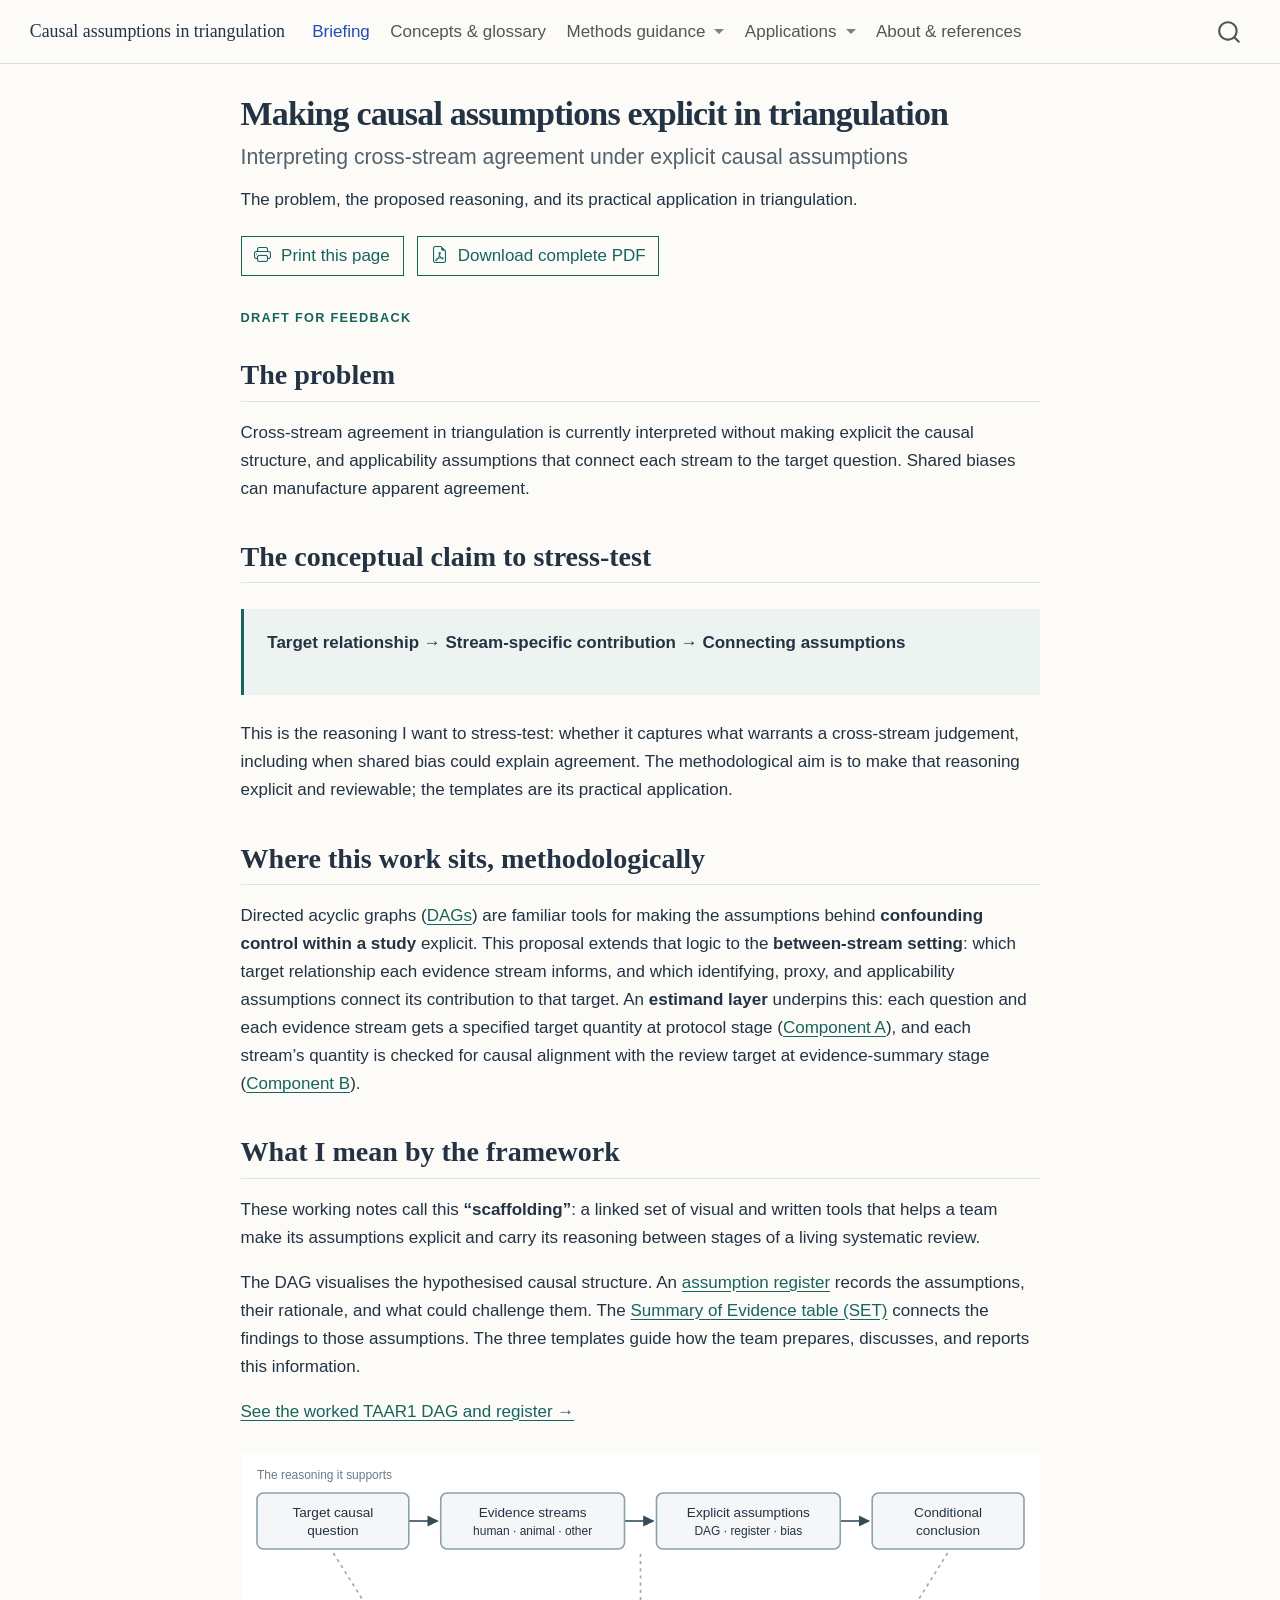
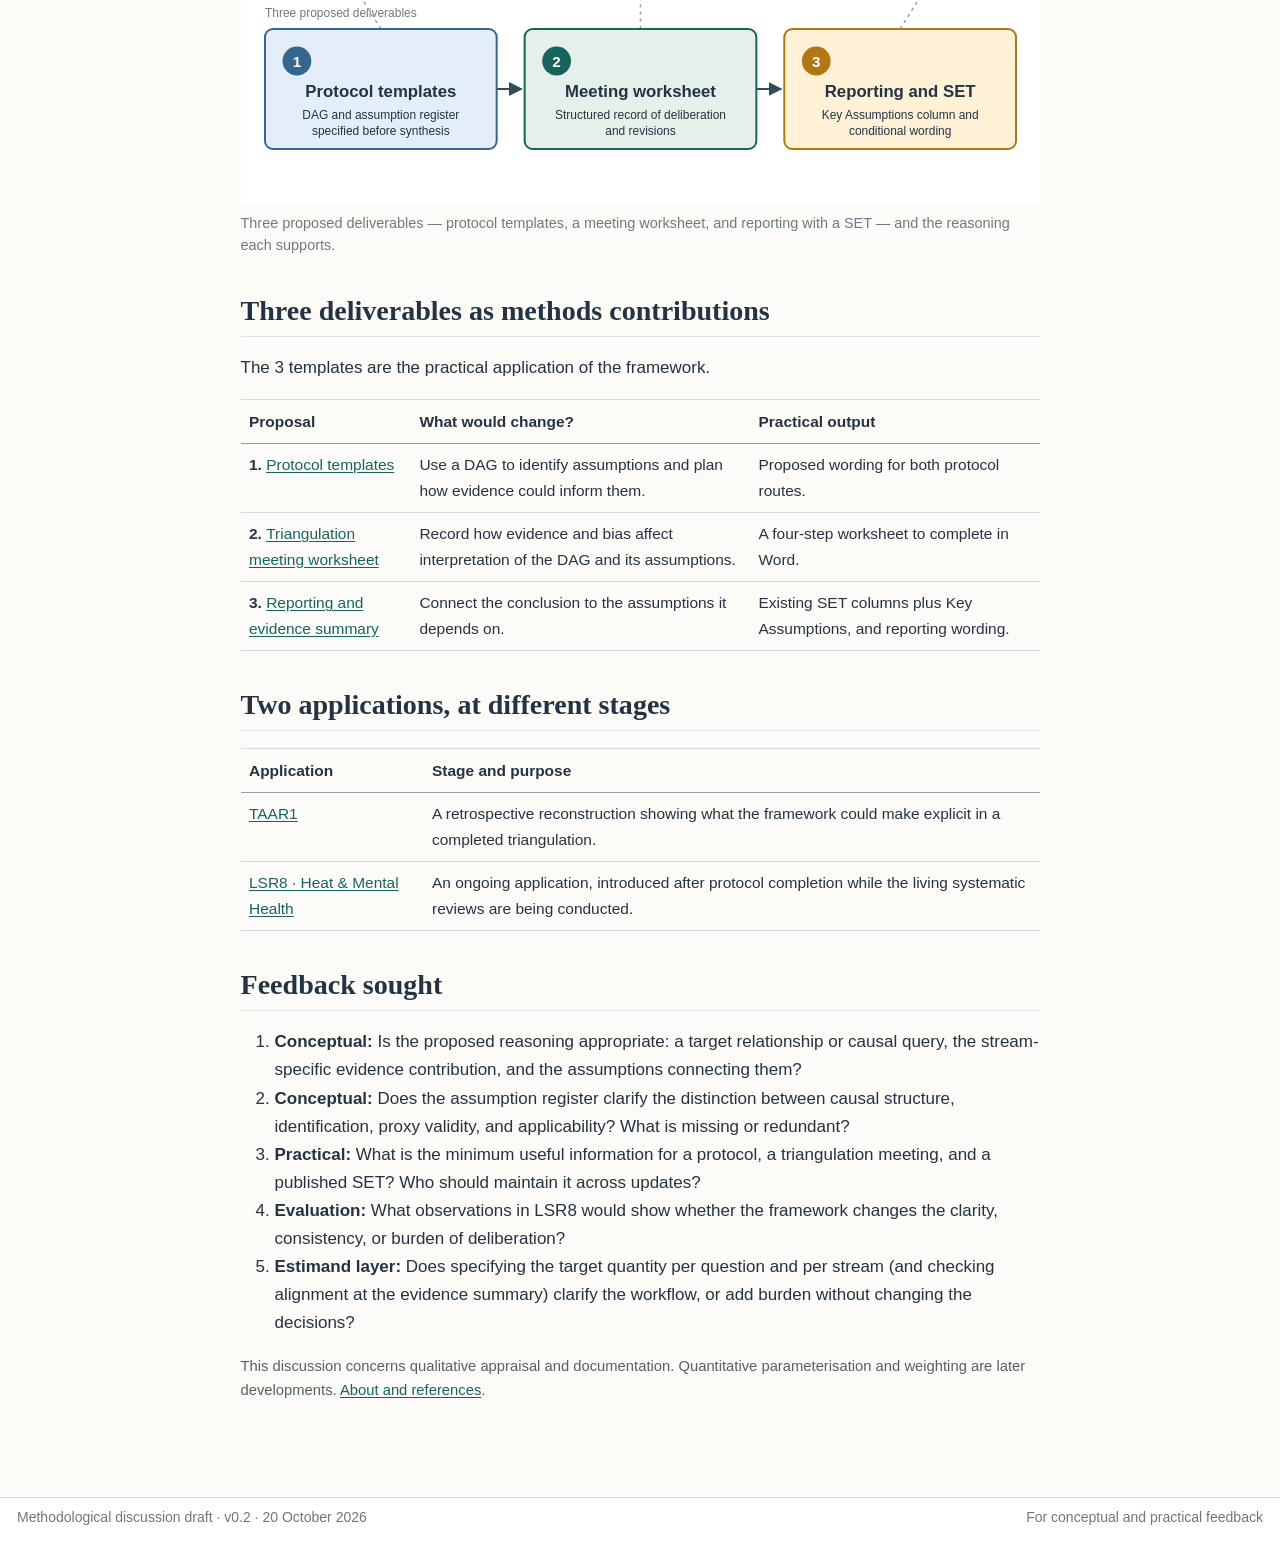
<file: index.html>
<!DOCTYPE html>
<html xmlns="http://www.w3.org/1999/xhtml" lang="en-GB" xml:lang="en-GB"><head>

<meta charset="utf-8">
<meta name="generator" content="quarto-1.9.37">

<meta name="viewport" content="width=device-width, initial-scale=1.0, user-scalable=yes">

<meta name="description" content="The problem, the proposed reasoning, and its practical application in triangulation.">

<title>Making causal assumptions explicit in triangulation – Causal assumptions in triangulation</title>
<style>
/* Default styles provided by pandoc.
** See https://pandoc.org/MANUAL.html#variables-for-html for config info.
*/
code{white-space: pre-wrap;}
span.smallcaps{font-variant: small-caps;}
div.columns{display: flex; gap: min(4vw, 1.5em);}
div.column{flex: auto; overflow-x: auto;}
div.hanging-indent{margin-left: 1.5em; text-indent: -1.5em;}
ul.task-list{list-style: none;}
ul.task-list li input[type="checkbox"] {
  width: 0.8em;
  margin: 0 0.8em 0.2em -1em; /* quarto-specific, see https://github.com/quarto-dev/quarto-cli/issues/4556 */ 
  vertical-align: middle;
}
</style>


<script src="site_libs/quarto-nav/quarto-nav.js"></script>
<script src="site_libs/quarto-nav/headroom.min.js"></script>
<script src="site_libs/clipboard/clipboard.min.js"></script>
<script src="site_libs/quarto-search/autocomplete.umd.js"></script>
<script src="site_libs/quarto-search/fuse.min.js"></script>
<script src="site_libs/quarto-search/quarto-search.js"></script>
<meta name="quarto:offset" content="./">
<script src="site_libs/quarto-html/quarto.js" type="module"></script>
<script src="site_libs/quarto-html/tabsets/tabsets.js" type="module"></script>
<script src="site_libs/quarto-html/popper.min.js"></script>
<script src="site_libs/quarto-html/tippy.umd.min.js"></script>
<script src="site_libs/quarto-html/anchor.min.js"></script>
<link href="site_libs/quarto-html/tippy.css" rel="stylesheet">
<link href="site_libs/quarto-html/quarto-syntax-highlighting-7f8f88aac4f3542376d5c11b86a4c14d.css" rel="stylesheet" id="quarto-text-highlighting-styles">
<script src="site_libs/bootstrap/bootstrap.min.js"></script>
<link href="site_libs/bootstrap/bootstrap-icons.css" rel="stylesheet">
<link href="site_libs/bootstrap/bootstrap-26d9cc88ab9604001aabd73cb1ea1d8f.min.css" rel="stylesheet" append-hash="true" id="quarto-bootstrap" data-mode="light">
<script id="quarto-search-options" type="application/json">{
  "location": "navbar",
  "copy-button": false,
  "collapse-after": 3,
  "panel-placement": "end",
  "type": "overlay",
  "limit": 50,
  "keyboard-shortcut": [
    "f",
    "/",
    "s"
  ],
  "show-item-context": false,
  "language": {
    "search-no-results-text": "No results",
    "search-matching-documents-text": "matching documents",
    "search-copy-link-title": "Copy link to search",
    "search-hide-matches-text": "Hide additional matches",
    "search-more-match-text": "more match in this document",
    "search-more-matches-text": "more matches in this document",
    "search-clear-button-title": "Clear",
    "search-text-placeholder": "",
    "search-detached-cancel-button-title": "Cancel",
    "search-submit-button-title": "Submit",
    "search-label": "Search"
  }
}</script>
<style>html{ scroll-behavior: smooth; }</style>


<link rel="stylesheet" href="assets/styles.css">
</head>

<body class="nav-fixed fullcontent quarto-light">

<div id="quarto-search-results"></div>
  <header id="quarto-header" class="headroom fixed-top">
    <nav class="navbar navbar-expand-lg " data-bs-theme="dark">
      <div class="navbar-container container-fluid">
      <div class="navbar-brand-container mx-auto">
    <a class="navbar-brand" href="./index.html">
    <span class="navbar-title">Causal assumptions in triangulation</span>
    </a>
  </div>
            <div id="quarto-search" class="" title="Search"></div>
          <button class="navbar-toggler" type="button" data-bs-toggle="collapse" data-bs-target="#navbarCollapse" aria-controls="navbarCollapse" role="menu" aria-expanded="false" aria-label="Toggle navigation" onclick="if (window.quartoToggleHeadroom) { window.quartoToggleHeadroom(); }">
  <span class="navbar-toggler-icon"></span>
</button>
          <div class="collapse navbar-collapse" id="navbarCollapse">
            <ul class="navbar-nav navbar-nav-scroll me-auto">
  <li class="nav-item">
    <a class="nav-link active" href="./index.html" aria-current="page"> 
<span class="menu-text">Briefing</span></a>
  </li>  
  <li class="nav-item">
    <a class="nav-link" href="./concepts.html"> 
<span class="menu-text">Concepts &amp; glossary</span></a>
  </li>  
  <li class="nav-item dropdown ">
    <a class="nav-link dropdown-toggle" href="#" id="nav-menu-methods-guidance" role="link" data-bs-toggle="dropdown" aria-expanded="false">
 <span class="menu-text">Methods guidance</span>
    </a>
    <ul class="dropdown-menu" aria-labelledby="nav-menu-methods-guidance">    
        <li>
    <a class="dropdown-item" href="./protocol.html">
 <span class="dropdown-text">Protocol templates</span></a>
  </li>  
        <li>
    <a class="dropdown-item" href="./worksheet.html">
 <span class="dropdown-text">Triangulation Meeting worksheet</span></a>
  </li>  
        <li>
    <a class="dropdown-item" href="./reporting.html">
 <span class="dropdown-text">Reporting &amp; SET extension</span></a>
  </li>  
    </ul>
  </li>
  <li class="nav-item dropdown ">
    <a class="nav-link dropdown-toggle" href="#" id="nav-menu-applications" role="link" data-bs-toggle="dropdown" aria-expanded="false">
 <span class="menu-text">Applications</span>
    </a>
    <ul class="dropdown-menu" aria-labelledby="nav-menu-applications">    
        <li>
    <a class="dropdown-item" href="./taar1.html">
 <span class="dropdown-text">TAAR1 · Retrospective</span></a>
  </li>  
        <li>
    <a class="dropdown-item" href="./lsr8.html">
 <span class="dropdown-text">LSR8 · Ongoing</span></a>
  </li>  
    </ul>
  </li>
  <li class="nav-item">
    <a class="nav-link" href="./sources.html"> 
<span class="menu-text">About &amp; references</span></a>
  </li>  
</ul>
          </div> <!-- /navcollapse -->
            <div class="quarto-navbar-tools">
</div>
      </div> <!-- /container-fluid -->
    </nav>
</header>
<!-- content -->
<div id="quarto-content" class="quarto-container page-columns page-rows-contents page-layout-article page-navbar">
<!-- sidebar -->
<!-- margin-sidebar -->
    
<!-- main -->
<main class="content" id="quarto-document-content">

<header id="title-block-header" class="quarto-title-block default">
<div class="quarto-title">
<h1 class="title">Making causal assumptions explicit in triangulation</h1>
<p class="subtitle lead">Interpreting cross-stream agreement under explicit causal assumptions</p>
</div>

<div>
  <div class="description">
    The problem, the proposed reasoning, and its practical application in triangulation.
  </div>
</div>


<div class="quarto-title-meta">

    
  
    
  </div>
  


</header>


<nav class="document-actions" aria-label="Print and download">
<button type="button" class="btn btn-outline-primary" data-print-page="">
<i class="bi bi-printer" aria-hidden="true"></i> Print this page
</button>
<a class="btn btn-outline-primary" href="downloads/causal-assumptions-complete.pdf" download=""><i class="bi bi-file-earmark-pdf" aria-hidden="true"></i> Download complete PDF</a>
</nav><div class="draft-label">
<p>DRAFT FOR FEEDBACK</p>
</div>
<section id="the-problem" class="level2">
<h2 class="anchored" data-anchor-id="the-problem">The problem</h2>
<p>Cross-stream agreement in triangulation is currently interpreted without making explicit the causal structure, and applicability assumptions that connect each stream to the target question. Shared biases can manufacture apparent agreement.</p>
</section>
<section id="the-conceptual-claim-to-stress-test" class="level2">
<h2 class="anchored" data-anchor-id="the-conceptual-claim-to-stress-test">The conceptual claim to stress-test</h2>
<div class="workflow-strip" aria-label="Proposed unit of reasoning">
<p><strong>Target relationship</strong> → <strong>Stream-specific contribution</strong> → <strong>Connecting assumptions</strong></p>
</div>
<p>This is the reasoning I want to stress-test: whether it captures what warrants a cross-stream judgement, including when shared bias could explain agreement. The methodological aim is to make that reasoning explicit and reviewable; the templates are its practical application.</p>
</section>
<section id="where-this-sits-methodologically" class="level2">
<h2 class="anchored" data-anchor-id="where-this-sits-methodologically">Where this work sits, methodologically</h2>
<p>Directed acyclic graphs (<a href="./concepts.html#term-dag">DAGs</a>) are familiar tools for making the assumptions behind <strong>confounding control within a study</strong> explicit. This proposal extends that logic to the <strong>between-stream setting</strong>: which target relationship each evidence stream informs, and which identifying, proxy, and applicability assumptions connect its contribution to that target. An <strong>estimand layer</strong> underpins this: each question and each evidence stream gets a specified target quantity at protocol stage (<a href="./protocol.html#specifying-the-target-quantity">Component A</a>), and each stream’s quantity is checked for causal alignment with the review target at evidence-summary stage (<a href="./worksheet.html#causal-alignment-assessment-within-the-four-steps">Component B</a>).</p>
</section>
<section id="what-i-mean-by-the-framework" class="level2">
<h2 class="anchored" data-anchor-id="what-i-mean-by-the-framework">What I mean by the framework</h2>
<p>These working notes call this <strong>“scaffolding”</strong>: a linked set of visual and written tools that helps a team make its assumptions explicit and carry its reasoning between stages of a living systematic review.</p>
<p>The DAG visualises the hypothesised causal structure. An <strong><a href="./concepts.html#term-assumption-register">assumption register</a></strong> records the assumptions, their rationale, and what could challenge them. The <strong><a href="./concepts.html#term-set">Summary of Evidence table (SET)</a></strong> connects the findings to those assumptions. The three templates guide how the team prepares, discusses, and reports this information.</p>
<p><a href="./taar1.html#taar1-dag">See the worked TAAR1 DAG and register →</a></p>
<div class="quarto-figure quarto-figure-center">
<figure class="figure">
<p><img src="assets/dags/deliverables_schematic.svg" class="img-fluid figure-img"></p>
<figcaption>Three proposed deliverables — protocol templates, a meeting worksheet, and reporting with a SET — and the reasoning each supports.</figcaption>
</figure>
</div>
</section>
<section id="three-deliverables-as-methods-contributions" class="level2">
<h2 class="anchored" data-anchor-id="three-deliverables-as-methods-contributions">Three deliverables as methods contributions</h2>
<p>The 3 templates are the practical application of the framework.</p>
<table class="caption-top table">
<thead>
<tr class="header">
<th>Proposal</th>
<th>What would change?</th>
<th>Practical output</th>
</tr>
</thead>
<tbody>
<tr class="odd">
<td><strong>1. <a href="./protocol.html">Protocol templates</a></strong></td>
<td>Use a DAG to identify assumptions and plan how evidence could inform them.</td>
<td>Proposed wording for both protocol routes.</td>
</tr>
<tr class="even">
<td><strong>2. <a href="./worksheet.html">Triangulation meeting worksheet</a></strong></td>
<td>Record how evidence and bias affect interpretation of the DAG and its assumptions.</td>
<td>A four-step worksheet to complete in Word.</td>
</tr>
<tr class="odd">
<td><strong>3. <a href="./reporting.html">Reporting and evidence summary</a></strong></td>
<td>Connect the conclusion to the assumptions it depends on.</td>
<td>Existing SET columns plus Key Assumptions, and reporting wording.</td>
</tr>
</tbody>
</table>
</section>
<section id="two-applications-at-different-stages" class="level2">
<h2 class="anchored" data-anchor-id="two-applications-at-different-stages">Two applications, at different stages</h2>
<table class="caption-top table">
<thead>
<tr class="header">
<th>Application</th>
<th>Stage and purpose</th>
</tr>
</thead>
<tbody>
<tr class="odd">
<td><strong><a href="./taar1.html">TAAR1</a></strong></td>
<td>A retrospective reconstruction showing what the framework could make explicit in a completed triangulation.</td>
</tr>
<tr class="even">
<td><strong><a href="./lsr8.html">LSR8 · Heat &amp; Mental Health</a></strong></td>
<td>An ongoing application, introduced after protocol completion while the living systematic reviews are being conducted.</td>
</tr>
</tbody>
</table>
</section>
<section id="feedback-sought" class="level2">
<h2 class="anchored" data-anchor-id="feedback-sought">Feedback sought</h2>
<ol type="1">
<li><strong>Conceptual:</strong> Is the proposed reasoning appropriate: a target relationship or causal query, the stream-specific evidence contribution, and the assumptions connecting them?</li>
<li><strong>Conceptual:</strong> Does the assumption register clarify the distinction between causal structure, identification, proxy validity, and applicability? What is missing or redundant?</li>
<li><strong>Practical:</strong> What is the minimum useful information for a protocol, a triangulation meeting, and a published SET? Who should maintain it across updates?</li>
<li><strong>Evaluation:</strong> What observations in LSR8 would show whether the framework changes the clarity, consistency, or burden of deliberation?</li>
<li><strong>Estimand layer:</strong> Does specifying the target quantity per question and per stream (and checking alignment at the evidence summary) clarify the workflow, or add burden without changing the decisions?</li>
</ol>
<div class="small-note">
<p>This discussion concerns qualitative appraisal and documentation. Quantitative parameterisation and weighting are later developments. <a href="./sources.html">About and references</a>.</p>
</div>


</section>

</main> <!-- /main -->
<script src="assets/print.js" defer=""></script>
<script id="quarto-html-after-body" type="application/javascript">
  window.document.addEventListener("DOMContentLoaded", function (event) {
    const icon = "";
    const anchorJS = new window.AnchorJS();
    anchorJS.options = {
      placement: 'right',
      icon: icon
    };
    anchorJS.add('.anchored');
    const isCodeAnnotation = (el) => {
      for (const clz of el.classList) {
        if (clz.startsWith('code-annotation-')) {                     
          return true;
        }
      }
      return false;
    }
    const onCopySuccess = function(e) {
      // button target
      const button = e.trigger;
      // don't keep focus
      button.blur();
      // flash "checked"
      button.classList.add('code-copy-button-checked');
      var currentTitle = button.getAttribute("title");
      button.setAttribute("title", "Copied!");
      let tooltip;
      if (window.bootstrap) {
        button.setAttribute("data-bs-toggle", "tooltip");
        button.setAttribute("data-bs-placement", "left");
        button.setAttribute("data-bs-title", "Copied!");
        tooltip = new bootstrap.Tooltip(button, 
          { trigger: "manual", 
            customClass: "code-copy-button-tooltip",
            offset: [0, -8]});
        tooltip.show();    
      }
      setTimeout(function() {
        if (tooltip) {
          tooltip.hide();
          button.removeAttribute("data-bs-title");
          button.removeAttribute("data-bs-toggle");
          button.removeAttribute("data-bs-placement");
        }
        button.setAttribute("title", currentTitle);
        button.classList.remove('code-copy-button-checked');
      }, 1000);
      // clear code selection
      e.clearSelection();
    }
    const getTextToCopy = function(trigger) {
      const outerScaffold = trigger.parentElement.cloneNode(true);
      const codeEl = outerScaffold.querySelector('code');
      for (const childEl of codeEl.children) {
        if (isCodeAnnotation(childEl)) {
          childEl.remove();
        }
      }
      return codeEl.innerText;
    }
    const clipboard = new window.ClipboardJS('.code-copy-button:not([data-in-quarto-modal])', {
      text: getTextToCopy
    });
    clipboard.on('success', onCopySuccess);
    if (window.document.getElementById('quarto-embedded-source-code-modal')) {
      const clipboardModal = new window.ClipboardJS('.code-copy-button[data-in-quarto-modal]', {
        text: getTextToCopy,
        container: window.document.getElementById('quarto-embedded-source-code-modal')
      });
      clipboardModal.on('success', onCopySuccess);
    }
      var localhostRegex = new RegExp(/^(?:http|https):\/\/localhost\:?[0-9]*\//);
      var mailtoRegex = new RegExp(/^mailto:/);
        var filterRegex = new RegExp("https:\/\/abannachbrown\.github\.io\/triangulation-framework\/");
      var isInternal = (href) => {
          return filterRegex.test(href) || localhostRegex.test(href) || mailtoRegex.test(href);
      }
      // Inspect non-navigation links and adorn them if external
     var links = window.document.querySelectorAll('a[href]:not(.nav-link):not(.navbar-brand):not(.toc-action):not(.sidebar-link):not(.sidebar-item-toggle):not(.pagination-link):not(.no-external):not([aria-hidden]):not(.dropdown-item):not(.quarto-navigation-tool):not(.about-link)');
      for (var i=0; i<links.length; i++) {
        const link = links[i];
        if (!isInternal(link.href)) {
          // undo the damage that might have been done by quarto-nav.js in the case of
          // links that we want to consider external
          if (link.dataset.originalHref !== undefined) {
            link.href = link.dataset.originalHref;
          }
            // target, if specified
            link.setAttribute("target", "_blank");
            if (link.getAttribute("rel") === null) {
              link.setAttribute("rel", "noopener");
            }
        }
      }
    function tippyHover(el, contentFn, onTriggerFn, onUntriggerFn) {
      const config = {
        allowHTML: true,
        maxWidth: 500,
        delay: 100,
        arrow: false,
        appendTo: function(el) {
            return el.parentElement;
        },
        interactive: true,
        interactiveBorder: 10,
        theme: 'quarto',
        placement: 'bottom-start',
      };
      if (contentFn) {
        config.content = contentFn;
      }
      if (onTriggerFn) {
        config.onTrigger = onTriggerFn;
      }
      if (onUntriggerFn) {
        config.onUntrigger = onUntriggerFn;
      }
      window.tippy(el, config); 
    }
    const noterefs = window.document.querySelectorAll('a[role="doc-noteref"]');
    for (var i=0; i<noterefs.length; i++) {
      const ref = noterefs[i];
      tippyHover(ref, function() {
        // use id or data attribute instead here
        let href = ref.getAttribute('data-footnote-href') || ref.getAttribute('href');
        try { href = new URL(href).hash; } catch {}
        const id = href.replace(/^#\/?/, "");
        const note = window.document.getElementById(id);
        if (note) {
          return note.innerHTML;
        } else {
          return "";
        }
      });
    }
    const xrefs = window.document.querySelectorAll('a.quarto-xref');
    const processXRef = (id, note) => {
      // Strip column container classes
      const stripColumnClz = (el) => {
        el.classList.remove("page-full", "page-columns");
        if (el.children) {
          for (const child of el.children) {
            stripColumnClz(child);
          }
        }
      }
      stripColumnClz(note)
      if (id === null || id.startsWith('sec-')) {
        // Special case sections, only their first couple elements
        const container = document.createElement("div");
        if (note.children && note.children.length > 2) {
          container.appendChild(note.children[0].cloneNode(true));
          for (let i = 1; i < note.children.length; i++) {
            const child = note.children[i];
            if (child.tagName === "P" && child.innerText === "") {
              continue;
            } else {
              container.appendChild(child.cloneNode(true));
              break;
            }
          }
          if (window.Quarto?.typesetMath) {
            window.Quarto.typesetMath(container);
          }
          return container.innerHTML
        } else {
          if (window.Quarto?.typesetMath) {
            window.Quarto.typesetMath(note);
          }
          return note.innerHTML;
        }
      } else {
        // Remove any anchor links if they are present
        const anchorLink = note.querySelector('a.anchorjs-link');
        if (anchorLink) {
          anchorLink.remove();
        }
        if (window.Quarto?.typesetMath) {
          window.Quarto.typesetMath(note);
        }
        if (note.classList.contains("callout")) {
          return note.outerHTML;
        } else {
          return note.innerHTML;
        }
      }
    }
    for (var i=0; i<xrefs.length; i++) {
      const xref = xrefs[i];
      tippyHover(xref, undefined, function(instance) {
        instance.disable();
        let url = xref.getAttribute('href');
        let hash = undefined; 
        if (url.startsWith('#')) {
          hash = url;
        } else {
          try { hash = new URL(url).hash; } catch {}
        }
        if (hash) {
          const id = hash.replace(/^#\/?/, "");
          const note = window.document.getElementById(id);
          if (note !== null) {
            try {
              const html = processXRef(id, note.cloneNode(true));
              instance.setContent(html);
            } finally {
              instance.enable();
              instance.show();
            }
          } else {
            // See if we can fetch this
            fetch(url.split('#')[0])
            .then(res => res.text())
            .then(html => {
              const parser = new DOMParser();
              const htmlDoc = parser.parseFromString(html, "text/html");
              const note = htmlDoc.getElementById(id);
              if (note !== null) {
                const html = processXRef(id, note);
                instance.setContent(html);
              } 
            }).finally(() => {
              instance.enable();
              instance.show();
            });
          }
        } else {
          // See if we can fetch a full url (with no hash to target)
          // This is a special case and we should probably do some content thinning / targeting
          fetch(url)
          .then(res => res.text())
          .then(html => {
            const parser = new DOMParser();
            const htmlDoc = parser.parseFromString(html, "text/html");
            const note = htmlDoc.querySelector('main.content');
            if (note !== null) {
              // This should only happen for chapter cross references
              // (since there is no id in the URL)
              // remove the first header
              if (note.children.length > 0 && note.children[0].tagName === "HEADER") {
                note.children[0].remove();
              }
              const html = processXRef(null, note);
              instance.setContent(html);
            } 
          }).finally(() => {
            instance.enable();
            instance.show();
          });
        }
      }, function(instance) {
      });
    }
        let selectedAnnoteEl;
        const selectorForAnnotation = ( cell, annotation) => {
          let cellAttr = 'data-code-cell="' + cell + '"';
          let lineAttr = 'data-code-annotation="' +  annotation + '"';
          const selector = 'span[' + cellAttr + '][' + lineAttr + ']';
          return selector;
        }
        const selectCodeLines = (annoteEl) => {
          const doc = window.document;
          const targetCell = annoteEl.getAttribute("data-target-cell");
          const targetAnnotation = annoteEl.getAttribute("data-target-annotation");
          const annoteSpan = window.document.querySelector(selectorForAnnotation(targetCell, targetAnnotation));
          const lines = annoteSpan.getAttribute("data-code-lines").split(",");
          const lineIds = lines.map((line) => {
            return targetCell + "-" + line;
          })
          let top = null;
          let height = null;
          let parent = null;
          if (lineIds.length > 0) {
              //compute the position of the single el (top and bottom and make a div)
              const el = window.document.getElementById(lineIds[0]);
              top = el.offsetTop;
              height = el.offsetHeight;
              parent = el.parentElement.parentElement;
            if (lineIds.length > 1) {
              const lastEl = window.document.getElementById(lineIds[lineIds.length - 1]);
              const bottom = lastEl.offsetTop + lastEl.offsetHeight;
              height = bottom - top;
            }
            if (top !== null && height !== null && parent !== null) {
              // cook up a div (if necessary) and position it 
              let div = window.document.getElementById("code-annotation-line-highlight");
              if (div === null) {
                div = window.document.createElement("div");
                div.setAttribute("id", "code-annotation-line-highlight");
                div.style.position = 'absolute';
                parent.appendChild(div);
              }
              div.style.top = top - 2 + "px";
              div.style.height = height + 4 + "px";
              div.style.left = 0;
              let gutterDiv = window.document.getElementById("code-annotation-line-highlight-gutter");
              if (gutterDiv === null) {
                gutterDiv = window.document.createElement("div");
                gutterDiv.setAttribute("id", "code-annotation-line-highlight-gutter");
                gutterDiv.style.position = 'absolute';
                const codeCell = window.document.getElementById(targetCell);
                const gutter = codeCell.querySelector('.code-annotation-gutter');
                gutter.appendChild(gutterDiv);
              }
              gutterDiv.style.top = top - 2 + "px";
              gutterDiv.style.height = height + 4 + "px";
            }
            selectedAnnoteEl = annoteEl;
          }
        };
        const unselectCodeLines = () => {
          const elementsIds = ["code-annotation-line-highlight", "code-annotation-line-highlight-gutter"];
          elementsIds.forEach((elId) => {
            const div = window.document.getElementById(elId);
            if (div) {
              div.remove();
            }
          });
          selectedAnnoteEl = undefined;
        };
          // Handle positioning of the toggle
      window.addEventListener(
        "resize",
        throttle(() => {
          elRect = undefined;
          if (selectedAnnoteEl) {
            selectCodeLines(selectedAnnoteEl);
          }
        }, 10)
      );
      function throttle(fn, ms) {
      let throttle = false;
      let timer;
        return (...args) => {
          if(!throttle) { // first call gets through
              fn.apply(this, args);
              throttle = true;
          } else { // all the others get throttled
              if(timer) clearTimeout(timer); // cancel #2
              timer = setTimeout(() => {
                fn.apply(this, args);
                timer = throttle = false;
              }, ms);
          }
        };
      }
        // Attach click handler to the DT
        const annoteDls = window.document.querySelectorAll('dt[data-target-cell]');
        for (const annoteDlNode of annoteDls) {
          annoteDlNode.addEventListener('click', (event) => {
            const clickedEl = event.target;
            if (clickedEl !== selectedAnnoteEl) {
              unselectCodeLines();
              const activeEl = window.document.querySelector('dt[data-target-cell].code-annotation-active');
              if (activeEl) {
                activeEl.classList.remove('code-annotation-active');
              }
              selectCodeLines(clickedEl);
              clickedEl.classList.add('code-annotation-active');
            } else {
              // Unselect the line
              unselectCodeLines();
              clickedEl.classList.remove('code-annotation-active');
            }
          });
        }
    const findCites = (el) => {
      const parentEl = el.parentElement;
      if (parentEl) {
        const cites = parentEl.dataset.cites;
        if (cites) {
          return {
            el,
            cites: cites.split(' ')
          };
        } else {
          return findCites(el.parentElement)
        }
      } else {
        return undefined;
      }
    };
    var bibliorefs = window.document.querySelectorAll('a[role="doc-biblioref"]');
    for (var i=0; i<bibliorefs.length; i++) {
      const ref = bibliorefs[i];
      const citeInfo = findCites(ref);
      if (citeInfo) {
        tippyHover(citeInfo.el, function() {
          var popup = window.document.createElement('div');
          citeInfo.cites.forEach(function(cite) {
            var citeDiv = window.document.createElement('div');
            citeDiv.classList.add('hanging-indent');
            citeDiv.classList.add('csl-entry');
            var biblioDiv = window.document.getElementById('ref-' + cite);
            if (biblioDiv) {
              citeDiv.innerHTML = biblioDiv.innerHTML;
            }
            popup.appendChild(citeDiv);
          });
          return popup.innerHTML;
        });
      }
    }
  });
  </script>
</div> <!-- /content -->
<footer class="footer">
  <div class="nav-footer">
    <div class="nav-footer-left">
<p>Methodological discussion draft · v0.2 · 20 October 2026</p>
</div>   
    <div class="nav-footer-center">
      &nbsp;
    </div>
    <div class="nav-footer-right">
<p>For conceptual and practical feedback</p>
</div>
  </div>
</footer>




<script src="site_libs/quarto-html/zenscroll-min.js"></script>
</body></html>
</file>
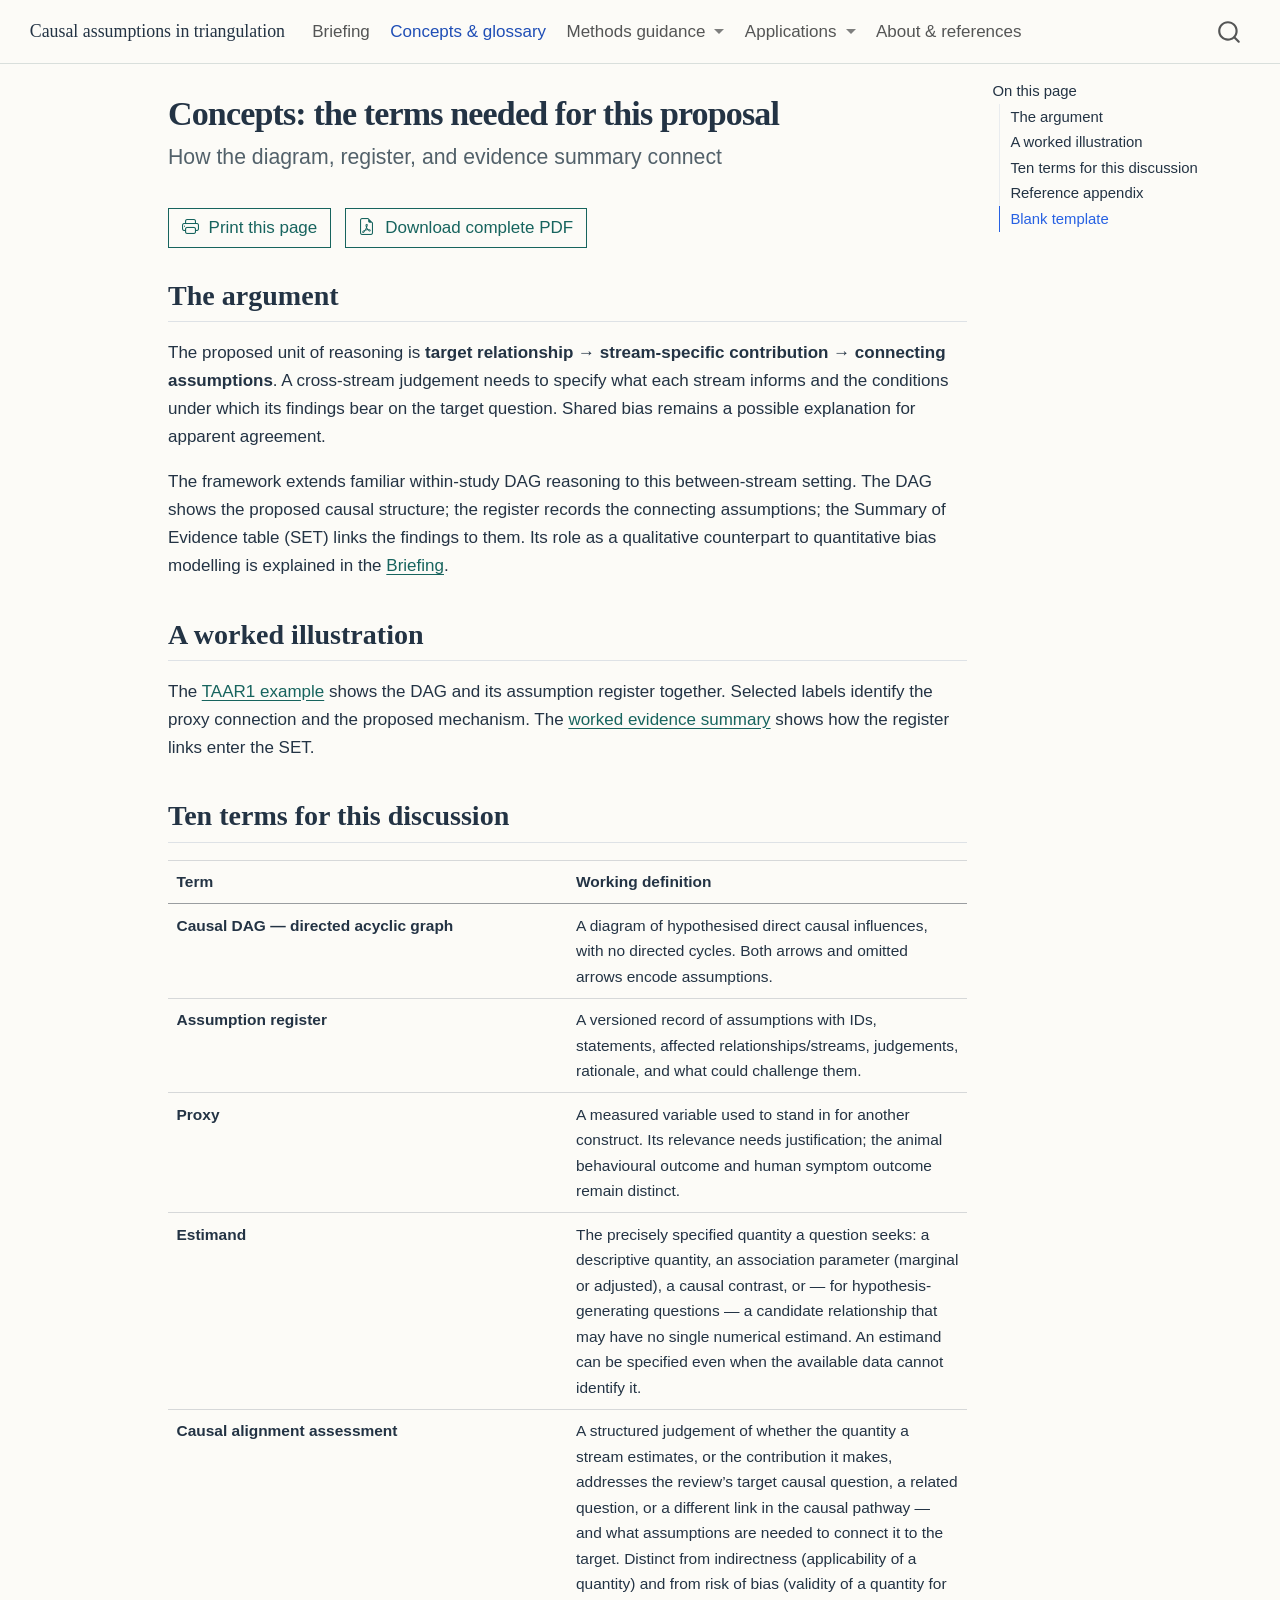
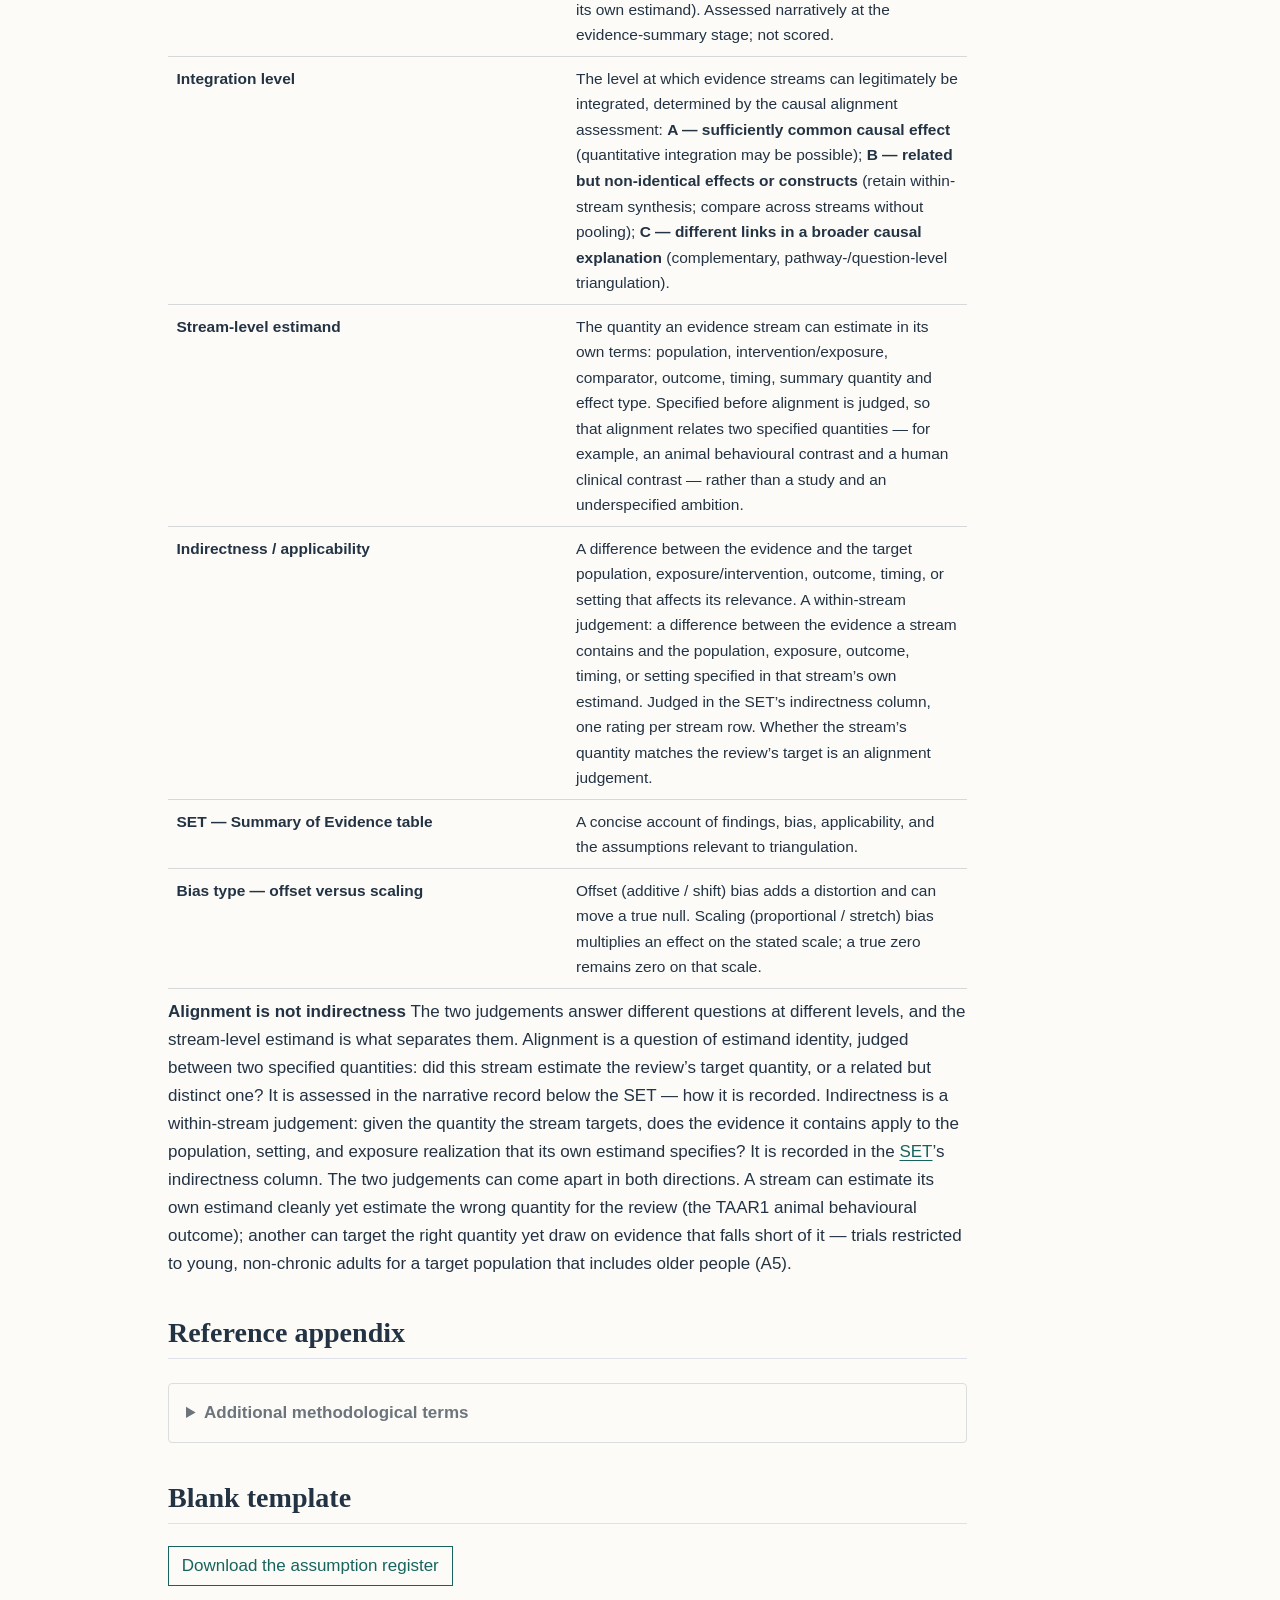
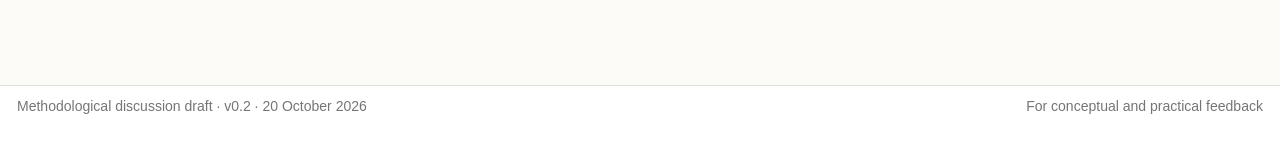
<file: concepts.html>
<!DOCTYPE html>
<html xmlns="http://www.w3.org/1999/xhtml" lang="en-GB" xml:lang="en-GB"><head>

<meta charset="utf-8">
<meta name="generator" content="quarto-1.9.37">

<meta name="viewport" content="width=device-width, initial-scale=1.0, user-scalable=yes">


<title>Concepts: the terms needed for this proposal – Causal assumptions in triangulation</title>
<style>
/* Default styles provided by pandoc.
** See https://pandoc.org/MANUAL.html#variables-for-html for config info.
*/
code{white-space: pre-wrap;}
span.smallcaps{font-variant: small-caps;}
div.columns{display: flex; gap: min(4vw, 1.5em);}
div.column{flex: auto; overflow-x: auto;}
div.hanging-indent{margin-left: 1.5em; text-indent: -1.5em;}
ul.task-list{list-style: none;}
ul.task-list li input[type="checkbox"] {
  width: 0.8em;
  margin: 0 0.8em 0.2em -1em; /* quarto-specific, see https://github.com/quarto-dev/quarto-cli/issues/4556 */ 
  vertical-align: middle;
}
</style>


<script src="site_libs/quarto-nav/quarto-nav.js"></script>
<script src="site_libs/quarto-nav/headroom.min.js"></script>
<script src="site_libs/clipboard/clipboard.min.js"></script>
<script src="site_libs/quarto-search/autocomplete.umd.js"></script>
<script src="site_libs/quarto-search/fuse.min.js"></script>
<script src="site_libs/quarto-search/quarto-search.js"></script>
<meta name="quarto:offset" content="./">
<script src="site_libs/quarto-html/quarto.js" type="module"></script>
<script src="site_libs/quarto-html/tabsets/tabsets.js" type="module"></script>
<script src="site_libs/quarto-html/popper.min.js"></script>
<script src="site_libs/quarto-html/tippy.umd.min.js"></script>
<script src="site_libs/quarto-html/anchor.min.js"></script>
<link href="site_libs/quarto-html/tippy.css" rel="stylesheet">
<link href="site_libs/quarto-html/quarto-syntax-highlighting-7f8f88aac4f3542376d5c11b86a4c14d.css" rel="stylesheet" id="quarto-text-highlighting-styles">
<script src="site_libs/bootstrap/bootstrap.min.js"></script>
<link href="site_libs/bootstrap/bootstrap-icons.css" rel="stylesheet">
<link href="site_libs/bootstrap/bootstrap-26d9cc88ab9604001aabd73cb1ea1d8f.min.css" rel="stylesheet" append-hash="true" id="quarto-bootstrap" data-mode="light">
<script id="quarto-search-options" type="application/json">{
  "location": "navbar",
  "copy-button": false,
  "collapse-after": 3,
  "panel-placement": "end",
  "type": "overlay",
  "limit": 50,
  "keyboard-shortcut": [
    "f",
    "/",
    "s"
  ],
  "show-item-context": false,
  "language": {
    "search-no-results-text": "No results",
    "search-matching-documents-text": "matching documents",
    "search-copy-link-title": "Copy link to search",
    "search-hide-matches-text": "Hide additional matches",
    "search-more-match-text": "more match in this document",
    "search-more-matches-text": "more matches in this document",
    "search-clear-button-title": "Clear",
    "search-text-placeholder": "",
    "search-detached-cancel-button-title": "Cancel",
    "search-submit-button-title": "Submit",
    "search-label": "Search"
  }
}</script>
<style>html{ scroll-behavior: smooth; }</style>


<link rel="stylesheet" href="assets/styles.css">
</head>

<body class="nav-fixed quarto-light">

<div id="quarto-search-results"></div>
  <header id="quarto-header" class="headroom fixed-top">
    <nav class="navbar navbar-expand-lg " data-bs-theme="dark">
      <div class="navbar-container container-fluid">
      <div class="navbar-brand-container mx-auto">
    <a class="navbar-brand" href="./index.html">
    <span class="navbar-title">Causal assumptions in triangulation</span>
    </a>
  </div>
            <div id="quarto-search" class="" title="Search"></div>
          <button class="navbar-toggler" type="button" data-bs-toggle="collapse" data-bs-target="#navbarCollapse" aria-controls="navbarCollapse" role="menu" aria-expanded="false" aria-label="Toggle navigation" onclick="if (window.quartoToggleHeadroom) { window.quartoToggleHeadroom(); }">
  <span class="navbar-toggler-icon"></span>
</button>
          <div class="collapse navbar-collapse" id="navbarCollapse">
            <ul class="navbar-nav navbar-nav-scroll me-auto">
  <li class="nav-item">
    <a class="nav-link" href="./index.html"> 
<span class="menu-text">Briefing</span></a>
  </li>  
  <li class="nav-item">
    <a class="nav-link active" href="./concepts.html" aria-current="page"> 
<span class="menu-text">Concepts &amp; glossary</span></a>
  </li>  
  <li class="nav-item dropdown ">
    <a class="nav-link dropdown-toggle" href="#" id="nav-menu-methods-guidance" role="link" data-bs-toggle="dropdown" aria-expanded="false">
 <span class="menu-text">Methods guidance</span>
    </a>
    <ul class="dropdown-menu" aria-labelledby="nav-menu-methods-guidance">    
        <li>
    <a class="dropdown-item" href="./protocol.html">
 <span class="dropdown-text">Protocol templates</span></a>
  </li>  
        <li>
    <a class="dropdown-item" href="./worksheet.html">
 <span class="dropdown-text">Triangulation Meeting worksheet</span></a>
  </li>  
        <li>
    <a class="dropdown-item" href="./reporting.html">
 <span class="dropdown-text">Reporting &amp; SET extension</span></a>
  </li>  
    </ul>
  </li>
  <li class="nav-item dropdown ">
    <a class="nav-link dropdown-toggle" href="#" id="nav-menu-applications" role="link" data-bs-toggle="dropdown" aria-expanded="false">
 <span class="menu-text">Applications</span>
    </a>
    <ul class="dropdown-menu" aria-labelledby="nav-menu-applications">    
        <li>
    <a class="dropdown-item" href="./taar1.html">
 <span class="dropdown-text">TAAR1 · Retrospective</span></a>
  </li>  
        <li>
    <a class="dropdown-item" href="./lsr8.html">
 <span class="dropdown-text">LSR8 · Ongoing</span></a>
  </li>  
    </ul>
  </li>
  <li class="nav-item">
    <a class="nav-link" href="./sources.html"> 
<span class="menu-text">About &amp; references</span></a>
  </li>  
</ul>
          </div> <!-- /navcollapse -->
            <div class="quarto-navbar-tools">
</div>
      </div> <!-- /container-fluid -->
    </nav>
</header>
<!-- content -->
<div id="quarto-content" class="quarto-container page-columns page-rows-contents page-layout-article page-navbar">
<!-- sidebar -->
<!-- margin-sidebar -->
    <div id="quarto-margin-sidebar" class="sidebar margin-sidebar">
        <nav id="TOC" role="doc-toc" class="toc-active">
    <h2 id="toc-title">On this page</h2>
   
  <ul class="collapse">
  <li><a href="#the-argument" id="toc-the-argument" class="nav-link active" data-scroll-target="#the-argument">The argument</a></li>
  <li><a href="#worked-register" id="toc-worked-register" class="nav-link" data-scroll-target="#worked-register">A worked illustration</a></li>
  <li><a href="#ten-terms-for-this-discussion" id="toc-ten-terms-for-this-discussion" class="nav-link" data-scroll-target="#ten-terms-for-this-discussion">Ten terms for this discussion</a></li>
  <li><a href="#reference-appendix" id="toc-reference-appendix" class="nav-link" data-scroll-target="#reference-appendix">Reference appendix</a></li>
  <li><a href="#blank-template" id="toc-blank-template" class="nav-link" data-scroll-target="#blank-template">Blank template</a></li>
  </ul>
</nav>
    </div>
<!-- main -->
<main class="content" id="quarto-document-content">

<header id="title-block-header" class="quarto-title-block default">
<div class="quarto-title">
<h1 class="title">Concepts: the terms needed for this proposal</h1>
<p class="subtitle lead">How the diagram, register, and evidence summary connect</p>
</div>



<div class="quarto-title-meta">

    
  
    
  </div>
  


</header>

<nav class="document-actions" aria-label="Print and download">
<button type="button" class="btn btn-outline-primary" data-print-page="">
<i class="bi bi-printer" aria-hidden="true"></i> Print this page
</button>
<a class="btn btn-outline-primary" href="downloads/causal-assumptions-complete.pdf" download=""><i class="bi bi-file-earmark-pdf" aria-hidden="true"></i> Download complete PDF</a>
</nav>
<section id="the-argument" class="level2">
<h2 class="anchored" data-anchor-id="the-argument">The argument</h2>
<p>The proposed unit of reasoning is <strong>target relationship → stream-specific contribution → connecting assumptions</strong>. A cross-stream judgement needs to specify what each stream informs and the conditions under which its findings bear on the target question. Shared bias remains a possible explanation for apparent agreement.</p>
<p>The framework extends familiar within-study DAG reasoning to this between-stream setting. The DAG shows the proposed causal structure; the register records the connecting assumptions; the Summary of Evidence table (SET) links the findings to them. Its role as a qualitative counterpart to quantitative bias modelling is explained in the <a href="./index.html#where-this-sits-methodologically">Briefing</a>.</p>
</section>
<section id="worked-register" class="level2">
<h2 class="anchored" data-anchor-id="worked-register">A worked illustration</h2>
<p>The <a href="./taar1.html#taar1-dag">TAAR1 example</a> shows the DAG and its assumption register together. Selected labels identify the proxy connection and the proposed mechanism. The <a href="./reporting.html#worked-set">worked evidence summary</a> shows how the register links enter the SET.</p>
</section>
<section id="ten-terms-for-this-discussion" class="level2">
<h2 class="anchored" data-anchor-id="ten-terms-for-this-discussion">Ten terms for this discussion</h2>
<table class="caption-top table">
<colgroup>
<col style="width: 50%">
<col style="width: 50%">
</colgroup>
<thead>
<tr class="header">
<th>Term</th>
<th>Working definition</th>
</tr>
</thead>
<tbody>
<tr class="odd">
<td><span id="term-dag"><strong>Causal DAG — directed acyclic graph</strong></span></td>
<td>A diagram of hypothesised direct causal influences, with no directed cycles. Both arrows and omitted arrows encode assumptions.</td>
</tr>
<tr class="even">
<td><span id="term-assumption-register"><strong>Assumption register</strong></span></td>
<td>A versioned record of assumptions with IDs, statements, affected relationships/streams, judgements, rationale, and what could challenge them.</td>
</tr>
<tr class="odd">
<td><span id="term-proxy"><strong>Proxy</strong></span></td>
<td>A measured variable used to stand in for another construct. Its relevance needs justification; the animal behavioural outcome and human symptom outcome remain distinct.</td>
</tr>
<tr class="even">
<td><span id="term-estimand"><strong>Estimand</strong></span></td>
<td>The precisely specified quantity a question seeks: a descriptive quantity, an association parameter (marginal or adjusted), a causal contrast, or — for hypothesis-generating questions — a candidate relationship that may have no single numerical estimand. An estimand can be specified even when the available data cannot identify it.</td>
</tr>
<tr class="odd">
<td><span id="term-alignment"><strong>Causal alignment assessment</strong></span></td>
<td>A structured judgement of whether the quantity a stream estimates, or the contribution it makes, addresses the review’s target causal question, a related question, or a different link in the causal pathway — and what assumptions are needed to connect it to the target. Distinct from indirectness (applicability of a quantity) and from risk of bias (validity of a quantity for its own estimand). Assessed narratively at the evidence-summary stage; not scored.</td>
</tr>
<tr class="even">
<td><span id="term-integration-level"><strong>Integration level</strong></span></td>
<td>The level at which evidence streams can legitimately be integrated, determined by the causal alignment assessment: <strong>A — sufficiently common causal effect</strong> (quantitative integration may be possible); <strong>B — related but non-identical effects or constructs</strong> (retain within-stream synthesis; compare across streams without pooling); <strong>C — different links in a broader causal explanation</strong> (complementary, pathway-/question-level triangulation).</td>
</tr>
<tr class="odd">
<td><span id="term-stream-estimand"><strong>Stream-level estimand</strong></span></td>
<td>The quantity an evidence stream can estimate in its own terms: population, intervention/exposure, comparator, outcome, timing, summary quantity and effect type. Specified before alignment is judged, so that alignment relates two specified quantities — for example, an animal behavioural contrast and a human clinical contrast — rather than a study and an underspecified ambition.</td>
</tr>
<tr class="even">
<td><span id="term-indirectness"><strong>Indirectness / applicability</strong></span></td>
<td>A difference between the evidence and the target population, exposure/intervention, outcome, timing, or setting that affects its relevance. A within-stream judgement: a difference between the evidence a stream contains and the population, exposure, outcome, timing, or setting specified in that stream’s own estimand. Judged in the SET’s indirectness column, one rating per stream row. Whether the stream’s quantity matches the review’s target is an alignment judgement.</td>
</tr>
<tr class="odd">
<td><span id="term-set"><strong>SET — Summary of Evidence table</strong></span></td>
<td>A concise account of findings, bias, applicability, and the assumptions relevant to triangulation.</td>
</tr>
<tr class="even">
<td><span id="term-bias-type"><strong>Bias type — offset versus scaling</strong></span></td>
<td>Offset (additive / shift) bias adds a distortion and can move a true null. Scaling (proportional / stretch) bias multiplies an effect on the stated scale; a true zero remains zero on that scale.</td>
</tr>
</tbody>
</table>
<p><strong>Alignment is not indirectness</strong> The two judgements answer different questions at different levels, and the stream-level estimand is what separates them. Alignment is a question of estimand identity, judged between two specified quantities: did this stream estimate the review’s target quantity, or a related but distinct one? It is assessed in the narrative record below the SET — how it is recorded. Indirectness is a within-stream judgement: given the quantity the stream targets, does the evidence it contains apply to the population, setting, and exposure realization that its own estimand specifies? It is recorded in the <a href="#term-set">SET</a>’s indirectness column. The two judgements can come apart in both directions. A stream can estimate its own estimand cleanly yet estimate the wrong quantity for the review (the TAAR1 animal behavioural outcome); another can target the right quantity yet draw on evidence that falls short of it — trials restricted to young, non-chronic adults for a target population that includes older people (A5).</p>
</section>
<section id="reference-appendix" class="level2">
<h2 class="anchored" data-anchor-id="reference-appendix">Reference appendix</h2>
<details>
<summary>
Additional methodological terms
</summary>
<p>These definitions retain the rest of the source glossary for reference.</p>
<table class="caption-top table">
<colgroup>
<col style="width: 50%">
<col style="width: 50%">
</colgroup>
<thead>
<tr class="header">
<th>Term</th>
<th>Working definition</th>
</tr>
</thead>
<tbody>
<tr class="odd">
<td><span id="term-node"><strong>Node</strong></span></td>
<td>A variable in the diagram, such as exposure, a mediator, or an outcome.</td>
</tr>
<tr class="even">
<td><span id="term-edge"><strong>Edge / arrow</strong></span></td>
<td>An assumed direct causal influence between two nodes. A target question can concern several paths rather than one arrow.</td>
</tr>
<tr class="odd">
<td><span id="term-effects"><strong>Direct versus total effect</strong></span></td>
<td>A direct effect excludes pathways through specified mediators; a total effect includes pathways through them. A trial’s total-effect estimate should not automatically be attached to a direct arrow.</td>
</tr>
<tr class="even">
<td><span id="term-confounder"><strong>Confounder</strong></span></td>
<td>A variable that causally influences both exposure and outcome, creating a non-causal route between them.</td>
</tr>
<tr class="odd">
<td><span id="term-effect-modifier"><strong>Effect modifier</strong></span></td>
<td>A characteristic across whose values an effect differs on a specified scale. It is not necessarily a confounder.</td>
</tr>
<tr class="even">
<td><span id="term-mediator"><strong>Mediator</strong></span></td>
<td>A variable on a causal pathway, such as exposure → mediator → outcome. Adjusting for it can change the quantity being estimated.</td>
</tr>
<tr class="odd">
<td><span id="term-collider"><strong>Collider</strong></span></td>
<td>A variable caused by two other variables. Conditioning on it can open a non-causal path.</td>
</tr>
<tr class="even">
<td><span id="term-modes"><strong>Scoping mode versus hypothesis mode</strong></span></td>
<td>Scoping mode uses the diagram to clarify the question and evidence contributions. Hypothesis mode makes proposed pathways explicit for examination. Record the diagram’s purpose and when it was introduced.</td>
</tr>
<tr class="odd">
<td><span id="term-smd"><strong>SMD — standardised mean difference</strong></span></td>
<td>An effect expressed in standard-deviation units. Similar units do not make different outcomes or target quantities equivalent.</td>
</tr>
<tr class="even">
<td><span id="term-bias-direction"><strong>Bias direction — towards or away from the null</strong></span></td>
<td>How a bias is expected to move an estimate relative to the true value, for a specified contrast and scale. Direction may be uncertain or involve crossing the null.</td>
</tr>
<tr class="odd">
<td><span id="term-triangulation"><strong>Triangulation</strong></span></td>
<td>Drawing an interpretation across evidence contributions while examining their different and shared key sources of bias and assumptions.</td>
</tr>
<tr class="even">
<td><span id="term-orthogonality"><strong>Orthogonality / differing bias structures</strong></span></td>
<td>The extent to which key bias mechanisms differ across streams. Independence needs justification; different design labels alone do not establish it.</td>
</tr>
<tr class="odd">
<td><span id="term-scaffolding"><strong>Causal-assumption framework (“scaffolding”)</strong></span></td>
<td>The proposed structure connecting the DAG, explicit assumptions, evidence summaries, meeting deliberation, and reporting.</td>
</tr>
<tr class="even">
<td><span id="term-assumption-types"><strong>Assumption types</strong></span></td>
<td>Four proposed categories: structural, identifying, proxy, and indirectness/applicability, defined below.</td>
</tr>
<tr class="odd">
<td><span id="term-structural"><strong>Structural assumption</strong></span></td>
<td>A claim about a causal relationship or its absence, such as the proposed dopamine pathway in TAAR1 (A3).</td>
</tr>
<tr class="even">
<td><span id="term-identifying"><strong>Identifying assumption</strong></span></td>
<td>A condition needed for a study’s estimate to identify the stated causal quantity, such as sufficient confounding control for an observational contrast.</td>
</tr>
<tr class="odd">
<td><span id="term-proxy-assumption"><strong>Proxy assumption</strong></span></td>
<td>A claim that a measured proxy is informative about the target construct, such as the contested TAAR1 animal-to-human connection (A1).</td>
</tr>
<tr class="even">
<td><span id="term-indirectness-assumption"><strong>Indirectness assumption</strong></span></td>
<td>A claim about the extent to which findings transfer to the target population, intervention/exposure, or setting.</td>
</tr>
<tr class="odd">
<td><span id="term-query"><strong>Target relationship / causal query</strong></span></td>
<td>The question the review seeks to answer. It may concern an association, a total effect, a direct effect, or a mediated pathway.</td>
</tr>
<tr class="even">
<td><span id="term-stream"><strong>Evidence stream</strong></span></td>
<td>Evidence grouped by a relevant design or inferential approach; distinct identifying assumptions can require separate streams.</td>
</tr>
<tr class="odd">
<td><span id="term-map"><strong>Evidence contribution map</strong></span></td>
<td>A table showing what each stream can inform and which assumptions connect it to the target question.</td>
</tr>
<tr class="even">
<td><span id="term-log"><strong>Decision log</strong></span></td>
<td>A dated record of changes, reasons, and ownership, linking successive diagram and register versions.</td>
</tr>
<tr class="odd">
<td><span id="term-edge-status"><strong>Edge status</strong></span></td>
<td>The post-synthesis status of a relationship in the causal graph: <strong>supported</strong>, <strong>unsupported</strong>, <strong>uncertain</strong>, or <strong>not adequately investigated</strong>. Recorded in the decision log when the diagram is revised, paralleling the status judgements in the assumption register.</td>
</tr>
<tr class="even">
<td><span id="term-contribution"><strong>Evidential contribution type</strong></span></td>
<td>The role a stream plays relative to the target: direct target contribution, related effect, mechanistic, contextual, or assumption-testing. Classified separately from alignment and risk of bias; a stream may hold several roles, and roles are not tied to particular study designs.</td>
</tr>
<tr class="odd">
<td><span id="term-target-version"><strong>Target version</strong></span></td>
<td>A dated, versioned statement of the review’s target quantity or question. Amended only when the question is intentionally redefined, with justification and a record of the evidence known at the time. An evidential challenge to a mechanism does not by itself change the target.</td>
</tr>
<tr class="even">
<td><span id="term-sem"><strong>SEM — Summary of Evidence on Mediators</strong></span></td>
<td>The synthesis output of the hypothesis-generating route: a structured summary of evidence on candidate mediator relationships, from which a consensus meeting selects the mediators carried forward. A table, not a diagram — and not a structural equation model.</td>
</tr>
<tr class="odd">
<td><span id="term-causal-graph"><strong>Causal graph</strong></span></td>
<td>Umbrella term for DAGs, causal DAGs, path diagrams and related visualisations of assumed relationships between variables. An arrow is a causal claim only when it is given a causal interpretation; a diagram drawn to display associations or statistical model structure functions as a causal graph only under that reading.</td>
</tr>
</tbody>
</table>
</details>
</section>
<section id="blank-template" class="level2">
<h2 class="anchored" data-anchor-id="blank-template">Blank template</h2>
<p><a href="downloads/assumption-register.csv" class="btn btn-outline-primary" download="assumption-register.csv">Download the assumption register</a></p>


</section>

</main> <!-- /main -->
<script src="assets/print.js" defer=""></script>
<script id="quarto-html-after-body" type="application/javascript">
  window.document.addEventListener("DOMContentLoaded", function (event) {
    const icon = "";
    const anchorJS = new window.AnchorJS();
    anchorJS.options = {
      placement: 'right',
      icon: icon
    };
    anchorJS.add('.anchored');
    const isCodeAnnotation = (el) => {
      for (const clz of el.classList) {
        if (clz.startsWith('code-annotation-')) {                     
          return true;
        }
      }
      return false;
    }
    const onCopySuccess = function(e) {
      // button target
      const button = e.trigger;
      // don't keep focus
      button.blur();
      // flash "checked"
      button.classList.add('code-copy-button-checked');
      var currentTitle = button.getAttribute("title");
      button.setAttribute("title", "Copied!");
      let tooltip;
      if (window.bootstrap) {
        button.setAttribute("data-bs-toggle", "tooltip");
        button.setAttribute("data-bs-placement", "left");
        button.setAttribute("data-bs-title", "Copied!");
        tooltip = new bootstrap.Tooltip(button, 
          { trigger: "manual", 
            customClass: "code-copy-button-tooltip",
            offset: [0, -8]});
        tooltip.show();    
      }
      setTimeout(function() {
        if (tooltip) {
          tooltip.hide();
          button.removeAttribute("data-bs-title");
          button.removeAttribute("data-bs-toggle");
          button.removeAttribute("data-bs-placement");
        }
        button.setAttribute("title", currentTitle);
        button.classList.remove('code-copy-button-checked');
      }, 1000);
      // clear code selection
      e.clearSelection();
    }
    const getTextToCopy = function(trigger) {
      const outerScaffold = trigger.parentElement.cloneNode(true);
      const codeEl = outerScaffold.querySelector('code');
      for (const childEl of codeEl.children) {
        if (isCodeAnnotation(childEl)) {
          childEl.remove();
        }
      }
      return codeEl.innerText;
    }
    const clipboard = new window.ClipboardJS('.code-copy-button:not([data-in-quarto-modal])', {
      text: getTextToCopy
    });
    clipboard.on('success', onCopySuccess);
    if (window.document.getElementById('quarto-embedded-source-code-modal')) {
      const clipboardModal = new window.ClipboardJS('.code-copy-button[data-in-quarto-modal]', {
        text: getTextToCopy,
        container: window.document.getElementById('quarto-embedded-source-code-modal')
      });
      clipboardModal.on('success', onCopySuccess);
    }
      var localhostRegex = new RegExp(/^(?:http|https):\/\/localhost\:?[0-9]*\//);
      var mailtoRegex = new RegExp(/^mailto:/);
        var filterRegex = new RegExp("https:\/\/abannachbrown\.github\.io\/triangulation-framework\/");
      var isInternal = (href) => {
          return filterRegex.test(href) || localhostRegex.test(href) || mailtoRegex.test(href);
      }
      // Inspect non-navigation links and adorn them if external
     var links = window.document.querySelectorAll('a[href]:not(.nav-link):not(.navbar-brand):not(.toc-action):not(.sidebar-link):not(.sidebar-item-toggle):not(.pagination-link):not(.no-external):not([aria-hidden]):not(.dropdown-item):not(.quarto-navigation-tool):not(.about-link)');
      for (var i=0; i<links.length; i++) {
        const link = links[i];
        if (!isInternal(link.href)) {
          // undo the damage that might have been done by quarto-nav.js in the case of
          // links that we want to consider external
          if (link.dataset.originalHref !== undefined) {
            link.href = link.dataset.originalHref;
          }
            // target, if specified
            link.setAttribute("target", "_blank");
            if (link.getAttribute("rel") === null) {
              link.setAttribute("rel", "noopener");
            }
        }
      }
    function tippyHover(el, contentFn, onTriggerFn, onUntriggerFn) {
      const config = {
        allowHTML: true,
        maxWidth: 500,
        delay: 100,
        arrow: false,
        appendTo: function(el) {
            return el.parentElement;
        },
        interactive: true,
        interactiveBorder: 10,
        theme: 'quarto',
        placement: 'bottom-start',
      };
      if (contentFn) {
        config.content = contentFn;
      }
      if (onTriggerFn) {
        config.onTrigger = onTriggerFn;
      }
      if (onUntriggerFn) {
        config.onUntrigger = onUntriggerFn;
      }
      window.tippy(el, config); 
    }
    const noterefs = window.document.querySelectorAll('a[role="doc-noteref"]');
    for (var i=0; i<noterefs.length; i++) {
      const ref = noterefs[i];
      tippyHover(ref, function() {
        // use id or data attribute instead here
        let href = ref.getAttribute('data-footnote-href') || ref.getAttribute('href');
        try { href = new URL(href).hash; } catch {}
        const id = href.replace(/^#\/?/, "");
        const note = window.document.getElementById(id);
        if (note) {
          return note.innerHTML;
        } else {
          return "";
        }
      });
    }
    const xrefs = window.document.querySelectorAll('a.quarto-xref');
    const processXRef = (id, note) => {
      // Strip column container classes
      const stripColumnClz = (el) => {
        el.classList.remove("page-full", "page-columns");
        if (el.children) {
          for (const child of el.children) {
            stripColumnClz(child);
          }
        }
      }
      stripColumnClz(note)
      if (id === null || id.startsWith('sec-')) {
        // Special case sections, only their first couple elements
        const container = document.createElement("div");
        if (note.children && note.children.length > 2) {
          container.appendChild(note.children[0].cloneNode(true));
          for (let i = 1; i < note.children.length; i++) {
            const child = note.children[i];
            if (child.tagName === "P" && child.innerText === "") {
              continue;
            } else {
              container.appendChild(child.cloneNode(true));
              break;
            }
          }
          if (window.Quarto?.typesetMath) {
            window.Quarto.typesetMath(container);
          }
          return container.innerHTML
        } else {
          if (window.Quarto?.typesetMath) {
            window.Quarto.typesetMath(note);
          }
          return note.innerHTML;
        }
      } else {
        // Remove any anchor links if they are present
        const anchorLink = note.querySelector('a.anchorjs-link');
        if (anchorLink) {
          anchorLink.remove();
        }
        if (window.Quarto?.typesetMath) {
          window.Quarto.typesetMath(note);
        }
        if (note.classList.contains("callout")) {
          return note.outerHTML;
        } else {
          return note.innerHTML;
        }
      }
    }
    for (var i=0; i<xrefs.length; i++) {
      const xref = xrefs[i];
      tippyHover(xref, undefined, function(instance) {
        instance.disable();
        let url = xref.getAttribute('href');
        let hash = undefined; 
        if (url.startsWith('#')) {
          hash = url;
        } else {
          try { hash = new URL(url).hash; } catch {}
        }
        if (hash) {
          const id = hash.replace(/^#\/?/, "");
          const note = window.document.getElementById(id);
          if (note !== null) {
            try {
              const html = processXRef(id, note.cloneNode(true));
              instance.setContent(html);
            } finally {
              instance.enable();
              instance.show();
            }
          } else {
            // See if we can fetch this
            fetch(url.split('#')[0])
            .then(res => res.text())
            .then(html => {
              const parser = new DOMParser();
              const htmlDoc = parser.parseFromString(html, "text/html");
              const note = htmlDoc.getElementById(id);
              if (note !== null) {
                const html = processXRef(id, note);
                instance.setContent(html);
              } 
            }).finally(() => {
              instance.enable();
              instance.show();
            });
          }
        } else {
          // See if we can fetch a full url (with no hash to target)
          // This is a special case and we should probably do some content thinning / targeting
          fetch(url)
          .then(res => res.text())
          .then(html => {
            const parser = new DOMParser();
            const htmlDoc = parser.parseFromString(html, "text/html");
            const note = htmlDoc.querySelector('main.content');
            if (note !== null) {
              // This should only happen for chapter cross references
              // (since there is no id in the URL)
              // remove the first header
              if (note.children.length > 0 && note.children[0].tagName === "HEADER") {
                note.children[0].remove();
              }
              const html = processXRef(null, note);
              instance.setContent(html);
            } 
          }).finally(() => {
            instance.enable();
            instance.show();
          });
        }
      }, function(instance) {
      });
    }
        let selectedAnnoteEl;
        const selectorForAnnotation = ( cell, annotation) => {
          let cellAttr = 'data-code-cell="' + cell + '"';
          let lineAttr = 'data-code-annotation="' +  annotation + '"';
          const selector = 'span[' + cellAttr + '][' + lineAttr + ']';
          return selector;
        }
        const selectCodeLines = (annoteEl) => {
          const doc = window.document;
          const targetCell = annoteEl.getAttribute("data-target-cell");
          const targetAnnotation = annoteEl.getAttribute("data-target-annotation");
          const annoteSpan = window.document.querySelector(selectorForAnnotation(targetCell, targetAnnotation));
          const lines = annoteSpan.getAttribute("data-code-lines").split(",");
          const lineIds = lines.map((line) => {
            return targetCell + "-" + line;
          })
          let top = null;
          let height = null;
          let parent = null;
          if (lineIds.length > 0) {
              //compute the position of the single el (top and bottom and make a div)
              const el = window.document.getElementById(lineIds[0]);
              top = el.offsetTop;
              height = el.offsetHeight;
              parent = el.parentElement.parentElement;
            if (lineIds.length > 1) {
              const lastEl = window.document.getElementById(lineIds[lineIds.length - 1]);
              const bottom = lastEl.offsetTop + lastEl.offsetHeight;
              height = bottom - top;
            }
            if (top !== null && height !== null && parent !== null) {
              // cook up a div (if necessary) and position it 
              let div = window.document.getElementById("code-annotation-line-highlight");
              if (div === null) {
                div = window.document.createElement("div");
                div.setAttribute("id", "code-annotation-line-highlight");
                div.style.position = 'absolute';
                parent.appendChild(div);
              }
              div.style.top = top - 2 + "px";
              div.style.height = height + 4 + "px";
              div.style.left = 0;
              let gutterDiv = window.document.getElementById("code-annotation-line-highlight-gutter");
              if (gutterDiv === null) {
                gutterDiv = window.document.createElement("div");
                gutterDiv.setAttribute("id", "code-annotation-line-highlight-gutter");
                gutterDiv.style.position = 'absolute';
                const codeCell = window.document.getElementById(targetCell);
                const gutter = codeCell.querySelector('.code-annotation-gutter');
                gutter.appendChild(gutterDiv);
              }
              gutterDiv.style.top = top - 2 + "px";
              gutterDiv.style.height = height + 4 + "px";
            }
            selectedAnnoteEl = annoteEl;
          }
        };
        const unselectCodeLines = () => {
          const elementsIds = ["code-annotation-line-highlight", "code-annotation-line-highlight-gutter"];
          elementsIds.forEach((elId) => {
            const div = window.document.getElementById(elId);
            if (div) {
              div.remove();
            }
          });
          selectedAnnoteEl = undefined;
        };
          // Handle positioning of the toggle
      window.addEventListener(
        "resize",
        throttle(() => {
          elRect = undefined;
          if (selectedAnnoteEl) {
            selectCodeLines(selectedAnnoteEl);
          }
        }, 10)
      );
      function throttle(fn, ms) {
      let throttle = false;
      let timer;
        return (...args) => {
          if(!throttle) { // first call gets through
              fn.apply(this, args);
              throttle = true;
          } else { // all the others get throttled
              if(timer) clearTimeout(timer); // cancel #2
              timer = setTimeout(() => {
                fn.apply(this, args);
                timer = throttle = false;
              }, ms);
          }
        };
      }
        // Attach click handler to the DT
        const annoteDls = window.document.querySelectorAll('dt[data-target-cell]');
        for (const annoteDlNode of annoteDls) {
          annoteDlNode.addEventListener('click', (event) => {
            const clickedEl = event.target;
            if (clickedEl !== selectedAnnoteEl) {
              unselectCodeLines();
              const activeEl = window.document.querySelector('dt[data-target-cell].code-annotation-active');
              if (activeEl) {
                activeEl.classList.remove('code-annotation-active');
              }
              selectCodeLines(clickedEl);
              clickedEl.classList.add('code-annotation-active');
            } else {
              // Unselect the line
              unselectCodeLines();
              clickedEl.classList.remove('code-annotation-active');
            }
          });
        }
    const findCites = (el) => {
      const parentEl = el.parentElement;
      if (parentEl) {
        const cites = parentEl.dataset.cites;
        if (cites) {
          return {
            el,
            cites: cites.split(' ')
          };
        } else {
          return findCites(el.parentElement)
        }
      } else {
        return undefined;
      }
    };
    var bibliorefs = window.document.querySelectorAll('a[role="doc-biblioref"]');
    for (var i=0; i<bibliorefs.length; i++) {
      const ref = bibliorefs[i];
      const citeInfo = findCites(ref);
      if (citeInfo) {
        tippyHover(citeInfo.el, function() {
          var popup = window.document.createElement('div');
          citeInfo.cites.forEach(function(cite) {
            var citeDiv = window.document.createElement('div');
            citeDiv.classList.add('hanging-indent');
            citeDiv.classList.add('csl-entry');
            var biblioDiv = window.document.getElementById('ref-' + cite);
            if (biblioDiv) {
              citeDiv.innerHTML = biblioDiv.innerHTML;
            }
            popup.appendChild(citeDiv);
          });
          return popup.innerHTML;
        });
      }
    }
  });
  </script>
</div> <!-- /content -->
<footer class="footer">
  <div class="nav-footer">
    <div class="nav-footer-left">
<p>Methodological discussion draft · v0.2 · 20 October 2026</p>
</div>   
    <div class="nav-footer-center">
      &nbsp;
    </div>
    <div class="nav-footer-right">
<p>For conceptual and practical feedback</p>
</div>
  </div>
</footer>




<script src="site_libs/quarto-html/zenscroll-min.js"></script>
</body></html>
</file>
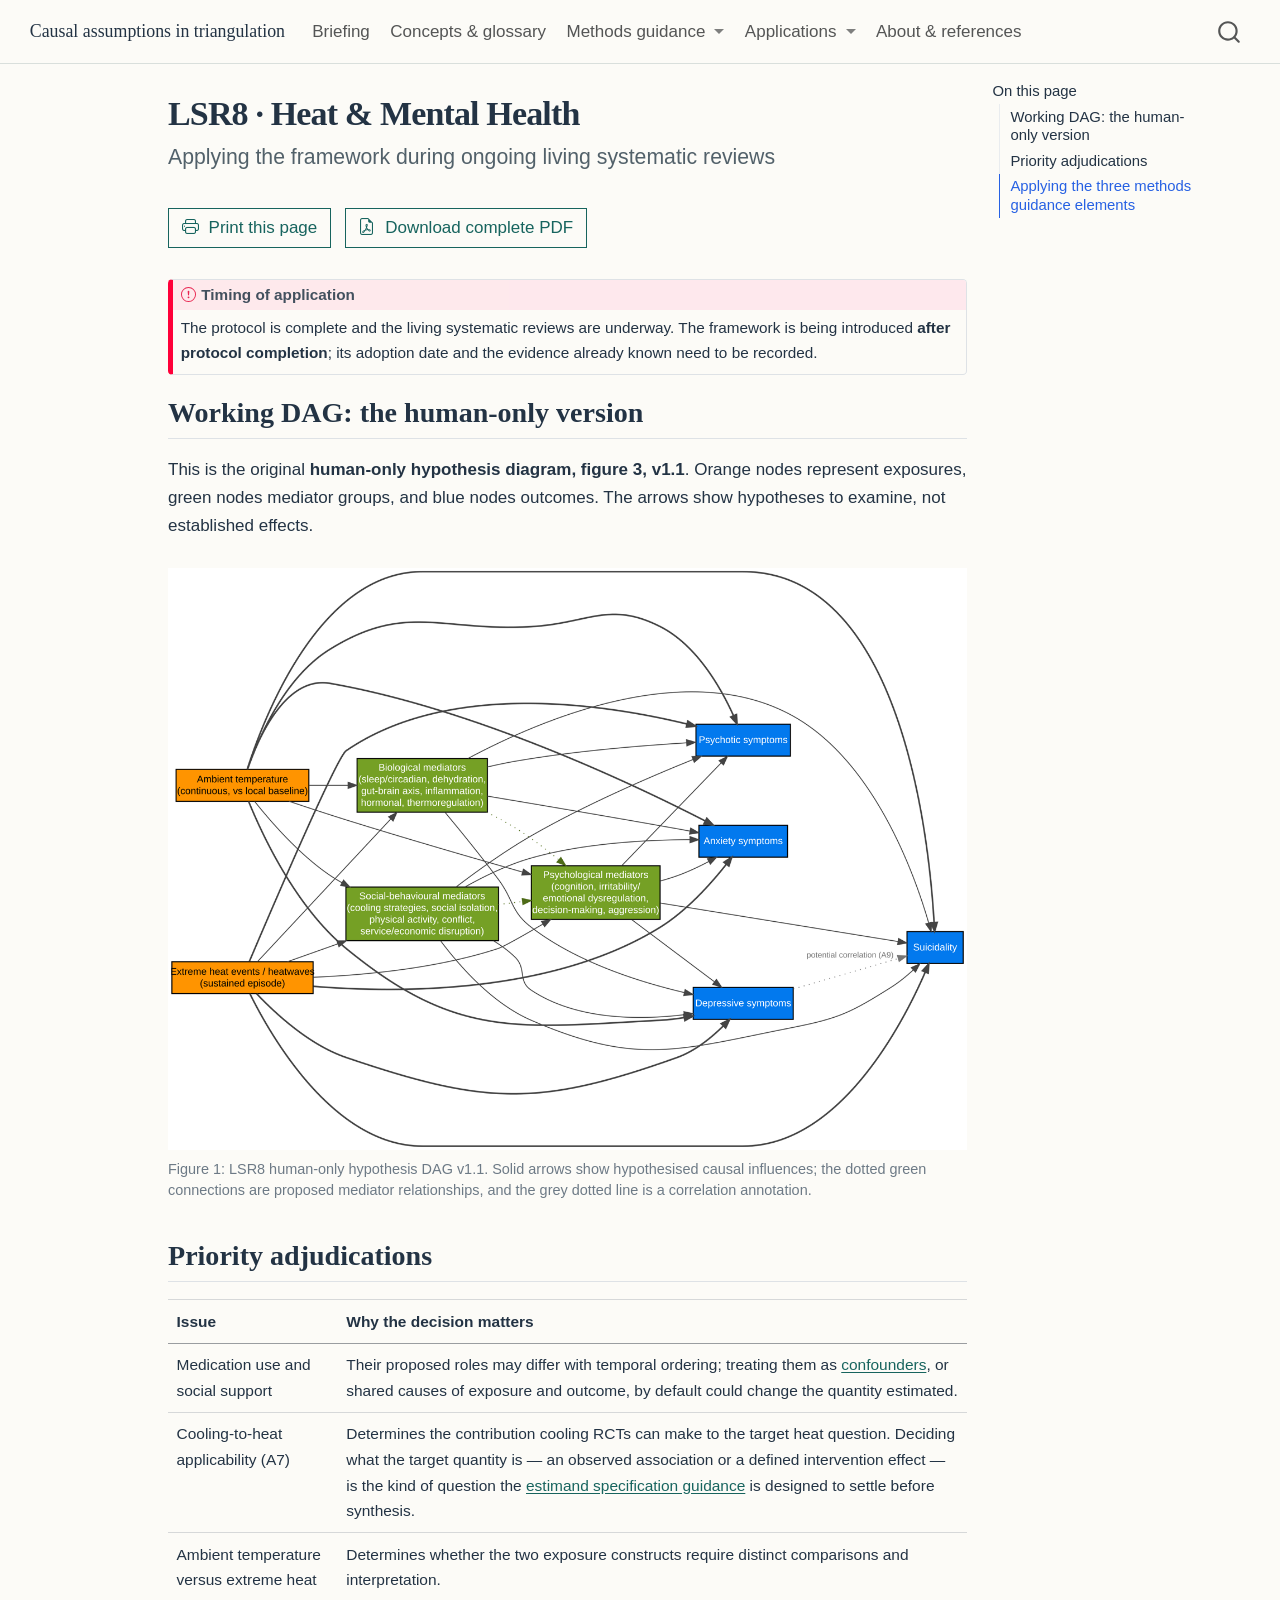
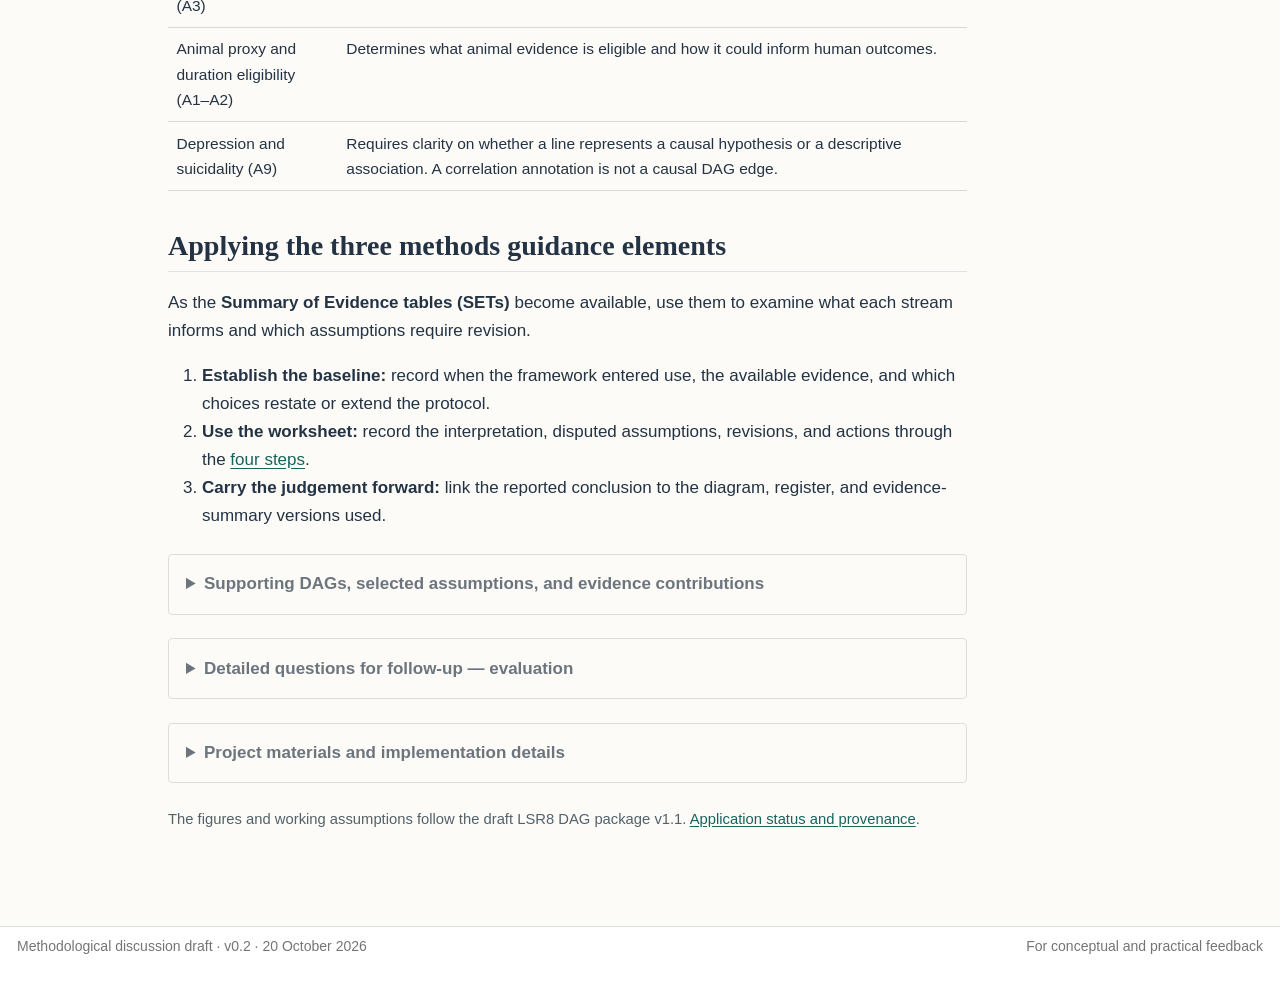
<file: lsr8.html>
<!DOCTYPE html>
<html xmlns="http://www.w3.org/1999/xhtml" lang="en-GB" xml:lang="en-GB"><head>

<meta charset="utf-8">
<meta name="generator" content="quarto-1.9.37">

<meta name="viewport" content="width=device-width, initial-scale=1.0, user-scalable=yes">


<title>LSR8 · Heat &amp; Mental Health – Causal assumptions in triangulation</title>
<style>
/* Default styles provided by pandoc.
** See https://pandoc.org/MANUAL.html#variables-for-html for config info.
*/
code{white-space: pre-wrap;}
span.smallcaps{font-variant: small-caps;}
div.columns{display: flex; gap: min(4vw, 1.5em);}
div.column{flex: auto; overflow-x: auto;}
div.hanging-indent{margin-left: 1.5em; text-indent: -1.5em;}
ul.task-list{list-style: none;}
ul.task-list li input[type="checkbox"] {
  width: 0.8em;
  margin: 0 0.8em 0.2em -1em; /* quarto-specific, see https://github.com/quarto-dev/quarto-cli/issues/4556 */ 
  vertical-align: middle;
}
</style>


<script src="site_libs/quarto-nav/quarto-nav.js"></script>
<script src="site_libs/quarto-nav/headroom.min.js"></script>
<script src="site_libs/clipboard/clipboard.min.js"></script>
<script src="site_libs/quarto-search/autocomplete.umd.js"></script>
<script src="site_libs/quarto-search/fuse.min.js"></script>
<script src="site_libs/quarto-search/quarto-search.js"></script>
<meta name="quarto:offset" content="./">
<script src="site_libs/quarto-html/quarto.js" type="module"></script>
<script src="site_libs/quarto-html/tabsets/tabsets.js" type="module"></script>
<script src="site_libs/quarto-html/popper.min.js"></script>
<script src="site_libs/quarto-html/tippy.umd.min.js"></script>
<script src="site_libs/quarto-html/anchor.min.js"></script>
<link href="site_libs/quarto-html/tippy.css" rel="stylesheet">
<link href="site_libs/quarto-html/quarto-syntax-highlighting-7f8f88aac4f3542376d5c11b86a4c14d.css" rel="stylesheet" id="quarto-text-highlighting-styles">
<script src="site_libs/bootstrap/bootstrap.min.js"></script>
<link href="site_libs/bootstrap/bootstrap-icons.css" rel="stylesheet">
<link href="site_libs/bootstrap/bootstrap-26d9cc88ab9604001aabd73cb1ea1d8f.min.css" rel="stylesheet" append-hash="true" id="quarto-bootstrap" data-mode="light">
<script src="site_libs/quarto-contrib/glightbox/glightbox.min.js"></script>
<link href="site_libs/quarto-contrib/glightbox/glightbox.min.css" rel="stylesheet">
<link href="site_libs/quarto-contrib/glightbox/lightbox.css" rel="stylesheet">
<script id="quarto-search-options" type="application/json">{
  "location": "navbar",
  "copy-button": false,
  "collapse-after": 3,
  "panel-placement": "end",
  "type": "overlay",
  "limit": 50,
  "keyboard-shortcut": [
    "f",
    "/",
    "s"
  ],
  "show-item-context": false,
  "language": {
    "search-no-results-text": "No results",
    "search-matching-documents-text": "matching documents",
    "search-copy-link-title": "Copy link to search",
    "search-hide-matches-text": "Hide additional matches",
    "search-more-match-text": "more match in this document",
    "search-more-matches-text": "more matches in this document",
    "search-clear-button-title": "Clear",
    "search-text-placeholder": "",
    "search-detached-cancel-button-title": "Cancel",
    "search-submit-button-title": "Submit",
    "search-label": "Search"
  }
}</script>
<style>html{ scroll-behavior: smooth; }</style>


<link rel="stylesheet" href="assets/styles.css">
</head>

<body class="nav-fixed quarto-light">

<div id="quarto-search-results"></div>
  <header id="quarto-header" class="headroom fixed-top">
    <nav class="navbar navbar-expand-lg " data-bs-theme="dark">
      <div class="navbar-container container-fluid">
      <div class="navbar-brand-container mx-auto">
    <a class="navbar-brand" href="./index.html">
    <span class="navbar-title">Causal assumptions in triangulation</span>
    </a>
  </div>
            <div id="quarto-search" class="" title="Search"></div>
          <button class="navbar-toggler" type="button" data-bs-toggle="collapse" data-bs-target="#navbarCollapse" aria-controls="navbarCollapse" role="menu" aria-expanded="false" aria-label="Toggle navigation" onclick="if (window.quartoToggleHeadroom) { window.quartoToggleHeadroom(); }">
  <span class="navbar-toggler-icon"></span>
</button>
          <div class="collapse navbar-collapse" id="navbarCollapse">
            <ul class="navbar-nav navbar-nav-scroll me-auto">
  <li class="nav-item">
    <a class="nav-link" href="./index.html"> 
<span class="menu-text">Briefing</span></a>
  </li>  
  <li class="nav-item">
    <a class="nav-link" href="./concepts.html"> 
<span class="menu-text">Concepts &amp; glossary</span></a>
  </li>  
  <li class="nav-item dropdown ">
    <a class="nav-link dropdown-toggle" href="#" id="nav-menu-methods-guidance" role="link" data-bs-toggle="dropdown" aria-expanded="false">
 <span class="menu-text">Methods guidance</span>
    </a>
    <ul class="dropdown-menu" aria-labelledby="nav-menu-methods-guidance">    
        <li>
    <a class="dropdown-item" href="./protocol.html">
 <span class="dropdown-text">Protocol templates</span></a>
  </li>  
        <li>
    <a class="dropdown-item" href="./worksheet.html">
 <span class="dropdown-text">Triangulation Meeting worksheet</span></a>
  </li>  
        <li>
    <a class="dropdown-item" href="./reporting.html">
 <span class="dropdown-text">Reporting &amp; SET extension</span></a>
  </li>  
    </ul>
  </li>
  <li class="nav-item dropdown ">
    <a class="nav-link dropdown-toggle" href="#" id="nav-menu-applications" role="link" data-bs-toggle="dropdown" aria-expanded="false">
 <span class="menu-text">Applications</span>
    </a>
    <ul class="dropdown-menu" aria-labelledby="nav-menu-applications">    
        <li>
    <a class="dropdown-item" href="./taar1.html">
 <span class="dropdown-text">TAAR1 · Retrospective</span></a>
  </li>  
        <li>
    <a class="dropdown-item" href="./lsr8.html">
 <span class="dropdown-text">LSR8 · Ongoing</span></a>
  </li>  
    </ul>
  </li>
  <li class="nav-item">
    <a class="nav-link" href="./sources.html"> 
<span class="menu-text">About &amp; references</span></a>
  </li>  
</ul>
          </div> <!-- /navcollapse -->
            <div class="quarto-navbar-tools">
</div>
      </div> <!-- /container-fluid -->
    </nav>
</header>
<!-- content -->
<div id="quarto-content" class="quarto-container page-columns page-rows-contents page-layout-article page-navbar">
<!-- sidebar -->
<!-- margin-sidebar -->
    <div id="quarto-margin-sidebar" class="sidebar margin-sidebar">
        <nav id="TOC" role="doc-toc" class="toc-active">
    <h2 id="toc-title">On this page</h2>
   
  <ul class="collapse">
  <li><a href="#lsr8-dag" id="toc-lsr8-dag" class="nav-link active" data-scroll-target="#lsr8-dag">Working DAG: the human-only version</a></li>
  <li><a href="#priority-adjudications" id="toc-priority-adjudications" class="nav-link" data-scroll-target="#priority-adjudications">Priority adjudications</a></li>
  <li><a href="#applying-the-three-methods-guidance-elements" id="toc-applying-the-three-methods-guidance-elements" class="nav-link" data-scroll-target="#applying-the-three-methods-guidance-elements">Applying the three methods guidance elements</a></li>
  </ul>
</nav>
    </div>
<!-- main -->
<main class="content" id="quarto-document-content">

<header id="title-block-header" class="quarto-title-block default">
<div class="quarto-title">
<h1 class="title">LSR8 · Heat &amp; Mental Health</h1>
<p class="subtitle lead">Applying the framework during ongoing living systematic reviews</p>
</div>



<div class="quarto-title-meta">

    
  
    
  </div>
  


</header>

<nav class="document-actions" aria-label="Print and download">
<button type="button" class="btn btn-outline-primary" data-print-page="">
<i class="bi bi-printer" aria-hidden="true"></i> Print this page
</button>
<a class="btn btn-outline-primary" href="downloads/causal-assumptions-complete.pdf" download=""><i class="bi bi-file-earmark-pdf" aria-hidden="true"></i> Download complete PDF</a>
</nav>
<div class="callout callout-style-default callout-important callout-titled" title="Timing of application">
<div class="callout-header d-flex align-content-center">
<div class="callout-icon-container">
<i class="callout-icon"></i>
</div>
<div class="callout-title-container flex-fill">
<span class="screen-reader-only">Important</span>Timing of application
</div>
</div>
<div class="callout-body-container callout-body">
<p>The protocol is complete and the living systematic reviews are underway. The framework is being introduced <strong>after protocol completion</strong>; its adoption date and the evidence already known need to be recorded.</p>
</div>
</div>
<section id="lsr8-dag" class="level2">
<h2 class="anchored" data-anchor-id="lsr8-dag">Working DAG: the human-only version</h2>
<p>This is the original <strong>human-only hypothesis diagram, figure 3, v1.1</strong>. Orange nodes represent exposures, green nodes mediator groups, and blue nodes outcomes. The arrows show hypotheses to examine, not established effects.</p>
<div id="fig-lsr8-human" class="quarto-float quarto-figure quarto-figure-center anchored" alt="Original LSR8 human-only DAG with ambient temperature and extreme heat as exposures, biological, psychological, and social-behavioural mediators, and four mental-health outcomes.">
<figure class="quarto-float quarto-float-fig figure">
<div aria-describedby="fig-lsr8-human-caption-0ceaefa1-69ba-4598-a22c-09a6ac19f8ca">
<a href="assets/dags/lsr8-hypothesis-human-v1.1.png" class="lightbox" data-gallery="quarto-lightbox-gallery-1" title="Figure&nbsp;1: LSR8 human-only hypothesis DAG v1.1. Solid arrows show hypothesised causal influences; the dotted green connections are proposed mediator relationships, and the grey dotted line is a correlation annotation."><img src="assets/dags/lsr8-hypothesis-human-v1.1.png" class="img-fluid figure-img" alt="Original LSR8 human-only DAG with ambient temperature and extreme heat as exposures, biological, psychological, and social-behavioural mediators, and four mental-health outcomes."></a>
</div>
<figcaption class="quarto-float-caption-bottom quarto-float-caption quarto-float-fig" id="fig-lsr8-human-caption-0ceaefa1-69ba-4598-a22c-09a6ac19f8ca">
Figure&nbsp;1: LSR8 human-only hypothesis DAG v1.1. Solid arrows show hypothesised causal influences; the dotted green connections are proposed mediator relationships, and the grey dotted line is a correlation annotation.
</figcaption>
</figure>
</div>
</section>
<section id="priority-adjudications" class="level2">
<h2 class="anchored" data-anchor-id="priority-adjudications">Priority adjudications</h2>
<table class="caption-top table">
<thead>
<tr class="header">
<th>Issue</th>
<th>Why the decision matters</th>
</tr>
</thead>
<tbody>
<tr class="odd">
<td>Medication use and social support</td>
<td>Their proposed roles may differ with temporal ordering; treating them as <a href="./concepts.html#term-confounder">confounders</a>, or shared causes of exposure and outcome, by default could change the quantity estimated.</td>
</tr>
<tr class="even">
<td>Cooling-to-heat applicability (A7)</td>
<td>Determines the contribution cooling RCTs can make to the target heat question. Deciding what the target quantity is — an observed association or a defined intervention effect — is the kind of question the <a href="./protocol.html#specifying-the-target-quantity">estimand specification guidance</a> is designed to settle before synthesis.</td>
</tr>
<tr class="odd">
<td>Ambient temperature versus extreme heat (A3)</td>
<td>Determines whether the two exposure constructs require distinct comparisons and interpretation.</td>
</tr>
<tr class="even">
<td>Animal proxy and duration eligibility (A1–A2)</td>
<td>Determines what animal evidence is eligible and how it could inform human outcomes.</td>
</tr>
<tr class="odd">
<td>Depression and suicidality (A9)</td>
<td>Requires clarity on whether a line represents a causal hypothesis or a descriptive association. A correlation annotation is not a causal DAG edge.</td>
</tr>
</tbody>
</table>
</section>
<section id="applying-the-three-methods-guidance-elements" class="level2">
<h2 class="anchored" data-anchor-id="applying-the-three-methods-guidance-elements">Applying the three methods guidance elements</h2>
<p>As the <strong>Summary of Evidence tables (SETs)</strong> become available, use them to examine what each stream informs and which assumptions require revision.</p>
<ol type="1">
<li><strong>Establish the baseline:</strong> record when the framework entered use, the available evidence, and which choices restate or extend the protocol.</li>
<li><strong>Use the worksheet:</strong> record the interpretation, disputed assumptions, revisions, and actions through the <a href="./worksheet.html">four steps</a>.</li>
<li><strong>Carry the judgement forward:</strong> link the reported conclusion to the diagram, register, and evidence-summary versions used.</li>
</ol>
<details>
<summary>
Supporting DAGs, selected assumptions, and evidence contributions
</summary>
<p>The five other original images support more detailed discussion. They are retained here as reference material.</p>
<div id="fig-lsr8-scoping" class="quarto-float quarto-figure quarto-figure-center anchored" alt="LSR8 scoping diagram with candidate shared causes, ambient temperature, extreme heat events, and four outcomes.">
<figure class="quarto-float quarto-float-fig figure">
<div aria-describedby="fig-lsr8-scoping-caption-0ceaefa1-69ba-4598-a22c-09a6ac19f8ca">
<a href="assets/dags/lsr8-scoping-v1.1.png" class="lightbox" data-gallery="quarto-lightbox-gallery-2" title="Figure&nbsp;2: Scoping diagram v1.1: candidate confounders, two heat exposures, and four outcomes. Proposed covariate roles need adjudication."><img src="assets/dags/lsr8-scoping-v1.1.png" class="img-fluid figure-img" alt="LSR8 scoping diagram with candidate shared causes, ambient temperature, extreme heat events, and four outcomes."></a>
</div>
<figcaption class="quarto-float-caption-bottom quarto-float-caption quarto-float-fig" id="fig-lsr8-scoping-caption-0ceaefa1-69ba-4598-a22c-09a6ac19f8ca">
Figure&nbsp;2: Scoping diagram v1.1: candidate confounders, two heat exposures, and four outcomes. Proposed covariate roles need adjudication.
</figcaption>
</figure>
</div>
<div id="fig-lsr8-animal" class="quarto-float quarto-figure quarto-figure-center anchored" alt="LSR8 hypothesis diagram with an additional animal behavioural proxy node and labelled proxy connections.">
<figure class="quarto-float quarto-float-fig figure">
<div aria-describedby="fig-lsr8-animal-caption-0ceaefa1-69ba-4598-a22c-09a6ac19f8ca">
<a href="assets/dags/lsr8-hypothesis-animal-v1.1.png" class="lightbox" data-gallery="quarto-lightbox-gallery-3" title="Figure&nbsp;3: Hypothesis diagram with animal proxy v1.1. Pink dashed connections represent proxy assumptions A1 rather than physical causal effects of animal outcomes on human outcomes."><img src="assets/dags/lsr8-hypothesis-animal-v1.1.png" class="img-fluid figure-img" alt="LSR8 hypothesis diagram with an additional animal behavioural proxy node and labelled proxy connections."></a>
</div>
<figcaption class="quarto-float-caption-bottom quarto-float-caption quarto-float-fig" id="fig-lsr8-animal-caption-0ceaefa1-69ba-4598-a22c-09a6ac19f8ca">
Figure&nbsp;3: Hypothesis diagram with animal proxy v1.1. Pink dashed connections represent proxy assumptions A1 rather than physical causal effects of animal outcomes on human outcomes.
</figcaption>
</figure>
</div>
<div id="fig-lsr8-biological" class="quarto-float quarto-figure quarto-figure-center anchored" alt="Original biological pathway detail with individual mediators and candidate confounders or variables with ambiguous roles.">
<figure class="quarto-float quarto-float-fig figure">
<div aria-describedby="fig-lsr8-biological-caption-0ceaefa1-69ba-4598-a22c-09a6ac19f8ca">
<a href="assets/dags/lsr8-biological-v1.1.png" class="lightbox" data-gallery="quarto-lightbox-gallery-4" title="Figure&nbsp;4: Biological mediator detail v1.1. Candidate variable roles, including medication use, require adjudication."><img src="assets/dags/lsr8-biological-v1.1.png" class="img-fluid figure-img" alt="Original biological pathway detail with individual mediators and candidate confounders or variables with ambiguous roles."></a>
</div>
<figcaption class="quarto-float-caption-bottom quarto-float-caption quarto-float-fig" id="fig-lsr8-biological-caption-0ceaefa1-69ba-4598-a22c-09a6ac19f8ca">
Figure&nbsp;4: Biological mediator detail v1.1. Candidate variable roles, including medication use, require adjudication.
</figcaption>
</figure>
</div>
<div id="fig-lsr8-psychological" class="quarto-float quarto-figure quarto-figure-center anchored" alt="Original psychological pathway detail with cognition, emotional regulation, aggression, decision-making, and candidate covariates.">
<figure class="quarto-float quarto-float-fig figure">
<div aria-describedby="fig-lsr8-psychological-caption-0ceaefa1-69ba-4598-a22c-09a6ac19f8ca">
<a href="assets/dags/lsr8-psychological-v1.1.png" class="lightbox" data-gallery="quarto-lightbox-gallery-5" title="Figure&nbsp;5: Psychological mediator detail v1.1. Proposed links from the other mediator groups remain open for discussion."><img src="assets/dags/lsr8-psychological-v1.1.png" class="img-fluid figure-img" alt="Original psychological pathway detail with cognition, emotional regulation, aggression, decision-making, and candidate covariates."></a>
</div>
<figcaption class="quarto-float-caption-bottom quarto-float-caption quarto-float-fig" id="fig-lsr8-psychological-caption-0ceaefa1-69ba-4598-a22c-09a6ac19f8ca">
Figure&nbsp;5: Psychological mediator detail v1.1. Proposed links from the other mediator groups remain open for discussion.
</figcaption>
</figure>
</div>
<div id="fig-lsr8-social" class="quarto-float quarto-figure quarto-figure-center anchored" alt="Original social-behavioural pathway detail showing cooling use, isolation, activity, conflict, services, and candidate covariates.">
<figure class="quarto-float quarto-float-fig figure">
<div aria-describedby="fig-lsr8-social-caption-0ceaefa1-69ba-4598-a22c-09a6ac19f8ca">
<a href="assets/dags/lsr8-social-v1.1.png" class="lightbox" data-gallery="quarto-lightbox-gallery-6" title="Figure&nbsp;6: Social-behavioural mediator detail v1.1. The source distinguishes use of cooling from access to cooling infrastructure."><img src="assets/dags/lsr8-social-v1.1.png" class="img-fluid figure-img" alt="Original social-behavioural pathway detail showing cooling use, isolation, activity, conflict, services, and candidate covariates."></a>
</div>
<figcaption class="quarto-float-caption-bottom quarto-float-caption quarto-float-fig" id="fig-lsr8-social-caption-0ceaefa1-69ba-4598-a22c-09a6ac19f8ca">
Figure&nbsp;6: Social-behavioural mediator detail v1.1. The source distinguishes use of cooling from access to cooling infrastructure.
</figcaption>
</figure>
</div>
<section id="assumptions-illustrated-in-the-main-diagram" class="level3">
<h3 class="anchored" data-anchor-id="assumptions-illustrated-in-the-main-diagram">Assumptions illustrated in the main diagram</h3>
<table class="caption-top table">
<colgroup>
<col style="width: 25%">
<col style="width: 25%">
<col style="width: 25%">
<col style="width: 25%">
</colgroup>
<thead>
<tr class="header">
<th>Source ID</th>
<th>What to look at in the diagram</th>
<th>Assumption or choice to discuss</th>
<th>Source status</th>
</tr>
</thead>
<tbody>
<tr class="odd">
<td><strong>A3</strong></td>
<td>Two separate orange exposure nodes.</td>
<td>Ambient temperature and extreme heat should be treated as distinct exposure constructs.</td>
<td>Proposed.</td>
</tr>
<tr class="even">
<td><strong>A8</strong></td>
<td>Dotted green links into psychological mediators.</td>
<td>Biological and social-behavioural pathways may influence psychological pathways.</td>
<td>Proposed; relationships need adjudication.</td>
</tr>
<tr class="odd">
<td><strong>A9</strong></td>
<td>Grey dotted line between depression and suicidality.</td>
<td>Represent the possible association without asserting a causal arrow.</td>
<td>Proposed; the line is a correlation annotation.</td>
</tr>
</tbody>
</table>
</section>
<section id="planned-evidence-contributions" class="level3">
<h3 class="anchored" data-anchor-id="planned-evidence-contributions">Planned evidence contributions</h3>
<table class="caption-top table">
<colgroup>
<col style="width: 33%">
<col style="width: 33%">
<col style="width: 33%">
</colgroup>
<thead>
<tr class="header">
<th>Planned contribution in the local materials</th>
<th>Proposed role</th>
<th>Issue to resolve in the ongoing review</th>
</tr>
</thead>
<tbody>
<tr class="odd">
<td>Human observational studies</td>
<td>Heat–outcome associations; causal interpretation under stated identifying assumptions</td>
<td>Confounder roles, timing, exposure definition, and residual confounding.</td>
</tr>
<tr class="even">
<td>Quasi-experimental studies</td>
<td>Design-specific contrasts related to heat exposure</td>
<td>What the design identifies and whether its quantity matches the target question.</td>
</tr>
<tr class="odd">
<td>Cooling / heat-acclimatisation RCTs</td>
<td>Evidence about thermal interventions</td>
<td>Whether and how the intervention informs the heat-harm question; cooling without high heat exposure is not automatically its inverse.</td>
</tr>
<tr class="even">
<td>Qualitative studies</td>
<td>Experiences, context, and candidate pathways</td>
<td>How these inform the proposed structure without being treated as effect estimates.</td>
</tr>
<tr class="odd">
<td>Animal experiments</td>
<td>Experimental heat effects on measured animal outcomes</td>
<td>Proxy validity, eligibility, and availability. The source package records no eligible studies in iteration 1; confirm the current position.</td>
</tr>
</tbody>
</table>
</section></details>
<details>
<summary>
Detailed questions for follow-up — evaluation
</summary>
<ul>
<li>Which assumptions or disagreements become more explicit, and do participants find that useful?</li>
<li>Does the contribution map change how a stream is interpreted or which conclusion is considered warranted?</li>
<li>How much preparation and meeting time is needed, and where is information duplicated?</li>
<li>Can the record be maintained at the next update, with clear ownership and traceable revisions?</li>
<li>What feedback do methodological, statistical, clinical, and lived-experience contributors give on its clarity?</li>
</ul>
</details>
<details>
<summary>
Project materials and implementation details
</summary>
The protocol records registration on 30 March 2026 (PROSPERO 1325620).
</details>
<div class="small-note">
<p>The figures and working assumptions follow the draft LSR8 DAG package v1.1. <a href="./sources.html#lsr8-sources">Application status and provenance</a>.</p>
</div>


</section>


</main> <!-- /main -->
<script src="assets/print.js" defer=""></script>
<script id="quarto-html-after-body" type="application/javascript">
  window.document.addEventListener("DOMContentLoaded", function (event) {
    const icon = "";
    const anchorJS = new window.AnchorJS();
    anchorJS.options = {
      placement: 'right',
      icon: icon
    };
    anchorJS.add('.anchored');
    const isCodeAnnotation = (el) => {
      for (const clz of el.classList) {
        if (clz.startsWith('code-annotation-')) {                     
          return true;
        }
      }
      return false;
    }
    const onCopySuccess = function(e) {
      // button target
      const button = e.trigger;
      // don't keep focus
      button.blur();
      // flash "checked"
      button.classList.add('code-copy-button-checked');
      var currentTitle = button.getAttribute("title");
      button.setAttribute("title", "Copied!");
      let tooltip;
      if (window.bootstrap) {
        button.setAttribute("data-bs-toggle", "tooltip");
        button.setAttribute("data-bs-placement", "left");
        button.setAttribute("data-bs-title", "Copied!");
        tooltip = new bootstrap.Tooltip(button, 
          { trigger: "manual", 
            customClass: "code-copy-button-tooltip",
            offset: [0, -8]});
        tooltip.show();    
      }
      setTimeout(function() {
        if (tooltip) {
          tooltip.hide();
          button.removeAttribute("data-bs-title");
          button.removeAttribute("data-bs-toggle");
          button.removeAttribute("data-bs-placement");
        }
        button.setAttribute("title", currentTitle);
        button.classList.remove('code-copy-button-checked');
      }, 1000);
      // clear code selection
      e.clearSelection();
    }
    const getTextToCopy = function(trigger) {
      const outerScaffold = trigger.parentElement.cloneNode(true);
      const codeEl = outerScaffold.querySelector('code');
      for (const childEl of codeEl.children) {
        if (isCodeAnnotation(childEl)) {
          childEl.remove();
        }
      }
      return codeEl.innerText;
    }
    const clipboard = new window.ClipboardJS('.code-copy-button:not([data-in-quarto-modal])', {
      text: getTextToCopy
    });
    clipboard.on('success', onCopySuccess);
    if (window.document.getElementById('quarto-embedded-source-code-modal')) {
      const clipboardModal = new window.ClipboardJS('.code-copy-button[data-in-quarto-modal]', {
        text: getTextToCopy,
        container: window.document.getElementById('quarto-embedded-source-code-modal')
      });
      clipboardModal.on('success', onCopySuccess);
    }
      var localhostRegex = new RegExp(/^(?:http|https):\/\/localhost\:?[0-9]*\//);
      var mailtoRegex = new RegExp(/^mailto:/);
        var filterRegex = new RegExp("https:\/\/abannachbrown\.github\.io\/triangulation-framework\/");
      var isInternal = (href) => {
          return filterRegex.test(href) || localhostRegex.test(href) || mailtoRegex.test(href);
      }
      // Inspect non-navigation links and adorn them if external
     var links = window.document.querySelectorAll('a[href]:not(.nav-link):not(.navbar-brand):not(.toc-action):not(.sidebar-link):not(.sidebar-item-toggle):not(.pagination-link):not(.no-external):not([aria-hidden]):not(.dropdown-item):not(.quarto-navigation-tool):not(.about-link)');
      for (var i=0; i<links.length; i++) {
        const link = links[i];
        if (!isInternal(link.href)) {
          // undo the damage that might have been done by quarto-nav.js in the case of
          // links that we want to consider external
          if (link.dataset.originalHref !== undefined) {
            link.href = link.dataset.originalHref;
          }
            // target, if specified
            link.setAttribute("target", "_blank");
            if (link.getAttribute("rel") === null) {
              link.setAttribute("rel", "noopener");
            }
        }
      }
    function tippyHover(el, contentFn, onTriggerFn, onUntriggerFn) {
      const config = {
        allowHTML: true,
        maxWidth: 500,
        delay: 100,
        arrow: false,
        appendTo: function(el) {
            return el.parentElement;
        },
        interactive: true,
        interactiveBorder: 10,
        theme: 'quarto',
        placement: 'bottom-start',
      };
      if (contentFn) {
        config.content = contentFn;
      }
      if (onTriggerFn) {
        config.onTrigger = onTriggerFn;
      }
      if (onUntriggerFn) {
        config.onUntrigger = onUntriggerFn;
      }
      window.tippy(el, config); 
    }
    const noterefs = window.document.querySelectorAll('a[role="doc-noteref"]');
    for (var i=0; i<noterefs.length; i++) {
      const ref = noterefs[i];
      tippyHover(ref, function() {
        // use id or data attribute instead here
        let href = ref.getAttribute('data-footnote-href') || ref.getAttribute('href');
        try { href = new URL(href).hash; } catch {}
        const id = href.replace(/^#\/?/, "");
        const note = window.document.getElementById(id);
        if (note) {
          return note.innerHTML;
        } else {
          return "";
        }
      });
    }
    const xrefs = window.document.querySelectorAll('a.quarto-xref');
    const processXRef = (id, note) => {
      // Strip column container classes
      const stripColumnClz = (el) => {
        el.classList.remove("page-full", "page-columns");
        if (el.children) {
          for (const child of el.children) {
            stripColumnClz(child);
          }
        }
      }
      stripColumnClz(note)
      if (id === null || id.startsWith('sec-')) {
        // Special case sections, only their first couple elements
        const container = document.createElement("div");
        if (note.children && note.children.length > 2) {
          container.appendChild(note.children[0].cloneNode(true));
          for (let i = 1; i < note.children.length; i++) {
            const child = note.children[i];
            if (child.tagName === "P" && child.innerText === "") {
              continue;
            } else {
              container.appendChild(child.cloneNode(true));
              break;
            }
          }
          if (window.Quarto?.typesetMath) {
            window.Quarto.typesetMath(container);
          }
          return container.innerHTML
        } else {
          if (window.Quarto?.typesetMath) {
            window.Quarto.typesetMath(note);
          }
          return note.innerHTML;
        }
      } else {
        // Remove any anchor links if they are present
        const anchorLink = note.querySelector('a.anchorjs-link');
        if (anchorLink) {
          anchorLink.remove();
        }
        if (window.Quarto?.typesetMath) {
          window.Quarto.typesetMath(note);
        }
        if (note.classList.contains("callout")) {
          return note.outerHTML;
        } else {
          return note.innerHTML;
        }
      }
    }
    for (var i=0; i<xrefs.length; i++) {
      const xref = xrefs[i];
      tippyHover(xref, undefined, function(instance) {
        instance.disable();
        let url = xref.getAttribute('href');
        let hash = undefined; 
        if (url.startsWith('#')) {
          hash = url;
        } else {
          try { hash = new URL(url).hash; } catch {}
        }
        if (hash) {
          const id = hash.replace(/^#\/?/, "");
          const note = window.document.getElementById(id);
          if (note !== null) {
            try {
              const html = processXRef(id, note.cloneNode(true));
              instance.setContent(html);
            } finally {
              instance.enable();
              instance.show();
            }
          } else {
            // See if we can fetch this
            fetch(url.split('#')[0])
            .then(res => res.text())
            .then(html => {
              const parser = new DOMParser();
              const htmlDoc = parser.parseFromString(html, "text/html");
              const note = htmlDoc.getElementById(id);
              if (note !== null) {
                const html = processXRef(id, note);
                instance.setContent(html);
              } 
            }).finally(() => {
              instance.enable();
              instance.show();
            });
          }
        } else {
          // See if we can fetch a full url (with no hash to target)
          // This is a special case and we should probably do some content thinning / targeting
          fetch(url)
          .then(res => res.text())
          .then(html => {
            const parser = new DOMParser();
            const htmlDoc = parser.parseFromString(html, "text/html");
            const note = htmlDoc.querySelector('main.content');
            if (note !== null) {
              // This should only happen for chapter cross references
              // (since there is no id in the URL)
              // remove the first header
              if (note.children.length > 0 && note.children[0].tagName === "HEADER") {
                note.children[0].remove();
              }
              const html = processXRef(null, note);
              instance.setContent(html);
            } 
          }).finally(() => {
            instance.enable();
            instance.show();
          });
        }
      }, function(instance) {
      });
    }
        let selectedAnnoteEl;
        const selectorForAnnotation = ( cell, annotation) => {
          let cellAttr = 'data-code-cell="' + cell + '"';
          let lineAttr = 'data-code-annotation="' +  annotation + '"';
          const selector = 'span[' + cellAttr + '][' + lineAttr + ']';
          return selector;
        }
        const selectCodeLines = (annoteEl) => {
          const doc = window.document;
          const targetCell = annoteEl.getAttribute("data-target-cell");
          const targetAnnotation = annoteEl.getAttribute("data-target-annotation");
          const annoteSpan = window.document.querySelector(selectorForAnnotation(targetCell, targetAnnotation));
          const lines = annoteSpan.getAttribute("data-code-lines").split(",");
          const lineIds = lines.map((line) => {
            return targetCell + "-" + line;
          })
          let top = null;
          let height = null;
          let parent = null;
          if (lineIds.length > 0) {
              //compute the position of the single el (top and bottom and make a div)
              const el = window.document.getElementById(lineIds[0]);
              top = el.offsetTop;
              height = el.offsetHeight;
              parent = el.parentElement.parentElement;
            if (lineIds.length > 1) {
              const lastEl = window.document.getElementById(lineIds[lineIds.length - 1]);
              const bottom = lastEl.offsetTop + lastEl.offsetHeight;
              height = bottom - top;
            }
            if (top !== null && height !== null && parent !== null) {
              // cook up a div (if necessary) and position it 
              let div = window.document.getElementById("code-annotation-line-highlight");
              if (div === null) {
                div = window.document.createElement("div");
                div.setAttribute("id", "code-annotation-line-highlight");
                div.style.position = 'absolute';
                parent.appendChild(div);
              }
              div.style.top = top - 2 + "px";
              div.style.height = height + 4 + "px";
              div.style.left = 0;
              let gutterDiv = window.document.getElementById("code-annotation-line-highlight-gutter");
              if (gutterDiv === null) {
                gutterDiv = window.document.createElement("div");
                gutterDiv.setAttribute("id", "code-annotation-line-highlight-gutter");
                gutterDiv.style.position = 'absolute';
                const codeCell = window.document.getElementById(targetCell);
                const gutter = codeCell.querySelector('.code-annotation-gutter');
                gutter.appendChild(gutterDiv);
              }
              gutterDiv.style.top = top - 2 + "px";
              gutterDiv.style.height = height + 4 + "px";
            }
            selectedAnnoteEl = annoteEl;
          }
        };
        const unselectCodeLines = () => {
          const elementsIds = ["code-annotation-line-highlight", "code-annotation-line-highlight-gutter"];
          elementsIds.forEach((elId) => {
            const div = window.document.getElementById(elId);
            if (div) {
              div.remove();
            }
          });
          selectedAnnoteEl = undefined;
        };
          // Handle positioning of the toggle
      window.addEventListener(
        "resize",
        throttle(() => {
          elRect = undefined;
          if (selectedAnnoteEl) {
            selectCodeLines(selectedAnnoteEl);
          }
        }, 10)
      );
      function throttle(fn, ms) {
      let throttle = false;
      let timer;
        return (...args) => {
          if(!throttle) { // first call gets through
              fn.apply(this, args);
              throttle = true;
          } else { // all the others get throttled
              if(timer) clearTimeout(timer); // cancel #2
              timer = setTimeout(() => {
                fn.apply(this, args);
                timer = throttle = false;
              }, ms);
          }
        };
      }
        // Attach click handler to the DT
        const annoteDls = window.document.querySelectorAll('dt[data-target-cell]');
        for (const annoteDlNode of annoteDls) {
          annoteDlNode.addEventListener('click', (event) => {
            const clickedEl = event.target;
            if (clickedEl !== selectedAnnoteEl) {
              unselectCodeLines();
              const activeEl = window.document.querySelector('dt[data-target-cell].code-annotation-active');
              if (activeEl) {
                activeEl.classList.remove('code-annotation-active');
              }
              selectCodeLines(clickedEl);
              clickedEl.classList.add('code-annotation-active');
            } else {
              // Unselect the line
              unselectCodeLines();
              clickedEl.classList.remove('code-annotation-active');
            }
          });
        }
    const findCites = (el) => {
      const parentEl = el.parentElement;
      if (parentEl) {
        const cites = parentEl.dataset.cites;
        if (cites) {
          return {
            el,
            cites: cites.split(' ')
          };
        } else {
          return findCites(el.parentElement)
        }
      } else {
        return undefined;
      }
    };
    var bibliorefs = window.document.querySelectorAll('a[role="doc-biblioref"]');
    for (var i=0; i<bibliorefs.length; i++) {
      const ref = bibliorefs[i];
      const citeInfo = findCites(ref);
      if (citeInfo) {
        tippyHover(citeInfo.el, function() {
          var popup = window.document.createElement('div');
          citeInfo.cites.forEach(function(cite) {
            var citeDiv = window.document.createElement('div');
            citeDiv.classList.add('hanging-indent');
            citeDiv.classList.add('csl-entry');
            var biblioDiv = window.document.getElementById('ref-' + cite);
            if (biblioDiv) {
              citeDiv.innerHTML = biblioDiv.innerHTML;
            }
            popup.appendChild(citeDiv);
          });
          return popup.innerHTML;
        });
      }
    }
  });
  </script>
</div> <!-- /content -->
<footer class="footer">
  <div class="nav-footer">
    <div class="nav-footer-left">
<p>Methodological discussion draft · v0.2 · 20 October 2026</p>
</div>   
    <div class="nav-footer-center">
      &nbsp;
    </div>
    <div class="nav-footer-right">
<p>For conceptual and practical feedback</p>
</div>
  </div>
</footer>
<script>var lightboxQuarto = GLightbox({"closeEffect":"zoom","descPosition":"bottom","loop":false,"openEffect":"zoom","selector":".lightbox"});
(function() {
  let previousOnload = window.onload;
  window.onload = () => {
    if (previousOnload) {
      previousOnload();
    }
    lightboxQuarto.on('slide_before_load', (data) => {
      const { slideIndex, slideNode, slideConfig, player, trigger } = data;
      const href = trigger.getAttribute('href');
      if (href !== null) {
        const imgEl = window.document.querySelector(`a[href="${href}"] img`);
        if (imgEl !== null) {
          const srcAttr = imgEl.getAttribute("src");
          if (srcAttr && srcAttr.startsWith("data:")) {
            slideConfig.href = srcAttr;
          }
        }
      } 
    });
  
    lightboxQuarto.on('slide_after_load', (data) => {
      const { slideIndex, slideNode, slideConfig, player, trigger } = data;
      if (window.Quarto?.typesetMath) {
        window.Quarto.typesetMath(slideNode);
      }
    });
  
  };
  
})();
          </script>




<script src="site_libs/quarto-html/zenscroll-min.js"></script>
</body></html>
</file>
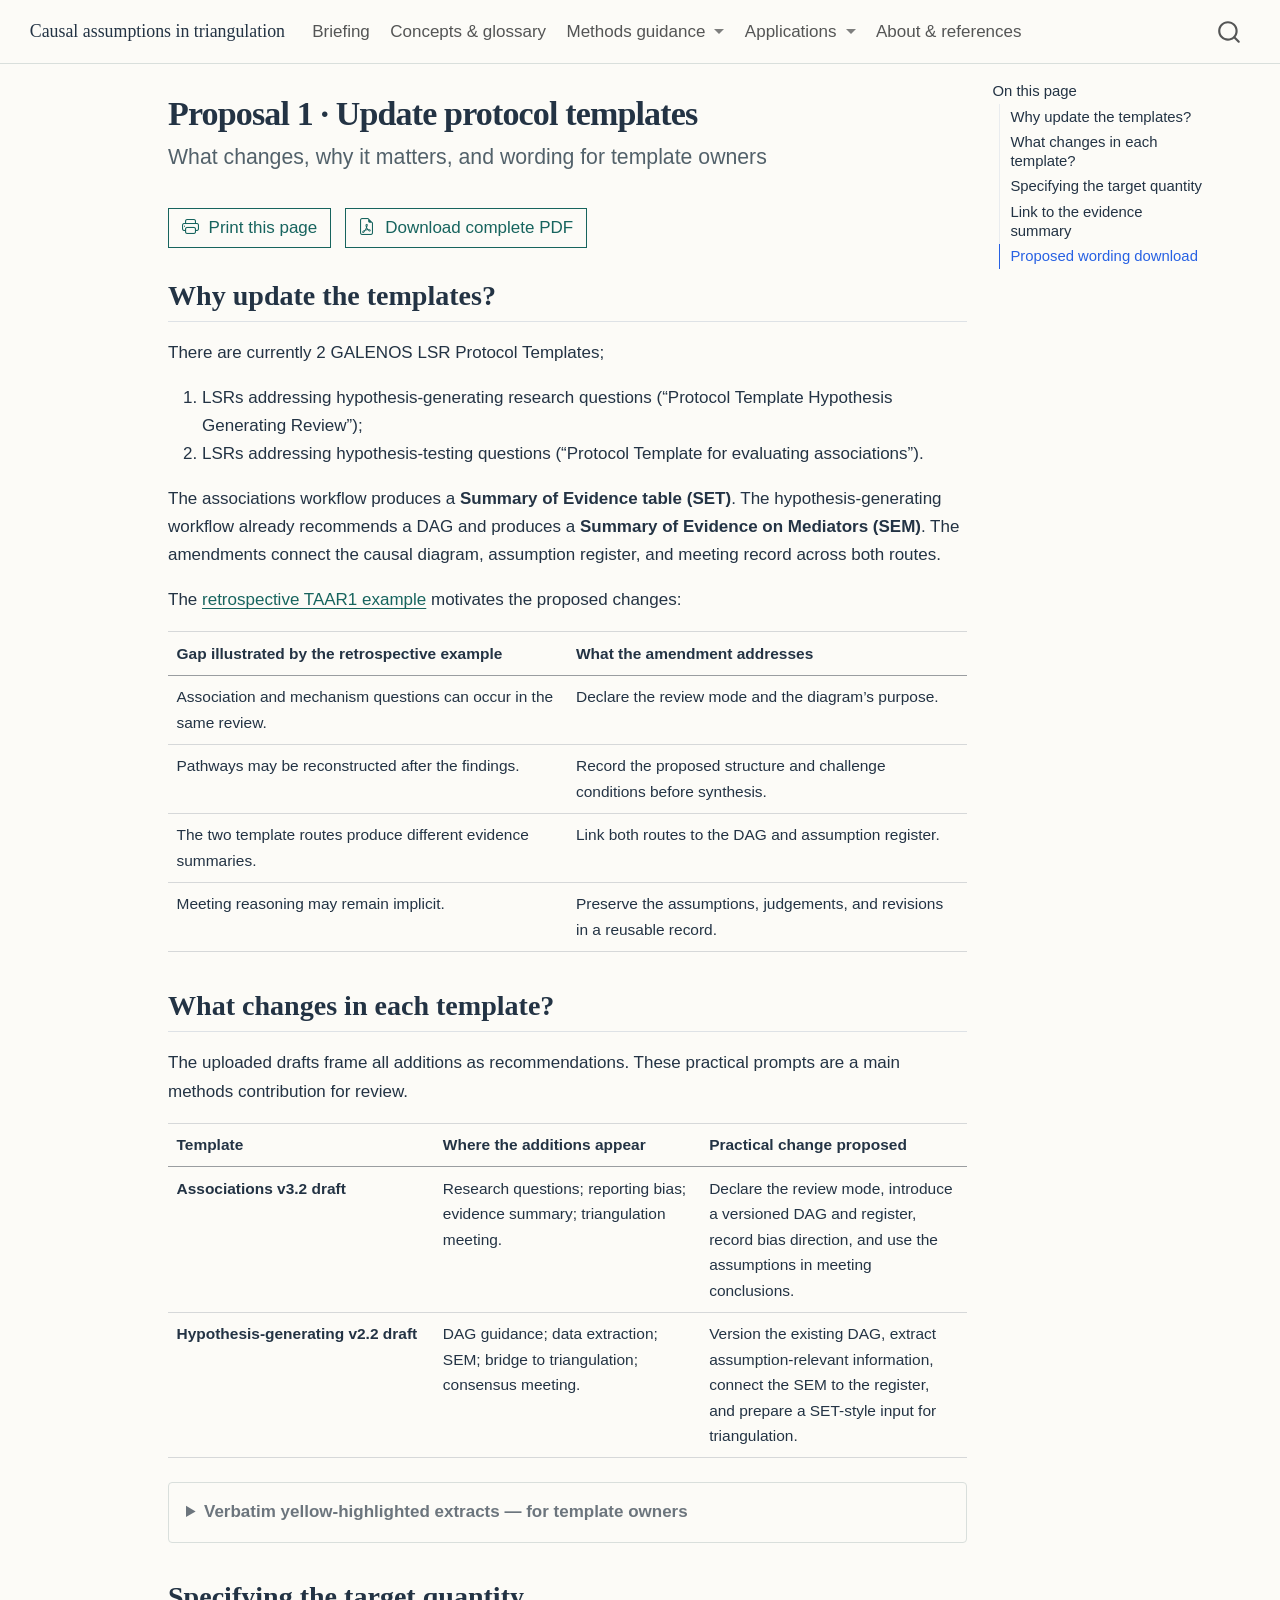
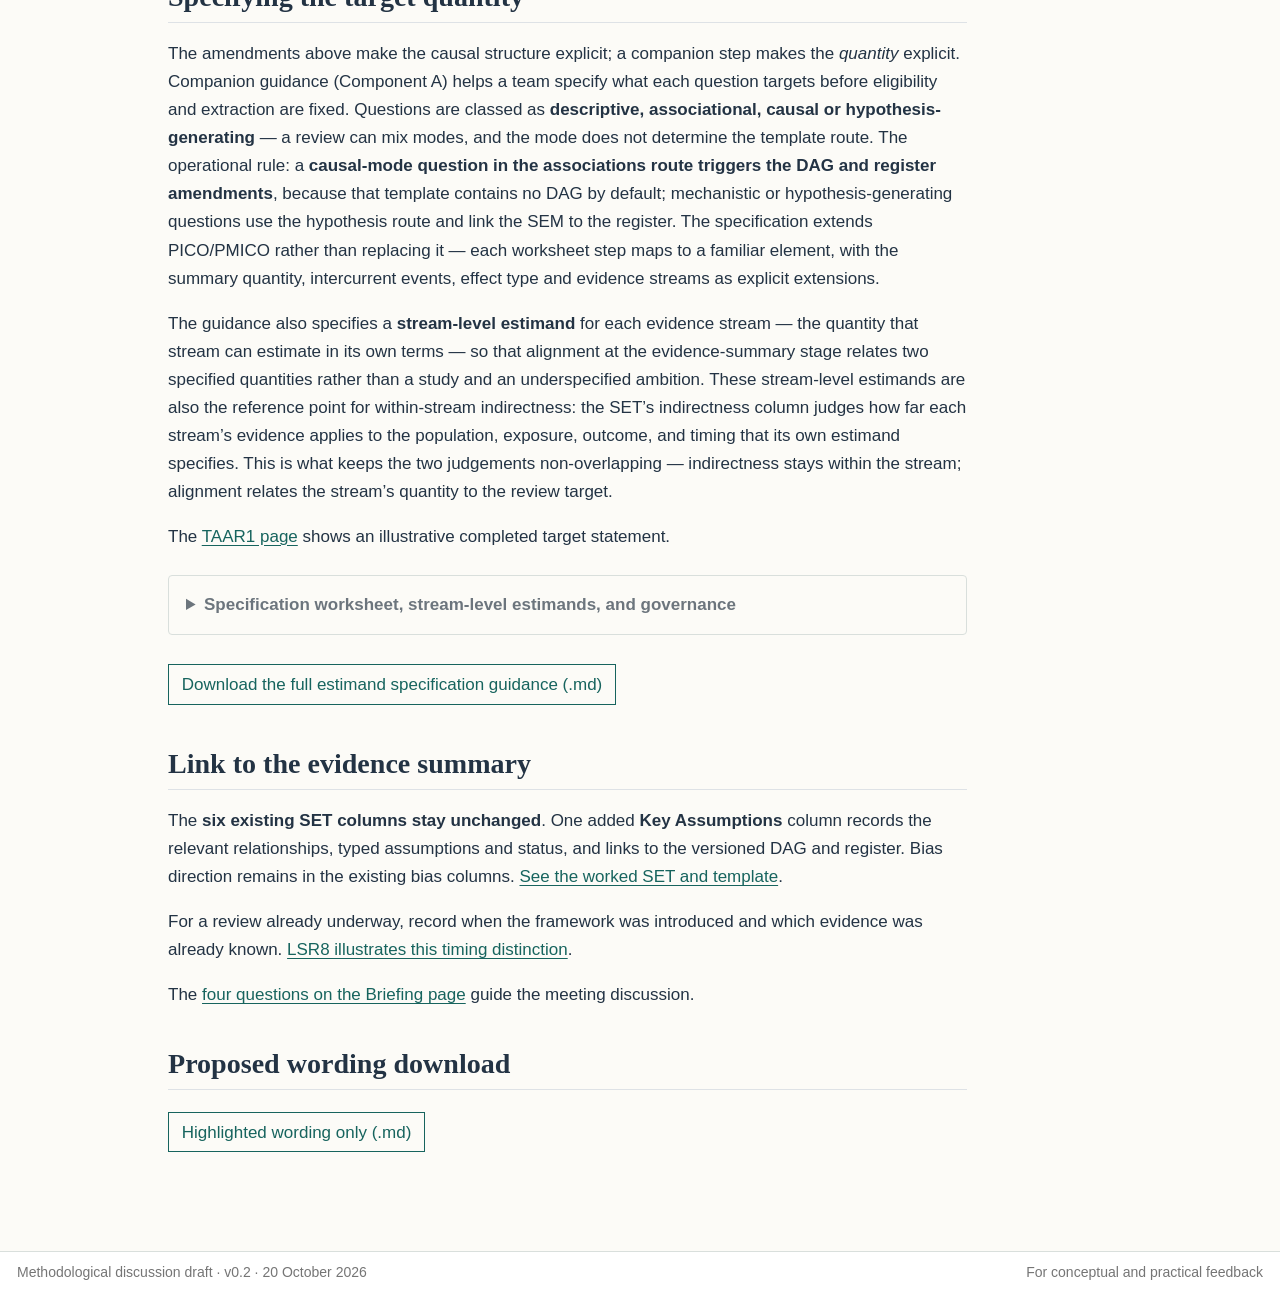
<file: protocol.html>
<!DOCTYPE html>
<html xmlns="http://www.w3.org/1999/xhtml" lang="en-GB" xml:lang="en-GB"><head>

<meta charset="utf-8">
<meta name="generator" content="quarto-1.9.37">

<meta name="viewport" content="width=device-width, initial-scale=1.0, user-scalable=yes">


<title>Proposal 1 · Update protocol templates – Causal assumptions in triangulation</title>
<style>
/* Default styles provided by pandoc.
** See https://pandoc.org/MANUAL.html#variables-for-html for config info.
*/
code{white-space: pre-wrap;}
span.smallcaps{font-variant: small-caps;}
div.columns{display: flex; gap: min(4vw, 1.5em);}
div.column{flex: auto; overflow-x: auto;}
div.hanging-indent{margin-left: 1.5em; text-indent: -1.5em;}
ul.task-list{list-style: none;}
ul.task-list li input[type="checkbox"] {
  width: 0.8em;
  margin: 0 0.8em 0.2em -1em; /* quarto-specific, see https://github.com/quarto-dev/quarto-cli/issues/4556 */ 
  vertical-align: middle;
}
</style>


<script src="site_libs/quarto-nav/quarto-nav.js"></script>
<script src="site_libs/quarto-nav/headroom.min.js"></script>
<script src="site_libs/clipboard/clipboard.min.js"></script>
<script src="site_libs/quarto-search/autocomplete.umd.js"></script>
<script src="site_libs/quarto-search/fuse.min.js"></script>
<script src="site_libs/quarto-search/quarto-search.js"></script>
<meta name="quarto:offset" content="./">
<script src="site_libs/quarto-html/quarto.js" type="module"></script>
<script src="site_libs/quarto-html/tabsets/tabsets.js" type="module"></script>
<script src="site_libs/quarto-html/popper.min.js"></script>
<script src="site_libs/quarto-html/tippy.umd.min.js"></script>
<script src="site_libs/quarto-html/anchor.min.js"></script>
<link href="site_libs/quarto-html/tippy.css" rel="stylesheet">
<link href="site_libs/quarto-html/quarto-syntax-highlighting-7f8f88aac4f3542376d5c11b86a4c14d.css" rel="stylesheet" id="quarto-text-highlighting-styles">
<script src="site_libs/bootstrap/bootstrap.min.js"></script>
<link href="site_libs/bootstrap/bootstrap-icons.css" rel="stylesheet">
<link href="site_libs/bootstrap/bootstrap-26d9cc88ab9604001aabd73cb1ea1d8f.min.css" rel="stylesheet" append-hash="true" id="quarto-bootstrap" data-mode="light">
<script id="quarto-search-options" type="application/json">{
  "location": "navbar",
  "copy-button": false,
  "collapse-after": 3,
  "panel-placement": "end",
  "type": "overlay",
  "limit": 50,
  "keyboard-shortcut": [
    "f",
    "/",
    "s"
  ],
  "show-item-context": false,
  "language": {
    "search-no-results-text": "No results",
    "search-matching-documents-text": "matching documents",
    "search-copy-link-title": "Copy link to search",
    "search-hide-matches-text": "Hide additional matches",
    "search-more-match-text": "more match in this document",
    "search-more-matches-text": "more matches in this document",
    "search-clear-button-title": "Clear",
    "search-text-placeholder": "",
    "search-detached-cancel-button-title": "Cancel",
    "search-submit-button-title": "Submit",
    "search-label": "Search"
  }
}</script>
<style>html{ scroll-behavior: smooth; }</style>


<link rel="stylesheet" href="assets/styles.css">
</head>

<body class="nav-fixed quarto-light">

<div id="quarto-search-results"></div>
  <header id="quarto-header" class="headroom fixed-top">
    <nav class="navbar navbar-expand-lg " data-bs-theme="dark">
      <div class="navbar-container container-fluid">
      <div class="navbar-brand-container mx-auto">
    <a class="navbar-brand" href="./index.html">
    <span class="navbar-title">Causal assumptions in triangulation</span>
    </a>
  </div>
            <div id="quarto-search" class="" title="Search"></div>
          <button class="navbar-toggler" type="button" data-bs-toggle="collapse" data-bs-target="#navbarCollapse" aria-controls="navbarCollapse" role="menu" aria-expanded="false" aria-label="Toggle navigation" onclick="if (window.quartoToggleHeadroom) { window.quartoToggleHeadroom(); }">
  <span class="navbar-toggler-icon"></span>
</button>
          <div class="collapse navbar-collapse" id="navbarCollapse">
            <ul class="navbar-nav navbar-nav-scroll me-auto">
  <li class="nav-item">
    <a class="nav-link" href="./index.html"> 
<span class="menu-text">Briefing</span></a>
  </li>  
  <li class="nav-item">
    <a class="nav-link" href="./concepts.html"> 
<span class="menu-text">Concepts &amp; glossary</span></a>
  </li>  
  <li class="nav-item dropdown ">
    <a class="nav-link dropdown-toggle" href="#" id="nav-menu-methods-guidance" role="link" data-bs-toggle="dropdown" aria-expanded="false">
 <span class="menu-text">Methods guidance</span>
    </a>
    <ul class="dropdown-menu" aria-labelledby="nav-menu-methods-guidance">    
        <li>
    <a class="dropdown-item" href="./protocol.html">
 <span class="dropdown-text">Protocol templates</span></a>
  </li>  
        <li>
    <a class="dropdown-item" href="./worksheet.html">
 <span class="dropdown-text">Triangulation Meeting worksheet</span></a>
  </li>  
        <li>
    <a class="dropdown-item" href="./reporting.html">
 <span class="dropdown-text">Reporting &amp; SET extension</span></a>
  </li>  
    </ul>
  </li>
  <li class="nav-item dropdown ">
    <a class="nav-link dropdown-toggle" href="#" id="nav-menu-applications" role="link" data-bs-toggle="dropdown" aria-expanded="false">
 <span class="menu-text">Applications</span>
    </a>
    <ul class="dropdown-menu" aria-labelledby="nav-menu-applications">    
        <li>
    <a class="dropdown-item" href="./taar1.html">
 <span class="dropdown-text">TAAR1 · Retrospective</span></a>
  </li>  
        <li>
    <a class="dropdown-item" href="./lsr8.html">
 <span class="dropdown-text">LSR8 · Ongoing</span></a>
  </li>  
    </ul>
  </li>
  <li class="nav-item">
    <a class="nav-link" href="./sources.html"> 
<span class="menu-text">About &amp; references</span></a>
  </li>  
</ul>
          </div> <!-- /navcollapse -->
            <div class="quarto-navbar-tools">
</div>
      </div> <!-- /container-fluid -->
    </nav>
</header>
<!-- content -->
<div id="quarto-content" class="quarto-container page-columns page-rows-contents page-layout-article page-navbar">
<!-- sidebar -->
<!-- margin-sidebar -->
    <div id="quarto-margin-sidebar" class="sidebar margin-sidebar">
        <nav id="TOC" role="doc-toc" class="toc-active">
    <h2 id="toc-title">On this page</h2>
   
  <ul class="collapse">
  <li><a href="#why-update-the-templates" id="toc-why-update-the-templates" class="nav-link active" data-scroll-target="#why-update-the-templates">Why update the templates?</a></li>
  <li><a href="#what-changes-in-each-template" id="toc-what-changes-in-each-template" class="nav-link" data-scroll-target="#what-changes-in-each-template">What changes in each template?</a></li>
  <li><a href="#specifying-the-target-quantity" id="toc-specifying-the-target-quantity" class="nav-link" data-scroll-target="#specifying-the-target-quantity">Specifying the target quantity</a></li>
  <li><a href="#link-to-the-evidence-summary" id="toc-link-to-the-evidence-summary" class="nav-link" data-scroll-target="#link-to-the-evidence-summary">Link to the evidence summary</a></li>
  <li><a href="#proposed-wording-download" id="toc-proposed-wording-download" class="nav-link" data-scroll-target="#proposed-wording-download">Proposed wording download</a></li>
  </ul>
</nav>
    </div>
<!-- main -->
<main class="content" id="quarto-document-content">

<header id="title-block-header" class="quarto-title-block default">
<div class="quarto-title">
<h1 class="title">Proposal 1 · Update protocol templates</h1>
<p class="subtitle lead">What changes, why it matters, and wording for template owners</p>
</div>



<div class="quarto-title-meta">

    
  
    
  </div>
  


</header>

<nav class="document-actions" aria-label="Print and download">
<button type="button" class="btn btn-outline-primary" data-print-page="">
<i class="bi bi-printer" aria-hidden="true"></i> Print this page
</button>
<a class="btn btn-outline-primary" href="downloads/causal-assumptions-complete.pdf" download=""><i class="bi bi-file-earmark-pdf" aria-hidden="true"></i> Download complete PDF</a>
</nav>
<section id="why-update-the-templates" class="level2">
<h2 class="anchored" data-anchor-id="why-update-the-templates">Why update the templates?</h2>
<p>There are currently 2 GALENOS LSR Protocol Templates;</p>
<ol type="1">
<li>LSRs addressing hypothesis-generating research questions (“Protocol Template Hypothesis Generating Review”);</li>
<li>LSRs addressing hypothesis-testing questions (“Protocol Template for evaluating associations”).</li>
</ol>
<p>The associations workflow produces a <strong>Summary of Evidence table (SET)</strong>. The hypothesis-generating workflow already recommends a DAG and produces a <strong>Summary of Evidence on Mediators (SEM)</strong>. The amendments connect the causal diagram, assumption register, and meeting record across both routes.</p>
<p>The <a href="./taar1.html#taar1-dag">retrospective TAAR1 example</a> motivates the proposed changes:</p>
<table class="caption-top table">
<colgroup>
<col style="width: 50%">
<col style="width: 50%">
</colgroup>
<thead>
<tr class="header">
<th>Gap illustrated by the retrospective example</th>
<th>What the amendment addresses</th>
</tr>
</thead>
<tbody>
<tr class="odd">
<td>Association and mechanism questions can occur in the same review.</td>
<td>Declare the review mode and the diagram’s purpose.</td>
</tr>
<tr class="even">
<td>Pathways may be reconstructed after the findings.</td>
<td>Record the proposed structure and challenge conditions before synthesis.</td>
</tr>
<tr class="odd">
<td>The two template routes produce different evidence summaries.</td>
<td>Link both routes to the DAG and assumption register.</td>
</tr>
<tr class="even">
<td>Meeting reasoning may remain implicit.</td>
<td>Preserve the assumptions, judgements, and revisions in a reusable record.</td>
</tr>
</tbody>
</table>
</section>
<section id="what-changes-in-each-template" class="level2">
<h2 class="anchored" data-anchor-id="what-changes-in-each-template">What changes in each template?</h2>
<p>The uploaded drafts frame all additions as recommendations. These practical prompts are a main methods contribution for review.</p>
<table class="caption-top table">
<colgroup>
<col style="width: 33%">
<col style="width: 33%">
<col style="width: 33%">
</colgroup>
<thead>
<tr class="header">
<th>Template</th>
<th>Where the additions appear</th>
<th>Practical change proposed</th>
</tr>
</thead>
<tbody>
<tr class="odd">
<td><strong>Associations v3.2 draft</strong></td>
<td>Research questions; reporting bias; evidence summary; triangulation meeting.</td>
<td>Declare the review mode, introduce a versioned DAG and register, record bias direction, and use the assumptions in meeting conclusions.</td>
</tr>
<tr class="even">
<td><strong>Hypothesis-generating v2.2 draft</strong></td>
<td>DAG guidance; data extraction; SEM; bridge to triangulation; consensus meeting.</td>
<td>Version the existing DAG, extract assumption-relevant information, connect the SEM to the register, and prepare a SET-style input for triangulation.</td>
</tr>
</tbody>
</table>
<details>
<summary>
Verbatim yellow-highlighted extracts — for template owners
</summary>
<p>The 25 highlighted paragraphs are reproduced without rewriting. The original Word drafts remain internal; a download of the proposed wording is provided below.</p>
<div class="tabset-margin-container"></div><div class="panel-tabset">
<ul class="nav nav-tabs" role="tablist"><li class="nav-item" role="presentation"><a class="nav-link active" id="tabset-1-1-tab" data-bs-toggle="tab" data-bs-target="#tabset-1-1" role="tab" aria-controls="tabset-1-1" aria-selected="true" href="">Associations v3.2 draft</a></li><li class="nav-item" role="presentation"><a class="nav-link" id="tabset-1-2-tab" data-bs-toggle="tab" data-bs-target="#tabset-1-2" role="tab" aria-controls="tabset-1-2" aria-selected="false" href="">Hypothesis-generating v2.2 draft</a></li></ul>
<div class="tab-content">
<div id="tabset-1-1" class="tab-pane active" role="tabpanel" aria-labelledby="tabset-1-1-tab">
<section id="research-questions" class="level4">
<h4 class="anchored" data-anchor-id="research-questions">Research questions</h4>
<div class="proposed-amendment">
<p><mark>Review mode and causal structure (recommended):</mark></p>
<p><mark>We recommend that you state the primary mode of the review: evaluating associations, hypothesis-generating, or a mixture of both. If any research question concerns mechanisms of action or hypothesised causal pathways, we recommend declaring this explicitly as a secondary (hypothesis-generating) mode.</mark></p>
<p><mark>We recommend that, in that case, you draw a scoping directed acyclic graph (DAG) at protocol stage: the variables of interest, the hypothesised directional links between them (including candidate mediators), and the outcome(s). The DAG is a working hypothesis, not a finding, and should be versioned (dated and archived).</mark></p>
<p><mark>We recommend that research questions about causal pathways are then answered edge by edge against the pre-specified DAG (i.e. “is the evidence consistent with this hypothesised link?”), rather than by reconstructing pathways after the findings.</mark></p>
</div>
</section>
<section id="reporting-bias" class="level4">
<h4 class="anchored" data-anchor-id="reporting-bias">Reporting bias</h4>
<div class="proposed-amendment">
<p><mark>We recommend that, for each major bias, the likely direction of the resulting error is recorded relative to the relevant DAG edge (towards null, away from null, or unpredictable), in addition to the risk-of-bias judgement. Where quantitative bias adjustment is planned, the bias type can also be recorded: offset (additive) bias shifts every estimate by a roughly fixed amount and can create an effect where the true effect is zero, whereas scaling (proportional) bias inflates or shrinks estimates in proportion to their size and cannot.</mark></p>
</div>
</section>
<section id="summary-of-the-evidence" class="level4">
<h4 class="anchored" data-anchor-id="summary-of-the-evidence">Summary of the evidence</h4>
<div class="proposed-amendment">
<p><mark>Making the Summary of Evidence (SET) table DAG-compatible (recommended):</mark></p>
<p><mark>We recommend adding the following fields to each row of the Summary of Evidence (SET) table: (i) which DAG edge(s) the evidence stream informs; (ii) up to three key assumptions on which the estimate depends, each typed as structural, identifying, indirectness or proxy, with status (agreed / contested / uncertain); (iii) the expected direction of each major bias relative to the relevant DAG edge (towards null / away from null / unpredictable); and (iv) a link to the versioned DAG and assumption register.</mark></p>
<p><mark>We recommend that the assumption register is seeded at protocol stage and versioned. Each entry records the assumption, its type, the evidence streams it concerns, its status, and what evidence would challenge it.</mark></p>
</div>
</section>
<section id="triangulation-meeting" class="level4">
<h4 class="anchored" data-anchor-id="triangulation-meeting">Triangulation meeting</h4>
<div class="proposed-amendment">
<p><mark>Using the DAG and assumption register at the triangulation meeting (recommended):</mark></p>
<p><mark>We recommend that, before the meeting, each SET table row is mapped onto the DAG edge(s) it informs. Streams that inform different edges do not directly agree or disagree; any statement about agreement between them traverses an assumption (e.g. a proxy assumption) that should be named.</mark></p>
<p><mark>We recommend that conclusions are reported per DAG edge, with the traversed assumptions stated, rather than as a single global judgement.</mark></p>
<p><mark>We recommend that orthogonality is judged from the directions of the streams' major biases: streams whose biases favour findings in opposite directions (one towards null, one away from null) make agreement between them strongly informative. Representing each bias as a factor in the DAG makes this a checkable claim (the biases should share no common cause).</mark></p>
<p><mark>We recommend applying three revision triggers during the meeting: (a) evidence incompatible with a DAG edge; (b) an evidence stream that maps onto no edge; (c) an assumption challenged in discussion. Each trigger should lead to a versioned update of the DAG or assumption register.</mark></p>
</div>
</section>
</div>
<div id="tabset-1-2" class="tab-pane" role="tabpanel" aria-labelledby="tabset-1-2-tab">
<section id="dag-and-assumption-register" class="level4">
<h4 class="anchored" data-anchor-id="dag-and-assumption-register">DAG and assumption register</h4>
<div class="proposed-amendment">
<p><mark>Versioning the DAG and attaching an assumption register (recommended):</mark></p>
<p><mark>We recommend that the DAG is treated as a versioned working model: it will be refined as evidence accumulates, and each version is dated and archived.</mark></p>
<p><mark>We recommend that, for each edge, you note which evidence streams (non-human, human observational, human interventional, mechanistic) can inform it.</mark></p>
<p><mark>We recommend attaching an assumption register to the DAG. For each assumption, record: its type (structural — an asserted causal link; identifying — what makes a stream's estimate causal; indirectness — how closely the stream's population, intervention and outcome match the target question, including animal-to-human relevance; proxy — a measured outcome standing in for the target outcome); its status (agreed / contested / uncertain); the streams it concerns; and what evidence would challenge it.</mark></p>
</div>
</section>
<section id="data-extraction" class="level4">
<h4 class="anchored" data-anchor-id="data-extraction">Data extraction</h4>
<div class="proposed-amendment">
<p><mark>We recommend also extracting information relevant to the assumption register — for example the timing of mediator measurement, population characteristics, and intervention dose or exposure descriptors — so that indirectness and proxy assumptions can be re-evaluated as evidence accumulates, and not only effect estimates.</mark></p>
</div>
</section>
<section id="summary-of-evidence-on-mediators-sem" class="level4">
<h4 class="anchored" data-anchor-id="summary-of-evidence-on-mediators-sem">Summary of Evidence on Mediators (SEM)</h4>
<div class="proposed-amendment">
<p><mark>Making the SEM DAG-compatible (recommended):</mark></p>
<p><mark>We recommend adding the following fields to the SEM for each candidate mediator: (i) which DAG edge(s) the evidence about it informs; (ii) up to three key assumptions (typed, and with status, as in the assumption register); and (iii) a link to the versioned DAG and assumption register.</mark></p>
</div>
</section>
<section id="bridge-to-triangulation" class="level4">
<h4 class="anchored" data-anchor-id="bridge-to-triangulation">Bridge to triangulation</h4>
<div class="proposed-amendment">
<p><mark>Bridging to triangulation (recommended):</mark></p>
<p><mark>We recommend that, because this template produces a Summary of the Evidence on Mediators (SEM) rather than a Summary of Evidence (SET) table, teams preparing for triangulation derive a one-row-per-stream SET-style table from the DAG (using the fields described in the associations template) so that both template routes feed the triangulation meeting comparably.</mark></p>
</div>
</section>
<section id="consensus-meeting" class="level4">
<h4 class="anchored" data-anchor-id="consensus-meeting">Consensus meeting</h4>
<div class="proposed-amendment">
<p><mark>Reviewing the assumption register at the consensus meeting (recommended):</mark></p>
<p><mark>We recommend that the assumption register is a standing agenda item: assumptions challenged by the accumulated evidence are re-statused (agreed / contested / uncertain), and the DAG is revised if a revision trigger fires (evidence incompatible with an edge; a stream that maps onto no edge; an assumption challenged in discussion).</mark></p>
<p><mark>We recommend that conclusions are reported per DAG edge, naming the assumptions they traverse. Note that a small mechanistic study that measures a node on a DAG edge can have probative value out of proportion to its precision, because it bears on whether an association is causal rather than confounded.</mark></p>
</div>
</section>
</div>
</div>
</div>
</details>
</section>
<section id="specifying-the-target-quantity" class="level2">
<h2 class="anchored" data-anchor-id="specifying-the-target-quantity">Specifying the target quantity</h2>
<p>The amendments above make the causal structure explicit; a companion step makes the <em>quantity</em> explicit. Companion guidance (Component A) helps a team specify what each question targets before eligibility and extraction are fixed. Questions are classed as <strong>descriptive, associational, causal or hypothesis-generating</strong> — a review can mix modes, and the mode does not determine the template route. The operational rule: a <strong>causal-mode question in the associations route triggers the DAG and register amendments</strong>, because that template contains no DAG by default; mechanistic or hypothesis-generating questions use the hypothesis route and link the SEM to the register. The specification extends PICO/PMICO rather than replacing it — each worksheet step maps to a familiar element, with the summary quantity, intercurrent events, effect type and evidence streams as explicit extensions.</p>
<p>The guidance also specifies a <strong>stream-level estimand</strong> for each evidence stream — the quantity that stream can estimate in its own terms — so that alignment at the evidence-summary stage relates two specified quantities rather than a study and an underspecified ambition. These stream-level estimands are also the reference point for within-stream indirectness: the SET’s indirectness column judges how far each stream’s evidence applies to the population, exposure, outcome, and timing that its own estimand specifies. This is what keeps the two judgements non-overlapping — indirectness stays within the stream; alignment relates the stream’s quantity to the review target.</p>
<p>The <a href="./taar1.html">TAAR1 page</a> shows an illustrative completed target statement.</p>
<details>
<summary>
Specification worksheet, stream-level estimands, and governance
</summary>
<section id="a3.-specification-worksheet-review-team-prompts" class="level3">
<h3 class="anchored" data-anchor-id="a3.-specification-worksheet-review-team-prompts">A3. Specification worksheet — review-team prompts</h3>
<p>Copy this section into a review-specific note. Complete provisionally, discuss ambiguities, and revise after causal-structure discussion.</p>
<table class="caption-top table">
<colgroup>
<col style="width: 33%">
<col style="width: 33%">
<col style="width: 33%">
</colgroup>
<thead>
<tr class="header">
<th>Step</th>
<th>Signalling question</th>
<th>Provisional answer / unresolved issue</th>
</tr>
</thead>
<tbody>
<tr class="odd">
<td>1. Purpose</td>
<td>What decision or scientific explanation motivates the review?</td>
<td><em>To complete</em></td>
</tr>
<tr class="even">
<td>2. Mode</td>
<td>Descriptive, association, causal, hypothesis-generating or mixed? Why?</td>
<td><em>To complete</em></td>
</tr>
<tr class="odd">
<td>3. Target population</td>
<td>Who or what should the answer apply to? Setting and eligibility?</td>
<td><em>To complete</em></td>
</tr>
<tr class="even">
<td>4. Exposure/intervention</td>
<td>What are the relevant level(s), versions, duration and implementation?</td>
<td><em>To complete</em></td>
</tr>
<tr class="odd">
<td>5. Comparator</td>
<td>Compared with what observable or hypothetical alternative?</td>
<td><em>To complete</em></td>
</tr>
<tr class="even">
<td>6. Outcome/construct</td>
<td>What is the <em>target construct</em>, and by what measure and direction?</td>
<td><em>To complete</em></td>
</tr>
<tr class="odd">
<td>7. Timing</td>
<td>When are exposure, mediator (if any) and outcome assessed?</td>
<td><em>To complete</em></td>
</tr>
<tr class="even">
<td>8. Summary quantity</td>
<td>Risk difference/ratio, mean difference, prevalence, association slope, etc.?</td>
<td><em>To complete</em></td>
</tr>
<tr class="odd">
<td>9. Intercurrent events</td>
<td>Which events change interpretation/existence of outcome? Which strategy addresses them (if applicable)?</td>
<td><em>To complete</em></td>
</tr>
<tr class="even">
<td>10. Effect type</td>
<td>Total effect? A specified direct or indirect effect? Conditional or marginal?</td>
<td><em>To complete</em></td>
</tr>
<tr class="odd">
<td>11. Evidence streams</td>
<td>Which streams might estimate the target? Which could inform related effects, pathways, context or assumptions?</td>
<td><em>To complete</em></td>
</tr>
<tr class="even">
<td>12. Assumptions</td>
<td>What must be true to interpret or transport stream findings to this target?</td>
<td><em>To complete</em></td>
</tr>
<tr class="odd">
<td>13. Open questions</td>
<td>What still needs expert, stakeholder or methodological input?</td>
<td><em>To complete</em></td>
</tr>
</tbody>
</table>
</section>
<section id="writing-the-target-statement" class="level3">
<h3 class="anchored" data-anchor-id="writing-the-target-statement">Writing the target statement</h3>
<ul>
<li><strong>Causal template:</strong> “In [target population], what is the [summary] of [outcome at time] under [intervention strategy] compared with [comparator strategy], treating [key intercurrent events] using [specified strategy]?”</li>
<li><strong>Association template:</strong> “In [population and period], what is the [marginal/conditional association measure] between [defined exposure] and [outcome at time], with [conditioning variables/standardisation]?”</li>
<li><strong>Descriptive template:</strong> “In [population/period], what proportion/mean [well-defined property] is observed, measured by [definition]?”</li>
<li><strong>Hypothesis-generating template:</strong> “Which candidate variables or pathways might connect [exposure] and [outcome], and what forms of evidence could support or challenge the proposed relationships?”</li>
</ul>
<p>These are <strong>templates for clarification</strong>, not guarantees of identification.</p>
</section>
<section id="specifying-stream-level-estimands-a3a" class="level3">
<h3 class="anchored" data-anchor-id="specifying-stream-level-estimands-a3a">Specifying stream-level estimands (A3a)</h3>
<p>For each evidence stream nominated in worksheet step 11, specify the quantity that stream can estimate <em>in its own terms</em>. Illustrative TAAR1 application (placeholders to be confirmed against the included studies; not a completed assessment):</p>
<table class="caption-top table">
<colgroup>
<col style="width: 33%">
<col style="width: 33%">
<col style="width: 33%">
</colgroup>
<thead>
<tr class="header">
<th>Field</th>
<th>Human stream (TAAR1, illustrative)</th>
<th>Animal stream (TAAR1, illustrative)</th>
</tr>
</thead>
<tbody>
<tr class="odd">
<td>Population</td>
<td>Adults with schizophrenia spectrum disorders in the included trials</td>
<td>The strains, sexes and challenge paradigms used in the included experiments</td>
</tr>
<tr class="even">
<td>Intervention/exposure</td>
<td>Add-on TAAR1 agonist at trial doses</td>
<td>Compound at preclinical doses in a challenge-induced state</td>
</tr>
<tr class="odd">
<td>Comparator</td>
<td>Placebo add-on (or as reported)</td>
<td>Vehicle under challenge</td>
</tr>
<tr class="even">
<td>Outcome/construct</td>
<td>PANSS total (a measure of the symptom construct)</td>
<td>Reversal of challenge-induced hyperlocomotion (a behavioural outcome)</td>
</tr>
<tr class="odd">
<td>Timing</td>
<td>4–6 weeks</td>
<td>As reported per paradigm</td>
</tr>
<tr class="even">
<td>Summary quantity</td>
<td>As reported (e.g.&nbsp;mean difference, SMD)</td>
<td>As reported (e.g.&nbsp;SMD)</td>
</tr>
<tr class="odd">
<td>Effect type</td>
<td>Assignment effect under the trials’ strategies (to confirm)</td>
<td>Experimental contrast under each study’s design</td>
</tr>
</tbody>
</table>
<p>The proxy assumption A1 is then a <strong>bridge between two specified estimands</strong> — a claim that the animal stream’s quantity is informative about the human stream’s construct — rather than a vague link between “animal studies” and “the human question”.</p>
</section>
<section id="governance-of-the-target-statement-proposal" class="level3">
<h3 class="anchored" data-anchor-id="governance-of-the-target-statement-proposal">Governance of the target statement (proposal)</h3>
<ul>
<li><strong>Drafting:</strong> the review team drafts the target statement and stream-level estimands at protocol stage, using the worksheet.</li>
<li><strong>Sign-off:</strong> agreed with clinical, preclinical and methodological input before eligibility screening begins; experiential and stakeholder input informs outcomes and contrasts.</li>
<li><strong>Amendment:</strong> any change after sign-off requires a version increment, a dated justification, and a note of the evidence known at the time.</li>
<li><strong>Disagreement:</strong> record disagreement and the positions held in the register rather than forcing consensus; unresolved disagreement is carried into triangulation as an explicit condition on interpretation.</li>
</ul>
<p>These arrangements are proposals for discussion; GALENOS governance groups should confirm ownership and process.</p>
</section></details>
<p><a href="downloads/estimand-specification.md" class="btn btn-outline-primary" download="estimand-specification.md">Download the full estimand specification guidance (.md)</a></p>
</section>

<section id="link-to-the-evidence-summary" class="level2">
<h2 class="anchored" data-anchor-id="link-to-the-evidence-summary">Link to the evidence summary</h2>
<p>The <strong>six existing SET columns stay unchanged</strong>. One added <strong>Key Assumptions</strong> column records the relevant relationships, typed assumptions and status, and links to the versioned DAG and register. Bias direction remains in the existing bias columns. <a href="./reporting.html#worked-set">See the worked SET and template</a>.</p>
<p>For a review already underway, record when the framework was introduced and which evidence was already known. <a href="./lsr8.html">LSR8 illustrates this timing distinction</a>.</p>
<p>The <a href="./index.html#feedback-sought">four questions on the Briefing page</a> guide the meeting discussion.</p>
</section>
<section id="proposed-wording-download" class="level2">
<h2 class="anchored" data-anchor-id="proposed-wording-download">Proposed wording download</h2>
<p><a href="downloads/protocol-amendments.md" class="btn btn-outline-primary" download="protocol-amendments.md">Highlighted wording only (.md)</a></p>


</section>

</main> <!-- /main -->
<script src="assets/print.js" defer=""></script>
<script id="quarto-html-after-body" type="application/javascript">
  window.document.addEventListener("DOMContentLoaded", function (event) {
    const icon = "";
    const anchorJS = new window.AnchorJS();
    anchorJS.options = {
      placement: 'right',
      icon: icon
    };
    anchorJS.add('.anchored');
    const isCodeAnnotation = (el) => {
      for (const clz of el.classList) {
        if (clz.startsWith('code-annotation-')) {                     
          return true;
        }
      }
      return false;
    }
    const onCopySuccess = function(e) {
      // button target
      const button = e.trigger;
      // don't keep focus
      button.blur();
      // flash "checked"
      button.classList.add('code-copy-button-checked');
      var currentTitle = button.getAttribute("title");
      button.setAttribute("title", "Copied!");
      let tooltip;
      if (window.bootstrap) {
        button.setAttribute("data-bs-toggle", "tooltip");
        button.setAttribute("data-bs-placement", "left");
        button.setAttribute("data-bs-title", "Copied!");
        tooltip = new bootstrap.Tooltip(button, 
          { trigger: "manual", 
            customClass: "code-copy-button-tooltip",
            offset: [0, -8]});
        tooltip.show();    
      }
      setTimeout(function() {
        if (tooltip) {
          tooltip.hide();
          button.removeAttribute("data-bs-title");
          button.removeAttribute("data-bs-toggle");
          button.removeAttribute("data-bs-placement");
        }
        button.setAttribute("title", currentTitle);
        button.classList.remove('code-copy-button-checked');
      }, 1000);
      // clear code selection
      e.clearSelection();
    }
    const getTextToCopy = function(trigger) {
      const outerScaffold = trigger.parentElement.cloneNode(true);
      const codeEl = outerScaffold.querySelector('code');
      for (const childEl of codeEl.children) {
        if (isCodeAnnotation(childEl)) {
          childEl.remove();
        }
      }
      return codeEl.innerText;
    }
    const clipboard = new window.ClipboardJS('.code-copy-button:not([data-in-quarto-modal])', {
      text: getTextToCopy
    });
    clipboard.on('success', onCopySuccess);
    if (window.document.getElementById('quarto-embedded-source-code-modal')) {
      const clipboardModal = new window.ClipboardJS('.code-copy-button[data-in-quarto-modal]', {
        text: getTextToCopy,
        container: window.document.getElementById('quarto-embedded-source-code-modal')
      });
      clipboardModal.on('success', onCopySuccess);
    }
      var localhostRegex = new RegExp(/^(?:http|https):\/\/localhost\:?[0-9]*\//);
      var mailtoRegex = new RegExp(/^mailto:/);
        var filterRegex = new RegExp("https:\/\/abannachbrown\.github\.io\/triangulation-framework\/");
      var isInternal = (href) => {
          return filterRegex.test(href) || localhostRegex.test(href) || mailtoRegex.test(href);
      }
      // Inspect non-navigation links and adorn them if external
     var links = window.document.querySelectorAll('a[href]:not(.nav-link):not(.navbar-brand):not(.toc-action):not(.sidebar-link):not(.sidebar-item-toggle):not(.pagination-link):not(.no-external):not([aria-hidden]):not(.dropdown-item):not(.quarto-navigation-tool):not(.about-link)');
      for (var i=0; i<links.length; i++) {
        const link = links[i];
        if (!isInternal(link.href)) {
          // undo the damage that might have been done by quarto-nav.js in the case of
          // links that we want to consider external
          if (link.dataset.originalHref !== undefined) {
            link.href = link.dataset.originalHref;
          }
            // target, if specified
            link.setAttribute("target", "_blank");
            if (link.getAttribute("rel") === null) {
              link.setAttribute("rel", "noopener");
            }
        }
      }
    function tippyHover(el, contentFn, onTriggerFn, onUntriggerFn) {
      const config = {
        allowHTML: true,
        maxWidth: 500,
        delay: 100,
        arrow: false,
        appendTo: function(el) {
            return el.parentElement;
        },
        interactive: true,
        interactiveBorder: 10,
        theme: 'quarto',
        placement: 'bottom-start',
      };
      if (contentFn) {
        config.content = contentFn;
      }
      if (onTriggerFn) {
        config.onTrigger = onTriggerFn;
      }
      if (onUntriggerFn) {
        config.onUntrigger = onUntriggerFn;
      }
      window.tippy(el, config); 
    }
    const noterefs = window.document.querySelectorAll('a[role="doc-noteref"]');
    for (var i=0; i<noterefs.length; i++) {
      const ref = noterefs[i];
      tippyHover(ref, function() {
        // use id or data attribute instead here
        let href = ref.getAttribute('data-footnote-href') || ref.getAttribute('href');
        try { href = new URL(href).hash; } catch {}
        const id = href.replace(/^#\/?/, "");
        const note = window.document.getElementById(id);
        if (note) {
          return note.innerHTML;
        } else {
          return "";
        }
      });
    }
    const xrefs = window.document.querySelectorAll('a.quarto-xref');
    const processXRef = (id, note) => {
      // Strip column container classes
      const stripColumnClz = (el) => {
        el.classList.remove("page-full", "page-columns");
        if (el.children) {
          for (const child of el.children) {
            stripColumnClz(child);
          }
        }
      }
      stripColumnClz(note)
      if (id === null || id.startsWith('sec-')) {
        // Special case sections, only their first couple elements
        const container = document.createElement("div");
        if (note.children && note.children.length > 2) {
          container.appendChild(note.children[0].cloneNode(true));
          for (let i = 1; i < note.children.length; i++) {
            const child = note.children[i];
            if (child.tagName === "P" && child.innerText === "") {
              continue;
            } else {
              container.appendChild(child.cloneNode(true));
              break;
            }
          }
          if (window.Quarto?.typesetMath) {
            window.Quarto.typesetMath(container);
          }
          return container.innerHTML
        } else {
          if (window.Quarto?.typesetMath) {
            window.Quarto.typesetMath(note);
          }
          return note.innerHTML;
        }
      } else {
        // Remove any anchor links if they are present
        const anchorLink = note.querySelector('a.anchorjs-link');
        if (anchorLink) {
          anchorLink.remove();
        }
        if (window.Quarto?.typesetMath) {
          window.Quarto.typesetMath(note);
        }
        if (note.classList.contains("callout")) {
          return note.outerHTML;
        } else {
          return note.innerHTML;
        }
      }
    }
    for (var i=0; i<xrefs.length; i++) {
      const xref = xrefs[i];
      tippyHover(xref, undefined, function(instance) {
        instance.disable();
        let url = xref.getAttribute('href');
        let hash = undefined; 
        if (url.startsWith('#')) {
          hash = url;
        } else {
          try { hash = new URL(url).hash; } catch {}
        }
        if (hash) {
          const id = hash.replace(/^#\/?/, "");
          const note = window.document.getElementById(id);
          if (note !== null) {
            try {
              const html = processXRef(id, note.cloneNode(true));
              instance.setContent(html);
            } finally {
              instance.enable();
              instance.show();
            }
          } else {
            // See if we can fetch this
            fetch(url.split('#')[0])
            .then(res => res.text())
            .then(html => {
              const parser = new DOMParser();
              const htmlDoc = parser.parseFromString(html, "text/html");
              const note = htmlDoc.getElementById(id);
              if (note !== null) {
                const html = processXRef(id, note);
                instance.setContent(html);
              } 
            }).finally(() => {
              instance.enable();
              instance.show();
            });
          }
        } else {
          // See if we can fetch a full url (with no hash to target)
          // This is a special case and we should probably do some content thinning / targeting
          fetch(url)
          .then(res => res.text())
          .then(html => {
            const parser = new DOMParser();
            const htmlDoc = parser.parseFromString(html, "text/html");
            const note = htmlDoc.querySelector('main.content');
            if (note !== null) {
              // This should only happen for chapter cross references
              // (since there is no id in the URL)
              // remove the first header
              if (note.children.length > 0 && note.children[0].tagName === "HEADER") {
                note.children[0].remove();
              }
              const html = processXRef(null, note);
              instance.setContent(html);
            } 
          }).finally(() => {
            instance.enable();
            instance.show();
          });
        }
      }, function(instance) {
      });
    }
        let selectedAnnoteEl;
        const selectorForAnnotation = ( cell, annotation) => {
          let cellAttr = 'data-code-cell="' + cell + '"';
          let lineAttr = 'data-code-annotation="' +  annotation + '"';
          const selector = 'span[' + cellAttr + '][' + lineAttr + ']';
          return selector;
        }
        const selectCodeLines = (annoteEl) => {
          const doc = window.document;
          const targetCell = annoteEl.getAttribute("data-target-cell");
          const targetAnnotation = annoteEl.getAttribute("data-target-annotation");
          const annoteSpan = window.document.querySelector(selectorForAnnotation(targetCell, targetAnnotation));
          const lines = annoteSpan.getAttribute("data-code-lines").split(",");
          const lineIds = lines.map((line) => {
            return targetCell + "-" + line;
          })
          let top = null;
          let height = null;
          let parent = null;
          if (lineIds.length > 0) {
              //compute the position of the single el (top and bottom and make a div)
              const el = window.document.getElementById(lineIds[0]);
              top = el.offsetTop;
              height = el.offsetHeight;
              parent = el.parentElement.parentElement;
            if (lineIds.length > 1) {
              const lastEl = window.document.getElementById(lineIds[lineIds.length - 1]);
              const bottom = lastEl.offsetTop + lastEl.offsetHeight;
              height = bottom - top;
            }
            if (top !== null && height !== null && parent !== null) {
              // cook up a div (if necessary) and position it 
              let div = window.document.getElementById("code-annotation-line-highlight");
              if (div === null) {
                div = window.document.createElement("div");
                div.setAttribute("id", "code-annotation-line-highlight");
                div.style.position = 'absolute';
                parent.appendChild(div);
              }
              div.style.top = top - 2 + "px";
              div.style.height = height + 4 + "px";
              div.style.left = 0;
              let gutterDiv = window.document.getElementById("code-annotation-line-highlight-gutter");
              if (gutterDiv === null) {
                gutterDiv = window.document.createElement("div");
                gutterDiv.setAttribute("id", "code-annotation-line-highlight-gutter");
                gutterDiv.style.position = 'absolute';
                const codeCell = window.document.getElementById(targetCell);
                const gutter = codeCell.querySelector('.code-annotation-gutter');
                gutter.appendChild(gutterDiv);
              }
              gutterDiv.style.top = top - 2 + "px";
              gutterDiv.style.height = height + 4 + "px";
            }
            selectedAnnoteEl = annoteEl;
          }
        };
        const unselectCodeLines = () => {
          const elementsIds = ["code-annotation-line-highlight", "code-annotation-line-highlight-gutter"];
          elementsIds.forEach((elId) => {
            const div = window.document.getElementById(elId);
            if (div) {
              div.remove();
            }
          });
          selectedAnnoteEl = undefined;
        };
          // Handle positioning of the toggle
      window.addEventListener(
        "resize",
        throttle(() => {
          elRect = undefined;
          if (selectedAnnoteEl) {
            selectCodeLines(selectedAnnoteEl);
          }
        }, 10)
      );
      function throttle(fn, ms) {
      let throttle = false;
      let timer;
        return (...args) => {
          if(!throttle) { // first call gets through
              fn.apply(this, args);
              throttle = true;
          } else { // all the others get throttled
              if(timer) clearTimeout(timer); // cancel #2
              timer = setTimeout(() => {
                fn.apply(this, args);
                timer = throttle = false;
              }, ms);
          }
        };
      }
        // Attach click handler to the DT
        const annoteDls = window.document.querySelectorAll('dt[data-target-cell]');
        for (const annoteDlNode of annoteDls) {
          annoteDlNode.addEventListener('click', (event) => {
            const clickedEl = event.target;
            if (clickedEl !== selectedAnnoteEl) {
              unselectCodeLines();
              const activeEl = window.document.querySelector('dt[data-target-cell].code-annotation-active');
              if (activeEl) {
                activeEl.classList.remove('code-annotation-active');
              }
              selectCodeLines(clickedEl);
              clickedEl.classList.add('code-annotation-active');
            } else {
              // Unselect the line
              unselectCodeLines();
              clickedEl.classList.remove('code-annotation-active');
            }
          });
        }
    const findCites = (el) => {
      const parentEl = el.parentElement;
      if (parentEl) {
        const cites = parentEl.dataset.cites;
        if (cites) {
          return {
            el,
            cites: cites.split(' ')
          };
        } else {
          return findCites(el.parentElement)
        }
      } else {
        return undefined;
      }
    };
    var bibliorefs = window.document.querySelectorAll('a[role="doc-biblioref"]');
    for (var i=0; i<bibliorefs.length; i++) {
      const ref = bibliorefs[i];
      const citeInfo = findCites(ref);
      if (citeInfo) {
        tippyHover(citeInfo.el, function() {
          var popup = window.document.createElement('div');
          citeInfo.cites.forEach(function(cite) {
            var citeDiv = window.document.createElement('div');
            citeDiv.classList.add('hanging-indent');
            citeDiv.classList.add('csl-entry');
            var biblioDiv = window.document.getElementById('ref-' + cite);
            if (biblioDiv) {
              citeDiv.innerHTML = biblioDiv.innerHTML;
            }
            popup.appendChild(citeDiv);
          });
          return popup.innerHTML;
        });
      }
    }
  });
  </script>
</div> <!-- /content -->
<footer class="footer">
  <div class="nav-footer">
    <div class="nav-footer-left">
<p>Methodological discussion draft · v0.2 · 20 October 2026</p>
</div>   
    <div class="nav-footer-center">
      &nbsp;
    </div>
    <div class="nav-footer-right">
<p>For conceptual and practical feedback</p>
</div>
  </div>
</footer>




<script src="site_libs/quarto-html/zenscroll-min.js"></script>
</body></html>
</file>
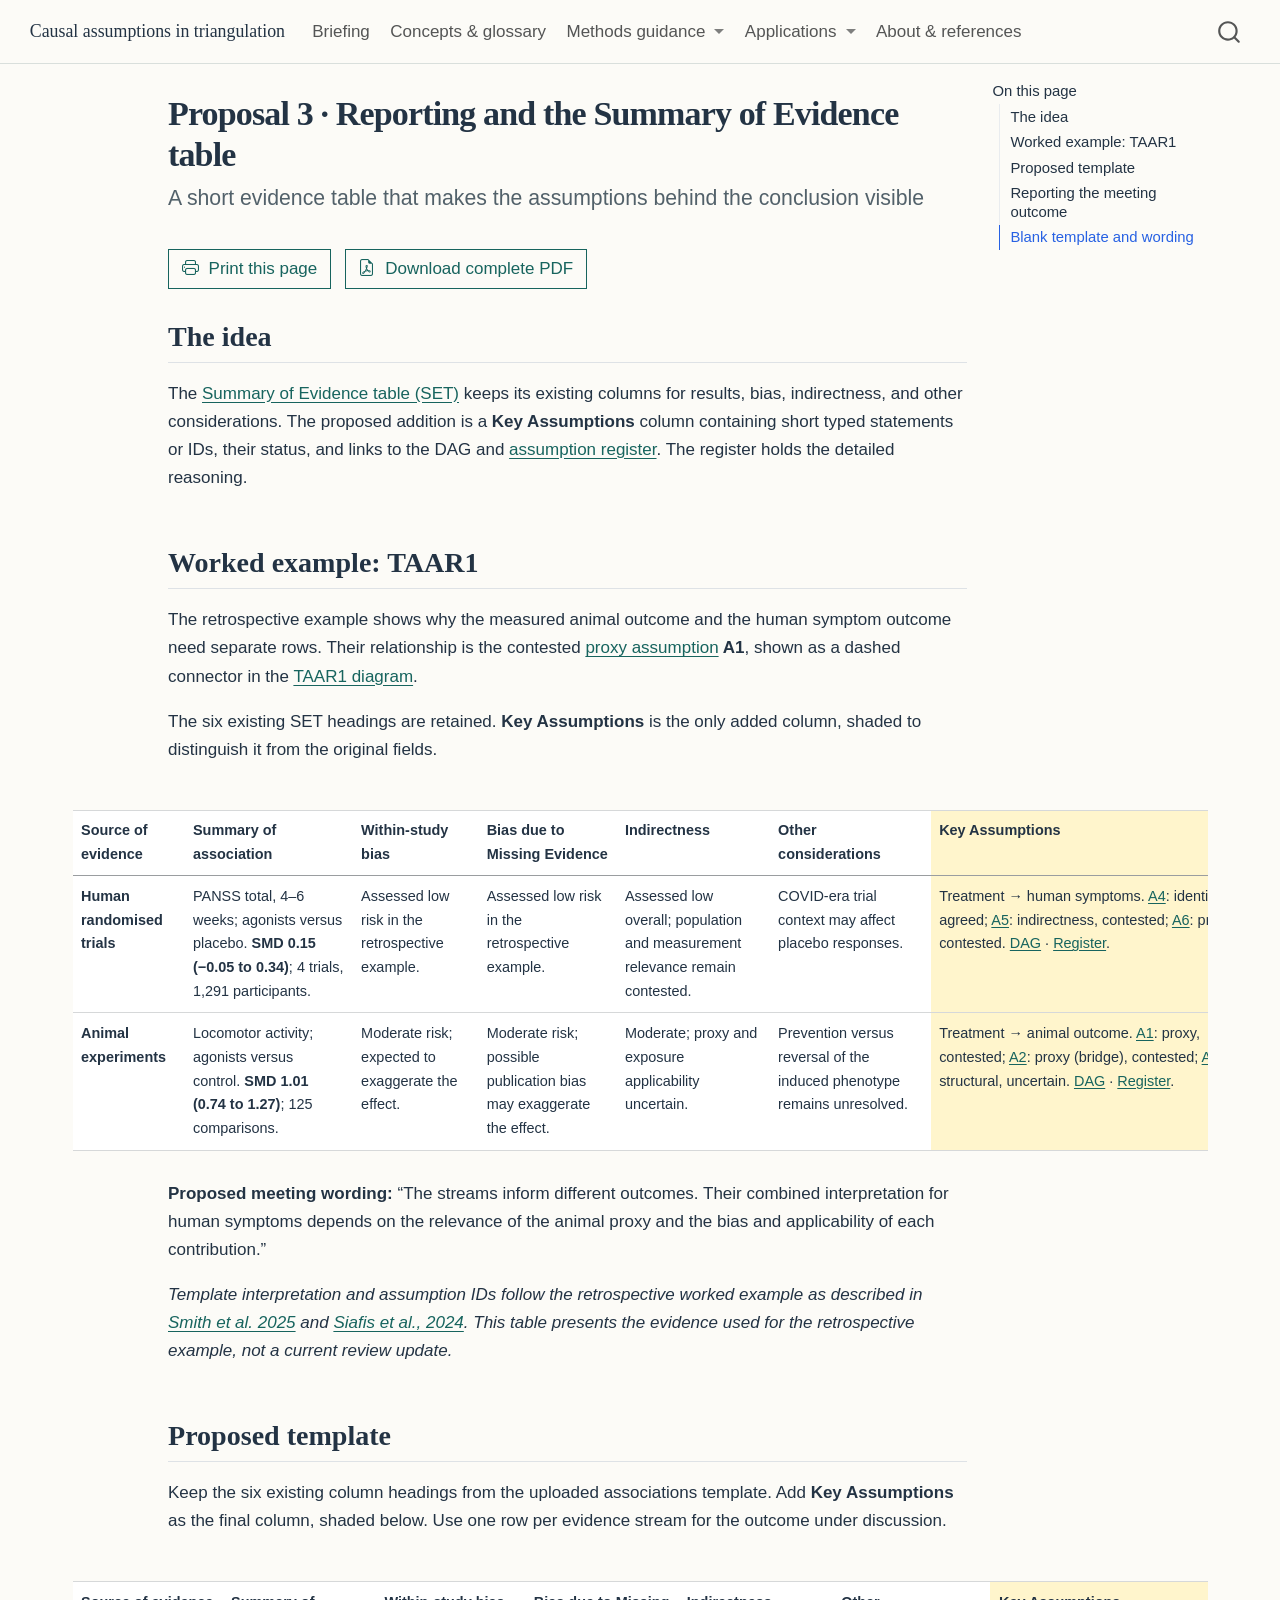
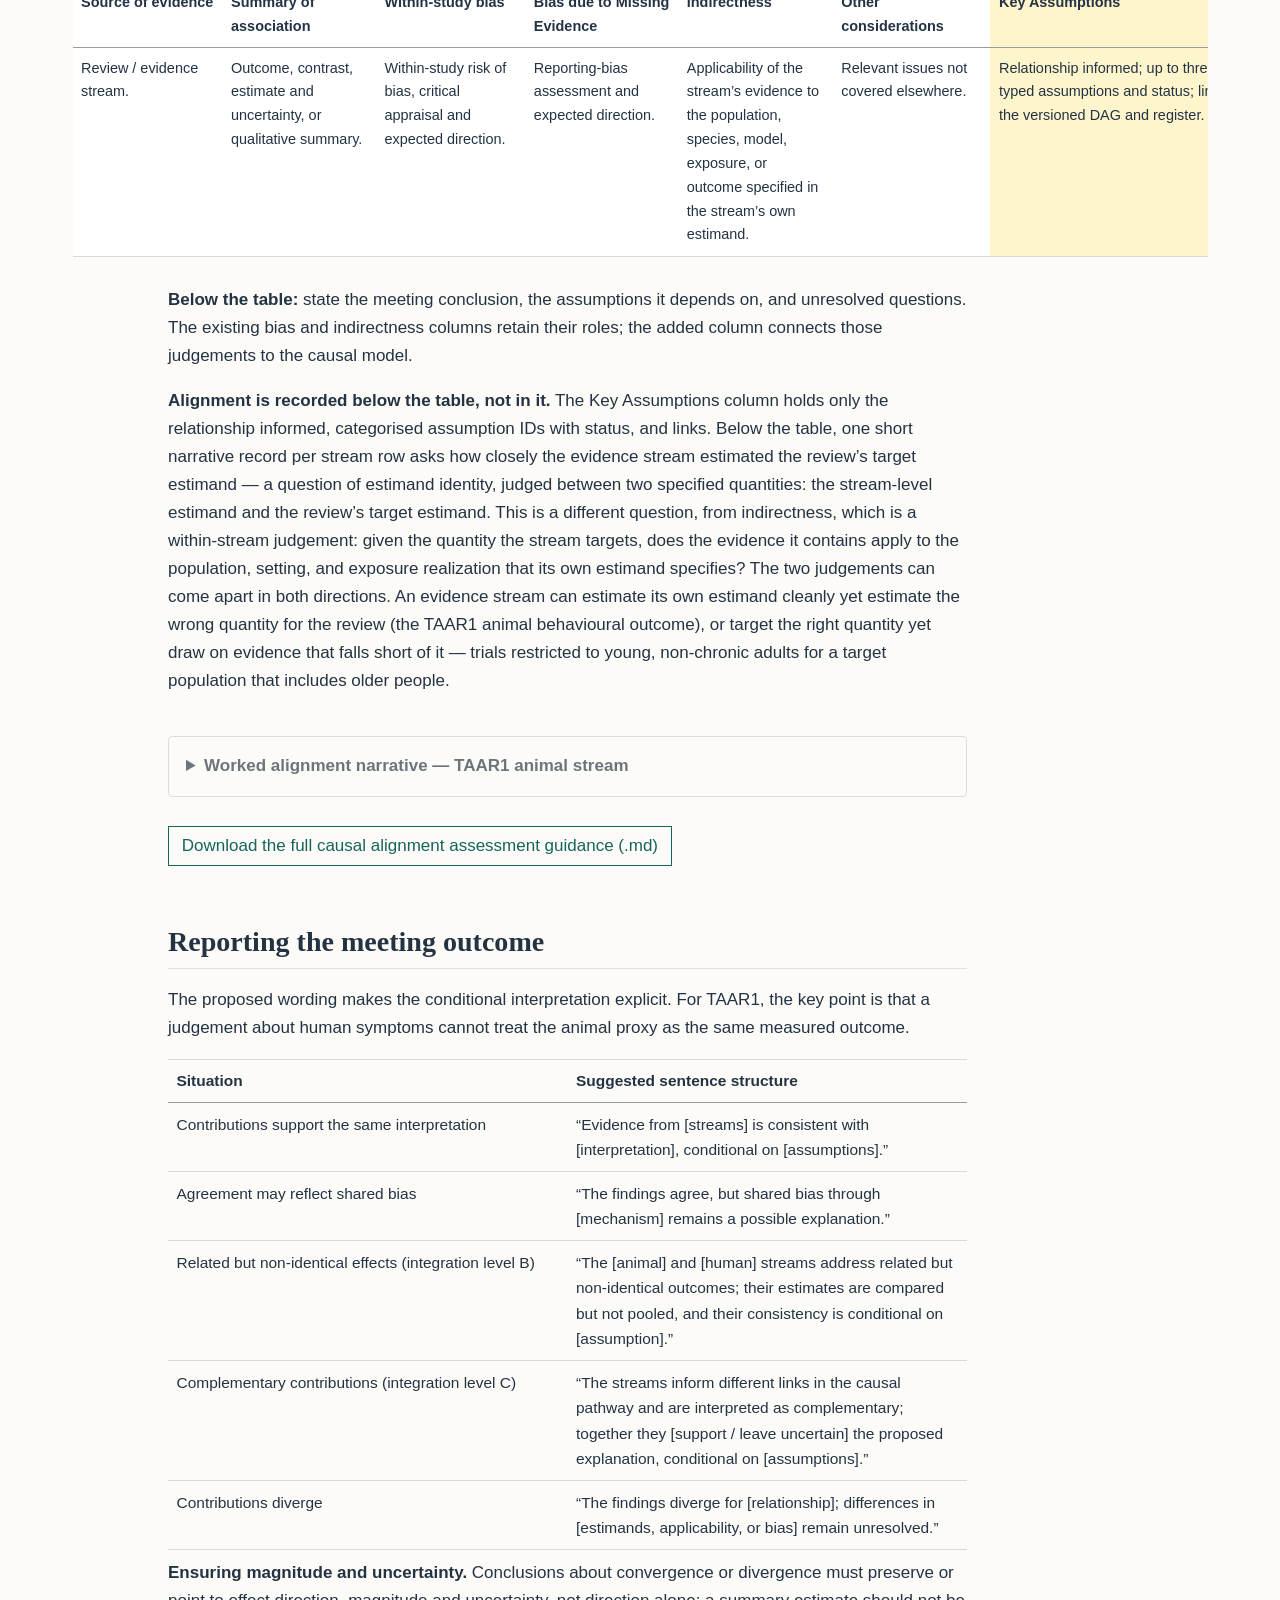
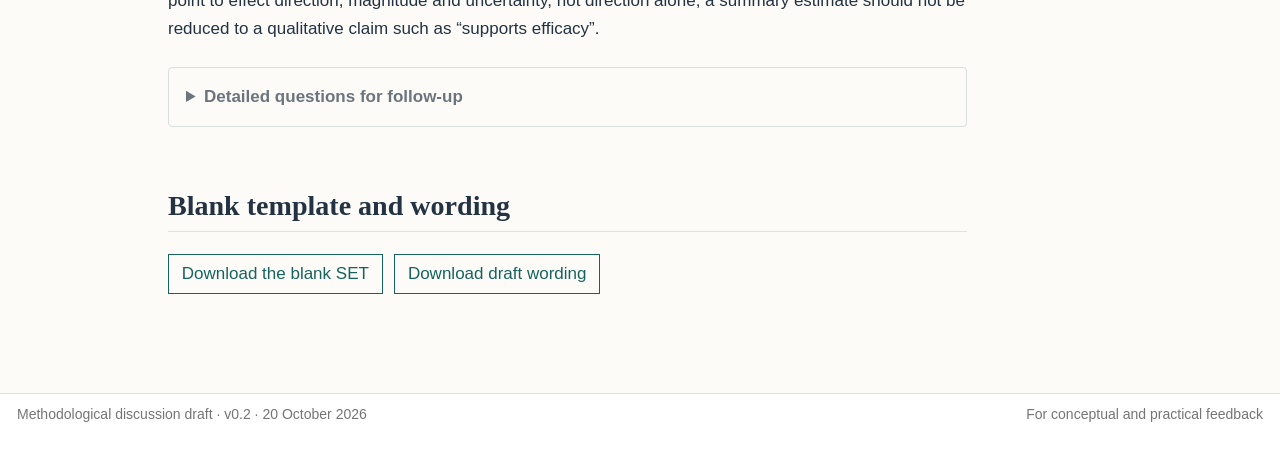
<file: reporting.html>
<!DOCTYPE html>
<html xmlns="http://www.w3.org/1999/xhtml" lang="en-GB" xml:lang="en-GB"><head>

<meta charset="utf-8">
<meta name="generator" content="quarto-1.9.37">

<meta name="viewport" content="width=device-width, initial-scale=1.0, user-scalable=yes">


<title>Proposal 3 · Reporting and the Summary of Evidence table – Causal assumptions in triangulation</title>
<style>
/* Default styles provided by pandoc.
** See https://pandoc.org/MANUAL.html#variables-for-html for config info.
*/
code{white-space: pre-wrap;}
span.smallcaps{font-variant: small-caps;}
div.columns{display: flex; gap: min(4vw, 1.5em);}
div.column{flex: auto; overflow-x: auto;}
div.hanging-indent{margin-left: 1.5em; text-indent: -1.5em;}
ul.task-list{list-style: none;}
ul.task-list li input[type="checkbox"] {
  width: 0.8em;
  margin: 0 0.8em 0.2em -1em; /* quarto-specific, see https://github.com/quarto-dev/quarto-cli/issues/4556 */ 
  vertical-align: middle;
}
</style>


<script src="site_libs/quarto-nav/quarto-nav.js"></script>
<script src="site_libs/quarto-nav/headroom.min.js"></script>
<script src="site_libs/clipboard/clipboard.min.js"></script>
<script src="site_libs/quarto-search/autocomplete.umd.js"></script>
<script src="site_libs/quarto-search/fuse.min.js"></script>
<script src="site_libs/quarto-search/quarto-search.js"></script>
<meta name="quarto:offset" content="./">
<script src="site_libs/quarto-html/quarto.js" type="module"></script>
<script src="site_libs/quarto-html/tabsets/tabsets.js" type="module"></script>
<script src="site_libs/quarto-html/popper.min.js"></script>
<script src="site_libs/quarto-html/tippy.umd.min.js"></script>
<script src="site_libs/quarto-html/anchor.min.js"></script>
<link href="site_libs/quarto-html/tippy.css" rel="stylesheet">
<link href="site_libs/quarto-html/quarto-syntax-highlighting-7f8f88aac4f3542376d5c11b86a4c14d.css" rel="stylesheet" id="quarto-text-highlighting-styles">
<script src="site_libs/bootstrap/bootstrap.min.js"></script>
<link href="site_libs/bootstrap/bootstrap-icons.css" rel="stylesheet">
<link href="site_libs/bootstrap/bootstrap-26d9cc88ab9604001aabd73cb1ea1d8f.min.css" rel="stylesheet" append-hash="true" id="quarto-bootstrap" data-mode="light">
<script id="quarto-search-options" type="application/json">{
  "location": "navbar",
  "copy-button": false,
  "collapse-after": 3,
  "panel-placement": "end",
  "type": "overlay",
  "limit": 50,
  "keyboard-shortcut": [
    "f",
    "/",
    "s"
  ],
  "show-item-context": false,
  "language": {
    "search-no-results-text": "No results",
    "search-matching-documents-text": "matching documents",
    "search-copy-link-title": "Copy link to search",
    "search-hide-matches-text": "Hide additional matches",
    "search-more-match-text": "more match in this document",
    "search-more-matches-text": "more matches in this document",
    "search-clear-button-title": "Clear",
    "search-text-placeholder": "",
    "search-detached-cancel-button-title": "Cancel",
    "search-submit-button-title": "Submit",
    "search-label": "Search"
  }
}</script>
<style>html{ scroll-behavior: smooth; }</style>


<link rel="stylesheet" href="assets/styles.css">
</head>

<body class="nav-fixed quarto-light">

<div id="quarto-search-results"></div>
  <header id="quarto-header" class="headroom fixed-top">
    <nav class="navbar navbar-expand-lg " data-bs-theme="dark">
      <div class="navbar-container container-fluid">
      <div class="navbar-brand-container mx-auto">
    <a class="navbar-brand" href="./index.html">
    <span class="navbar-title">Causal assumptions in triangulation</span>
    </a>
  </div>
            <div id="quarto-search" class="" title="Search"></div>
          <button class="navbar-toggler" type="button" data-bs-toggle="collapse" data-bs-target="#navbarCollapse" aria-controls="navbarCollapse" role="menu" aria-expanded="false" aria-label="Toggle navigation" onclick="if (window.quartoToggleHeadroom) { window.quartoToggleHeadroom(); }">
  <span class="navbar-toggler-icon"></span>
</button>
          <div class="collapse navbar-collapse" id="navbarCollapse">
            <ul class="navbar-nav navbar-nav-scroll me-auto">
  <li class="nav-item">
    <a class="nav-link" href="./index.html"> 
<span class="menu-text">Briefing</span></a>
  </li>  
  <li class="nav-item">
    <a class="nav-link" href="./concepts.html"> 
<span class="menu-text">Concepts &amp; glossary</span></a>
  </li>  
  <li class="nav-item dropdown ">
    <a class="nav-link dropdown-toggle" href="#" id="nav-menu-methods-guidance" role="link" data-bs-toggle="dropdown" aria-expanded="false">
 <span class="menu-text">Methods guidance</span>
    </a>
    <ul class="dropdown-menu" aria-labelledby="nav-menu-methods-guidance">    
        <li>
    <a class="dropdown-item" href="./protocol.html">
 <span class="dropdown-text">Protocol templates</span></a>
  </li>  
        <li>
    <a class="dropdown-item" href="./worksheet.html">
 <span class="dropdown-text">Triangulation Meeting worksheet</span></a>
  </li>  
        <li>
    <a class="dropdown-item" href="./reporting.html">
 <span class="dropdown-text">Reporting &amp; SET extension</span></a>
  </li>  
    </ul>
  </li>
  <li class="nav-item dropdown ">
    <a class="nav-link dropdown-toggle" href="#" id="nav-menu-applications" role="link" data-bs-toggle="dropdown" aria-expanded="false">
 <span class="menu-text">Applications</span>
    </a>
    <ul class="dropdown-menu" aria-labelledby="nav-menu-applications">    
        <li>
    <a class="dropdown-item" href="./taar1.html">
 <span class="dropdown-text">TAAR1 · Retrospective</span></a>
  </li>  
        <li>
    <a class="dropdown-item" href="./lsr8.html">
 <span class="dropdown-text">LSR8 · Ongoing</span></a>
  </li>  
    </ul>
  </li>
  <li class="nav-item">
    <a class="nav-link" href="./sources.html"> 
<span class="menu-text">About &amp; references</span></a>
  </li>  
</ul>
          </div> <!-- /navcollapse -->
            <div class="quarto-navbar-tools">
</div>
      </div> <!-- /container-fluid -->
    </nav>
</header>
<!-- content -->
<div id="quarto-content" class="quarto-container page-columns page-rows-contents page-layout-article page-navbar">
<!-- sidebar -->
<!-- margin-sidebar -->
    <div id="quarto-margin-sidebar" class="sidebar margin-sidebar">
        <nav id="TOC" role="doc-toc" class="toc-active">
    <h2 id="toc-title">On this page</h2>
   
  <ul class="collapse">
  <li><a href="#the-idea" id="toc-the-idea" class="nav-link active" data-scroll-target="#the-idea">The idea</a></li>
  <li><a href="#worked-set" id="toc-worked-set" class="nav-link" data-scroll-target="#worked-set">Worked example: TAAR1</a></li>
  <li><a href="#proposed-template" id="toc-proposed-template" class="nav-link" data-scroll-target="#proposed-template">Proposed template</a></li>
  <li><a href="#reporting-the-meeting-outcome" id="toc-reporting-the-meeting-outcome" class="nav-link" data-scroll-target="#reporting-the-meeting-outcome">Reporting the meeting outcome</a></li>
  <li><a href="#blank-template-and-wording" id="toc-blank-template-and-wording" class="nav-link" data-scroll-target="#blank-template-and-wording">Blank template and wording</a></li>
  </ul>
</nav>
    </div>
<!-- main -->
<main class="content page-columns page-full" id="quarto-document-content">

<header id="title-block-header" class="quarto-title-block default">
<div class="quarto-title">
<h1 class="title">Proposal 3 · Reporting and the Summary of Evidence table</h1>
<p class="subtitle lead">A short evidence table that makes the assumptions behind the conclusion visible</p>
</div>



<div class="quarto-title-meta">

    
  
    
  </div>
  


</header>

<nav class="document-actions" aria-label="Print and download">
<button type="button" class="btn btn-outline-primary" data-print-page="">
<i class="bi bi-printer" aria-hidden="true"></i> Print this page
</button>
<a class="btn btn-outline-primary" href="downloads/causal-assumptions-complete.pdf" download=""><i class="bi bi-file-earmark-pdf" aria-hidden="true"></i> Download complete PDF</a>
</nav>
<section id="the-idea" class="level2">
<h2 class="anchored" data-anchor-id="the-idea">The idea</h2>
<p>The <strong><a href="./concepts.html#term-set">Summary of Evidence table (SET)</a></strong> keeps its existing columns for results, bias, indirectness, and other considerations. The proposed addition is a <strong>Key Assumptions</strong> column containing short typed statements or IDs, their status, and links to the DAG and <a href="./concepts.html#term-assumption-register">assumption register</a>. The register holds the detailed reasoning.</p>
</section>
<section id="worked-set" class="level2 page-columns page-full">
<h2 class="anchored" data-anchor-id="worked-set">Worked example: TAAR1</h2>
<p>The retrospective example shows why the measured animal outcome and the human symptom outcome need separate rows. Their relationship is the contested <strong><a href="./concepts.html#term-proxy-assumption">proxy assumption</a> A1</strong>, shown as a dashed connector in the <a href="./taar1.html#taar1-dag">TAAR1 diagram</a>.</p>
<p>The six existing SET headings are retained. <strong>Key Assumptions</strong> is the only added column, shaded to distinguish it from the original fields.</p>
<div class="column-page set-table" role="region" aria-label="Worked TAAR1 SET with original columns and an added Key Assumptions column" tabindex="0">
<table class="caption-top table">
<thead>
<tr class="header">
<th>Source of evidence</th>
<th>Summary of association</th>
<th>Within-study bias</th>
<th>Bias due to Missing Evidence</th>
<th>Indirectness</th>
<th>Other considerations</th>
<th>Key Assumptions</th>
</tr>
</thead>
<tbody>
<tr class="odd">
<td><strong>Human randomised trials</strong></td>
<td>PANSS total, 4–6 weeks; agonists versus placebo. <strong>SMD 0.15 (−0.05 to 0.34)</strong>; 4 trials, 1,291 participants.</td>
<td>Assessed low risk in the retrospective example.</td>
<td>Assessed low risk in the retrospective example.</td>
<td>Assessed low overall; population and measurement relevance remain contested.</td>
<td>COVID-era trial context may affect placebo responses.</td>
<td>Treatment → human symptoms. <a href="./taar1.html#taar1-a4">A4</a>: identifying, agreed; <a href="./taar1.html#taar1-a5">A5</a>: indirectness, contested; <a href="./taar1.html#taar1-a6">A6</a>: proxy, contested. <a href="./taar1.html#fig-taar1-dag">DAG</a> · <a href="./taar1.html#taar1-assumption-register">Register</a>.</td>
</tr>
<tr class="even">
<td><strong>Animal experiments</strong></td>
<td>Locomotor activity; agonists versus control. <strong>SMD 1.01 (0.74 to 1.27)</strong>; 125 comparisons.</td>
<td>Moderate risk; expected to exaggerate the effect.</td>
<td>Moderate risk; possible publication bias may exaggerate the effect.</td>
<td>Moderate; proxy and exposure applicability uncertain.</td>
<td>Prevention versus reversal of the induced phenotype remains unresolved.</td>
<td>Treatment → animal outcome. <a href="./taar1.html#taar1-a1">A1</a>: proxy, contested; <a href="./taar1.html#taar1-a2">A2</a>: proxy (bridge), contested; <a href="./taar1.html#taar1-a7">A7</a>: structural, uncertain. <a href="./taar1.html#fig-taar1-dag">DAG</a> · <a href="./taar1.html#taar1-assumption-register">Register</a>.</td>
</tr>
</tbody>
</table>
</div>
<p><strong>Proposed meeting wording:</strong> “The streams inform different outcomes. Their combined interpretation for human symptoms depends on the relevance of the animal proxy and the bias and applicability of each contribution.”</p>
<p><em>Template interpretation and assumption IDs follow the retrospective worked example as described in <a href="https://www.cambridge.org/core/journals/the-british-journal-of-psychiatry/article/triangulating-evidence-from-the-galenos-living-systematic-review-on-trace-amineassociated-receptor-1-taar1-agonists-in-psychosis/B5202B48429F1E700F5274724FB176C0">Smith et al.&nbsp;2025</a> and <a href="https://pmc.ncbi.nlm.nih.gov/articles/PMC11258611/">Siafis et al., 2024</a>. This table presents the evidence used for the retrospective example, not a current review update.</em></p>
</section>
<section id="proposed-template" class="level2 page-columns page-full">
<h2 class="anchored" data-anchor-id="proposed-template">Proposed template</h2>
<p>Keep the six existing column headings from the uploaded associations template. Add <strong>Key Assumptions</strong> as the final column, shaded below. Use one row per evidence stream for the outcome under discussion.</p>
<div class="column-page set-table" role="region" aria-label="SET template retaining the original columns and adding Key Assumptions" tabindex="0">
<table class="caption-top table">
<colgroup>
<col style="width: 14%">
<col style="width: 14%">
<col style="width: 14%">
<col style="width: 14%">
<col style="width: 14%">
<col style="width: 14%">
<col style="width: 14%">
</colgroup>
<thead>
<tr class="header">
<th>Source of evidence</th>
<th>Summary of association</th>
<th>Within-study bias</th>
<th>Bias due to Missing Evidence</th>
<th>Indirectness</th>
<th>Other considerations</th>
<th>Key Assumptions</th>
</tr>
</thead>
<tbody>
<tr class="odd">
<td>Review / evidence stream.</td>
<td>Outcome, contrast, estimate and uncertainty, or qualitative summary.</td>
<td>Within-study risk of bias, critical appraisal and expected direction.</td>
<td>Reporting-bias assessment and expected direction.</td>
<td>Applicability of the stream’s evidence to the population, species, model, exposure, or outcome specified in the stream’s own estimand.</td>
<td>Relevant issues not covered elsewhere.</td>
<td>Relationship informed; up to three typed assumptions and status; links to the versioned DAG and register.</td>
</tr>
</tbody>
</table>
</div>
<p><strong>Below the table:</strong> state the meeting conclusion, the assumptions it depends on, and unresolved questions. The existing bias and indirectness columns retain their roles; the added column connects those judgements to the causal model.</p>
<p><strong>Alignment is recorded below the table, not in it.</strong> The Key Assumptions column holds only the relationship informed, categorised assumption IDs with status, and links. Below the table, one short narrative record per stream row asks how closely the evidence stream estimated the review’s target estimand — a question of estimand identity, judged between two specified quantities: the stream-level estimand and the review’s target estimand. This is a different question, from indirectness, which is a within-stream judgement: given the quantity the stream targets, does the evidence it contains apply to the population, setting, and exposure realization that its own estimand specifies? The two judgements can come apart in both directions. An evidence stream can estimate its own estimand cleanly yet estimate the wrong quantity for the review (the TAAR1 animal behavioural outcome), or target the right quantity yet draw on evidence that falls short of it — trials restricted to young, non-chronic adults for a target population that includes older people.</p>
<details>
<summary>
Worked alignment narrative — TAAR1 animal stream
</summary>
<p><strong>Illustrative narrative record — TAAR1 animal stream</strong> (retrospective reconstruction, for calibration only; not a completed assessment):</p>
<blockquote class="blockquote">
<p><strong>SET row and target reference:</strong> TAAR1 animal experimental evidence; target version [draft specification, Component A §A5].</p>
<p><strong>Stream-level estimand:</strong> Effect of [compound] versus vehicle on reversal of challenge-induced hyperlocomotion in [strains/paradigms as included], reported as [SMD].</p>
<p><strong>What is being summarised?</strong> Experimental contrasts across animal studies; the synthesis summarises a distribution of animal-specific effects, not the human clinical quantity.</p>
<p><strong>Main points of alignment or difference:</strong> Different population (species, challenge state), different intervention (preclinical dosing), different outcome (locomotor behaviour versus PANSS-assessed symptoms), different effect definition (experimental contrast, not a treatment-policy effect).</p>
<p><strong>Why this evidence contributes:</strong> Related-effect and mechanistic contribution; informs the proposed pathway and the behavioural-proxy assumption rather than the clinical target directly.</p>
<p><strong>What must be assumed to connect it to the target?</strong> A1 (behavioural proxy validity, contested) and A2 (dose/compound applicability, contested).</p>
<p><strong>Unresolved questions for triangulation:</strong> Whether proxy validity can be evaluated empirically; whether shared biases (for example, publication practices or selective outcome reporting operating across species) could produce concordant directions.</p>
</blockquote>
</details>
<p><a href="downloads/estimand-alignment.md" class="btn btn-outline-primary" download="estimand-alignment.md">Download the full causal alignment assessment guidance (.md)</a></p>
</section>
<section id="reporting-the-meeting-outcome" class="level2">
<h2 class="anchored" data-anchor-id="reporting-the-meeting-outcome">Reporting the meeting outcome</h2>
<p>The proposed wording makes the conditional interpretation explicit. For TAAR1, the key point is that a judgement about human symptoms cannot treat the animal proxy as the same measured outcome.</p>
<table class="caption-top table">
<colgroup>
<col style="width: 50%">
<col style="width: 50%">
</colgroup>
<thead>
<tr class="header">
<th>Situation</th>
<th>Suggested sentence structure</th>
</tr>
</thead>
<tbody>
<tr class="odd">
<td>Contributions support the same interpretation</td>
<td>“Evidence from [streams] is consistent with [interpretation], conditional on [assumptions].”</td>
</tr>
<tr class="even">
<td>Agreement may reflect shared bias</td>
<td>“The findings agree, but shared bias through [mechanism] remains a possible explanation.”</td>
</tr>
<tr class="odd">
<td>Related but non-identical effects (integration level B)</td>
<td>“The [animal] and [human] streams address related but non-identical outcomes; their estimates are compared but not pooled, and their consistency is conditional on [assumption].”</td>
</tr>
<tr class="even">
<td>Complementary contributions (integration level C)</td>
<td>“The streams inform different links in the causal pathway and are interpreted as complementary; together they [support / leave uncertain] the proposed explanation, conditional on [assumptions].”</td>
</tr>
<tr class="odd">
<td>Contributions diverge</td>
<td>“The findings diverge for [relationship]; differences in [estimands, applicability, or bias] remain unresolved.”</td>
</tr>
</tbody>
</table>
<p><strong>Ensuring magnitude and uncertainty.</strong> Conclusions about convergence or divergence must preserve or point to effect direction, magnitude and uncertainty, not direction alone; a summary estimate should not be reduced to a qualitative claim such as “supports efficacy”.</p>
<details>
<summary>
Detailed questions for follow-up
</summary>
<ul>
<li>Does the “Key Assumptions” column provide enough information without crowding the existing table?</li>
<li>Which wording examples need design-specific guidance e.g.&nbsp;animal studies, RCT, interrupted time series?</li>
</ul>
</details>
</section>
<section id="blank-template-and-wording" class="level2">
<h2 class="anchored" data-anchor-id="blank-template-and-wording">Blank template and wording</h2>
<p><a href="downloads/set-template.md" class="btn btn-outline-primary" download="set-template.md">Download the blank SET</a> <a href="downloads/reporting-wording.md" class="btn btn-outline-primary" download="reporting-wording.md">Download draft wording</a></p>


</section>

</main> <!-- /main -->
<script src="assets/print.js" defer=""></script>
<script id="quarto-html-after-body" type="application/javascript">
  window.document.addEventListener("DOMContentLoaded", function (event) {
    const icon = "";
    const anchorJS = new window.AnchorJS();
    anchorJS.options = {
      placement: 'right',
      icon: icon
    };
    anchorJS.add('.anchored');
    const isCodeAnnotation = (el) => {
      for (const clz of el.classList) {
        if (clz.startsWith('code-annotation-')) {                     
          return true;
        }
      }
      return false;
    }
    const onCopySuccess = function(e) {
      // button target
      const button = e.trigger;
      // don't keep focus
      button.blur();
      // flash "checked"
      button.classList.add('code-copy-button-checked');
      var currentTitle = button.getAttribute("title");
      button.setAttribute("title", "Copied!");
      let tooltip;
      if (window.bootstrap) {
        button.setAttribute("data-bs-toggle", "tooltip");
        button.setAttribute("data-bs-placement", "left");
        button.setAttribute("data-bs-title", "Copied!");
        tooltip = new bootstrap.Tooltip(button, 
          { trigger: "manual", 
            customClass: "code-copy-button-tooltip",
            offset: [0, -8]});
        tooltip.show();    
      }
      setTimeout(function() {
        if (tooltip) {
          tooltip.hide();
          button.removeAttribute("data-bs-title");
          button.removeAttribute("data-bs-toggle");
          button.removeAttribute("data-bs-placement");
        }
        button.setAttribute("title", currentTitle);
        button.classList.remove('code-copy-button-checked');
      }, 1000);
      // clear code selection
      e.clearSelection();
    }
    const getTextToCopy = function(trigger) {
      const outerScaffold = trigger.parentElement.cloneNode(true);
      const codeEl = outerScaffold.querySelector('code');
      for (const childEl of codeEl.children) {
        if (isCodeAnnotation(childEl)) {
          childEl.remove();
        }
      }
      return codeEl.innerText;
    }
    const clipboard = new window.ClipboardJS('.code-copy-button:not([data-in-quarto-modal])', {
      text: getTextToCopy
    });
    clipboard.on('success', onCopySuccess);
    if (window.document.getElementById('quarto-embedded-source-code-modal')) {
      const clipboardModal = new window.ClipboardJS('.code-copy-button[data-in-quarto-modal]', {
        text: getTextToCopy,
        container: window.document.getElementById('quarto-embedded-source-code-modal')
      });
      clipboardModal.on('success', onCopySuccess);
    }
      var localhostRegex = new RegExp(/^(?:http|https):\/\/localhost\:?[0-9]*\//);
      var mailtoRegex = new RegExp(/^mailto:/);
        var filterRegex = new RegExp("https:\/\/abannachbrown\.github\.io\/triangulation-framework\/");
      var isInternal = (href) => {
          return filterRegex.test(href) || localhostRegex.test(href) || mailtoRegex.test(href);
      }
      // Inspect non-navigation links and adorn them if external
     var links = window.document.querySelectorAll('a[href]:not(.nav-link):not(.navbar-brand):not(.toc-action):not(.sidebar-link):not(.sidebar-item-toggle):not(.pagination-link):not(.no-external):not([aria-hidden]):not(.dropdown-item):not(.quarto-navigation-tool):not(.about-link)');
      for (var i=0; i<links.length; i++) {
        const link = links[i];
        if (!isInternal(link.href)) {
          // undo the damage that might have been done by quarto-nav.js in the case of
          // links that we want to consider external
          if (link.dataset.originalHref !== undefined) {
            link.href = link.dataset.originalHref;
          }
            // target, if specified
            link.setAttribute("target", "_blank");
            if (link.getAttribute("rel") === null) {
              link.setAttribute("rel", "noopener");
            }
        }
      }
    function tippyHover(el, contentFn, onTriggerFn, onUntriggerFn) {
      const config = {
        allowHTML: true,
        maxWidth: 500,
        delay: 100,
        arrow: false,
        appendTo: function(el) {
            return el.parentElement;
        },
        interactive: true,
        interactiveBorder: 10,
        theme: 'quarto',
        placement: 'bottom-start',
      };
      if (contentFn) {
        config.content = contentFn;
      }
      if (onTriggerFn) {
        config.onTrigger = onTriggerFn;
      }
      if (onUntriggerFn) {
        config.onUntrigger = onUntriggerFn;
      }
      window.tippy(el, config); 
    }
    const noterefs = window.document.querySelectorAll('a[role="doc-noteref"]');
    for (var i=0; i<noterefs.length; i++) {
      const ref = noterefs[i];
      tippyHover(ref, function() {
        // use id or data attribute instead here
        let href = ref.getAttribute('data-footnote-href') || ref.getAttribute('href');
        try { href = new URL(href).hash; } catch {}
        const id = href.replace(/^#\/?/, "");
        const note = window.document.getElementById(id);
        if (note) {
          return note.innerHTML;
        } else {
          return "";
        }
      });
    }
    const xrefs = window.document.querySelectorAll('a.quarto-xref');
    const processXRef = (id, note) => {
      // Strip column container classes
      const stripColumnClz = (el) => {
        el.classList.remove("page-full", "page-columns");
        if (el.children) {
          for (const child of el.children) {
            stripColumnClz(child);
          }
        }
      }
      stripColumnClz(note)
      if (id === null || id.startsWith('sec-')) {
        // Special case sections, only their first couple elements
        const container = document.createElement("div");
        if (note.children && note.children.length > 2) {
          container.appendChild(note.children[0].cloneNode(true));
          for (let i = 1; i < note.children.length; i++) {
            const child = note.children[i];
            if (child.tagName === "P" && child.innerText === "") {
              continue;
            } else {
              container.appendChild(child.cloneNode(true));
              break;
            }
          }
          if (window.Quarto?.typesetMath) {
            window.Quarto.typesetMath(container);
          }
          return container.innerHTML
        } else {
          if (window.Quarto?.typesetMath) {
            window.Quarto.typesetMath(note);
          }
          return note.innerHTML;
        }
      } else {
        // Remove any anchor links if they are present
        const anchorLink = note.querySelector('a.anchorjs-link');
        if (anchorLink) {
          anchorLink.remove();
        }
        if (window.Quarto?.typesetMath) {
          window.Quarto.typesetMath(note);
        }
        if (note.classList.contains("callout")) {
          return note.outerHTML;
        } else {
          return note.innerHTML;
        }
      }
    }
    for (var i=0; i<xrefs.length; i++) {
      const xref = xrefs[i];
      tippyHover(xref, undefined, function(instance) {
        instance.disable();
        let url = xref.getAttribute('href');
        let hash = undefined; 
        if (url.startsWith('#')) {
          hash = url;
        } else {
          try { hash = new URL(url).hash; } catch {}
        }
        if (hash) {
          const id = hash.replace(/^#\/?/, "");
          const note = window.document.getElementById(id);
          if (note !== null) {
            try {
              const html = processXRef(id, note.cloneNode(true));
              instance.setContent(html);
            } finally {
              instance.enable();
              instance.show();
            }
          } else {
            // See if we can fetch this
            fetch(url.split('#')[0])
            .then(res => res.text())
            .then(html => {
              const parser = new DOMParser();
              const htmlDoc = parser.parseFromString(html, "text/html");
              const note = htmlDoc.getElementById(id);
              if (note !== null) {
                const html = processXRef(id, note);
                instance.setContent(html);
              } 
            }).finally(() => {
              instance.enable();
              instance.show();
            });
          }
        } else {
          // See if we can fetch a full url (with no hash to target)
          // This is a special case and we should probably do some content thinning / targeting
          fetch(url)
          .then(res => res.text())
          .then(html => {
            const parser = new DOMParser();
            const htmlDoc = parser.parseFromString(html, "text/html");
            const note = htmlDoc.querySelector('main.content');
            if (note !== null) {
              // This should only happen for chapter cross references
              // (since there is no id in the URL)
              // remove the first header
              if (note.children.length > 0 && note.children[0].tagName === "HEADER") {
                note.children[0].remove();
              }
              const html = processXRef(null, note);
              instance.setContent(html);
            } 
          }).finally(() => {
            instance.enable();
            instance.show();
          });
        }
      }, function(instance) {
      });
    }
        let selectedAnnoteEl;
        const selectorForAnnotation = ( cell, annotation) => {
          let cellAttr = 'data-code-cell="' + cell + '"';
          let lineAttr = 'data-code-annotation="' +  annotation + '"';
          const selector = 'span[' + cellAttr + '][' + lineAttr + ']';
          return selector;
        }
        const selectCodeLines = (annoteEl) => {
          const doc = window.document;
          const targetCell = annoteEl.getAttribute("data-target-cell");
          const targetAnnotation = annoteEl.getAttribute("data-target-annotation");
          const annoteSpan = window.document.querySelector(selectorForAnnotation(targetCell, targetAnnotation));
          const lines = annoteSpan.getAttribute("data-code-lines").split(",");
          const lineIds = lines.map((line) => {
            return targetCell + "-" + line;
          })
          let top = null;
          let height = null;
          let parent = null;
          if (lineIds.length > 0) {
              //compute the position of the single el (top and bottom and make a div)
              const el = window.document.getElementById(lineIds[0]);
              top = el.offsetTop;
              height = el.offsetHeight;
              parent = el.parentElement.parentElement;
            if (lineIds.length > 1) {
              const lastEl = window.document.getElementById(lineIds[lineIds.length - 1]);
              const bottom = lastEl.offsetTop + lastEl.offsetHeight;
              height = bottom - top;
            }
            if (top !== null && height !== null && parent !== null) {
              // cook up a div (if necessary) and position it 
              let div = window.document.getElementById("code-annotation-line-highlight");
              if (div === null) {
                div = window.document.createElement("div");
                div.setAttribute("id", "code-annotation-line-highlight");
                div.style.position = 'absolute';
                parent.appendChild(div);
              }
              div.style.top = top - 2 + "px";
              div.style.height = height + 4 + "px";
              div.style.left = 0;
              let gutterDiv = window.document.getElementById("code-annotation-line-highlight-gutter");
              if (gutterDiv === null) {
                gutterDiv = window.document.createElement("div");
                gutterDiv.setAttribute("id", "code-annotation-line-highlight-gutter");
                gutterDiv.style.position = 'absolute';
                const codeCell = window.document.getElementById(targetCell);
                const gutter = codeCell.querySelector('.code-annotation-gutter');
                gutter.appendChild(gutterDiv);
              }
              gutterDiv.style.top = top - 2 + "px";
              gutterDiv.style.height = height + 4 + "px";
            }
            selectedAnnoteEl = annoteEl;
          }
        };
        const unselectCodeLines = () => {
          const elementsIds = ["code-annotation-line-highlight", "code-annotation-line-highlight-gutter"];
          elementsIds.forEach((elId) => {
            const div = window.document.getElementById(elId);
            if (div) {
              div.remove();
            }
          });
          selectedAnnoteEl = undefined;
        };
          // Handle positioning of the toggle
      window.addEventListener(
        "resize",
        throttle(() => {
          elRect = undefined;
          if (selectedAnnoteEl) {
            selectCodeLines(selectedAnnoteEl);
          }
        }, 10)
      );
      function throttle(fn, ms) {
      let throttle = false;
      let timer;
        return (...args) => {
          if(!throttle) { // first call gets through
              fn.apply(this, args);
              throttle = true;
          } else { // all the others get throttled
              if(timer) clearTimeout(timer); // cancel #2
              timer = setTimeout(() => {
                fn.apply(this, args);
                timer = throttle = false;
              }, ms);
          }
        };
      }
        // Attach click handler to the DT
        const annoteDls = window.document.querySelectorAll('dt[data-target-cell]');
        for (const annoteDlNode of annoteDls) {
          annoteDlNode.addEventListener('click', (event) => {
            const clickedEl = event.target;
            if (clickedEl !== selectedAnnoteEl) {
              unselectCodeLines();
              const activeEl = window.document.querySelector('dt[data-target-cell].code-annotation-active');
              if (activeEl) {
                activeEl.classList.remove('code-annotation-active');
              }
              selectCodeLines(clickedEl);
              clickedEl.classList.add('code-annotation-active');
            } else {
              // Unselect the line
              unselectCodeLines();
              clickedEl.classList.remove('code-annotation-active');
            }
          });
        }
    const findCites = (el) => {
      const parentEl = el.parentElement;
      if (parentEl) {
        const cites = parentEl.dataset.cites;
        if (cites) {
          return {
            el,
            cites: cites.split(' ')
          };
        } else {
          return findCites(el.parentElement)
        }
      } else {
        return undefined;
      }
    };
    var bibliorefs = window.document.querySelectorAll('a[role="doc-biblioref"]');
    for (var i=0; i<bibliorefs.length; i++) {
      const ref = bibliorefs[i];
      const citeInfo = findCites(ref);
      if (citeInfo) {
        tippyHover(citeInfo.el, function() {
          var popup = window.document.createElement('div');
          citeInfo.cites.forEach(function(cite) {
            var citeDiv = window.document.createElement('div');
            citeDiv.classList.add('hanging-indent');
            citeDiv.classList.add('csl-entry');
            var biblioDiv = window.document.getElementById('ref-' + cite);
            if (biblioDiv) {
              citeDiv.innerHTML = biblioDiv.innerHTML;
            }
            popup.appendChild(citeDiv);
          });
          return popup.innerHTML;
        });
      }
    }
  });
  </script>
</div> <!-- /content -->
<footer class="footer">
  <div class="nav-footer">
    <div class="nav-footer-left">
<p>Methodological discussion draft · v0.2 · 20 October 2026</p>
</div>   
    <div class="nav-footer-center">
      &nbsp;
    </div>
    <div class="nav-footer-right">
<p>For conceptual and practical feedback</p>
</div>
  </div>
</footer>




<script src="site_libs/quarto-html/zenscroll-min.js"></script>
</body></html>
</file>
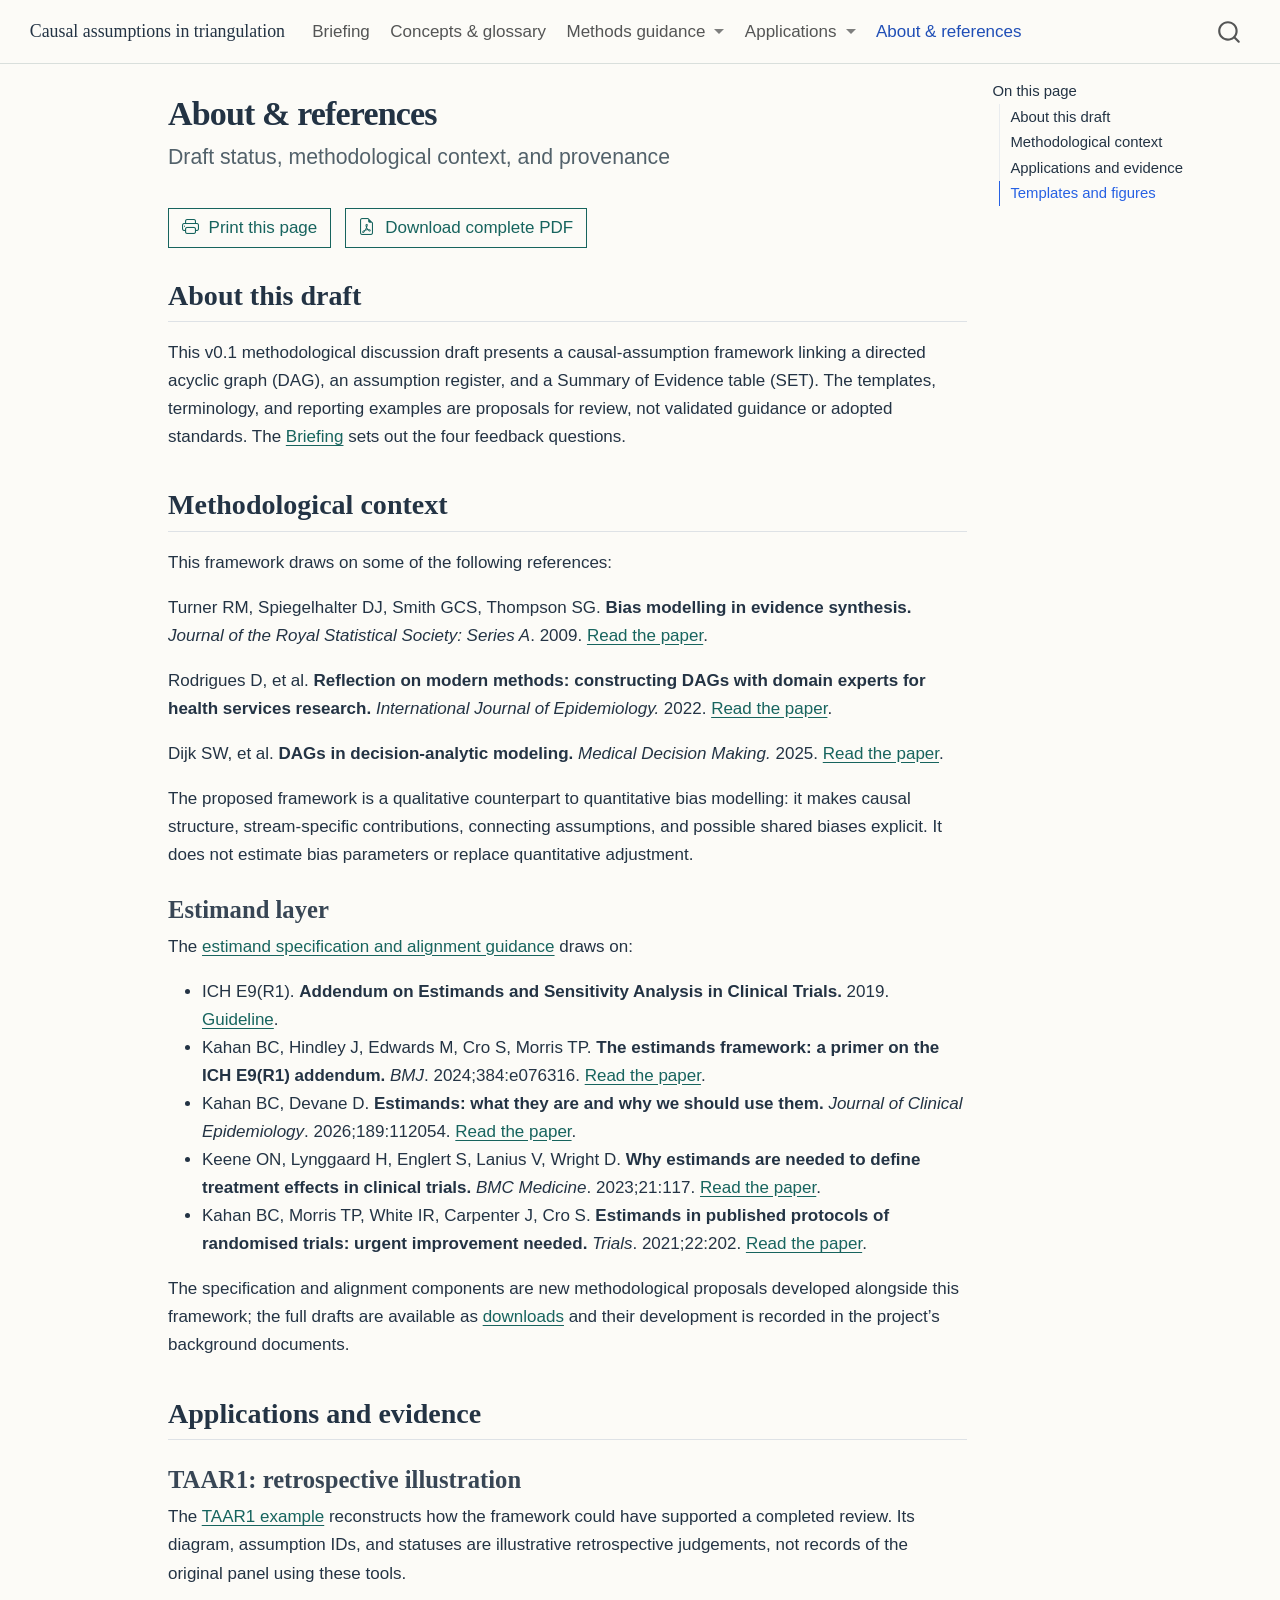
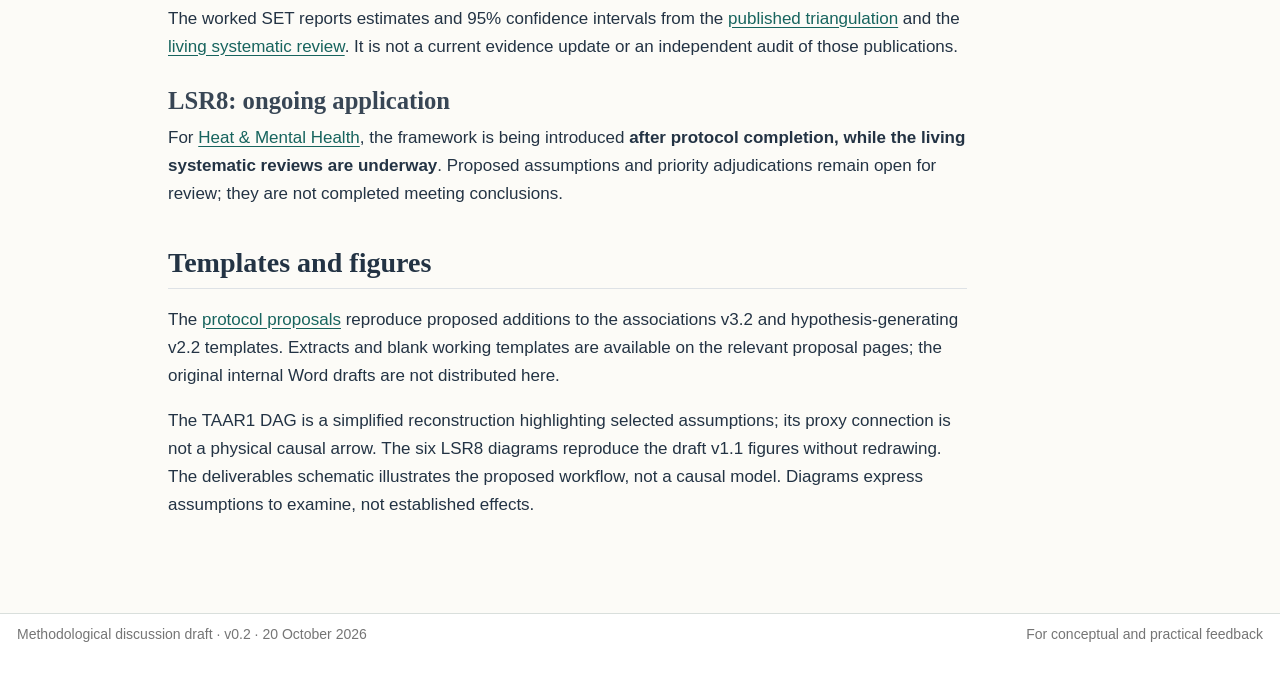
<file: sources.html>
<!DOCTYPE html>
<html xmlns="http://www.w3.org/1999/xhtml" lang="en-GB" xml:lang="en-GB"><head>

<meta charset="utf-8">
<meta name="generator" content="quarto-1.9.37">

<meta name="viewport" content="width=device-width, initial-scale=1.0, user-scalable=yes">


<title>About &amp; references – Causal assumptions in triangulation</title>
<style>
/* Default styles provided by pandoc.
** See https://pandoc.org/MANUAL.html#variables-for-html for config info.
*/
code{white-space: pre-wrap;}
span.smallcaps{font-variant: small-caps;}
div.columns{display: flex; gap: min(4vw, 1.5em);}
div.column{flex: auto; overflow-x: auto;}
div.hanging-indent{margin-left: 1.5em; text-indent: -1.5em;}
ul.task-list{list-style: none;}
ul.task-list li input[type="checkbox"] {
  width: 0.8em;
  margin: 0 0.8em 0.2em -1em; /* quarto-specific, see https://github.com/quarto-dev/quarto-cli/issues/4556 */ 
  vertical-align: middle;
}
</style>


<script src="site_libs/quarto-nav/quarto-nav.js"></script>
<script src="site_libs/quarto-nav/headroom.min.js"></script>
<script src="site_libs/clipboard/clipboard.min.js"></script>
<script src="site_libs/quarto-search/autocomplete.umd.js"></script>
<script src="site_libs/quarto-search/fuse.min.js"></script>
<script src="site_libs/quarto-search/quarto-search.js"></script>
<meta name="quarto:offset" content="./">
<script src="site_libs/quarto-html/quarto.js" type="module"></script>
<script src="site_libs/quarto-html/tabsets/tabsets.js" type="module"></script>
<script src="site_libs/quarto-html/popper.min.js"></script>
<script src="site_libs/quarto-html/tippy.umd.min.js"></script>
<script src="site_libs/quarto-html/anchor.min.js"></script>
<link href="site_libs/quarto-html/tippy.css" rel="stylesheet">
<link href="site_libs/quarto-html/quarto-syntax-highlighting-7f8f88aac4f3542376d5c11b86a4c14d.css" rel="stylesheet" id="quarto-text-highlighting-styles">
<script src="site_libs/bootstrap/bootstrap.min.js"></script>
<link href="site_libs/bootstrap/bootstrap-icons.css" rel="stylesheet">
<link href="site_libs/bootstrap/bootstrap-26d9cc88ab9604001aabd73cb1ea1d8f.min.css" rel="stylesheet" append-hash="true" id="quarto-bootstrap" data-mode="light">
<script id="quarto-search-options" type="application/json">{
  "location": "navbar",
  "copy-button": false,
  "collapse-after": 3,
  "panel-placement": "end",
  "type": "overlay",
  "limit": 50,
  "keyboard-shortcut": [
    "f",
    "/",
    "s"
  ],
  "show-item-context": false,
  "language": {
    "search-no-results-text": "No results",
    "search-matching-documents-text": "matching documents",
    "search-copy-link-title": "Copy link to search",
    "search-hide-matches-text": "Hide additional matches",
    "search-more-match-text": "more match in this document",
    "search-more-matches-text": "more matches in this document",
    "search-clear-button-title": "Clear",
    "search-text-placeholder": "",
    "search-detached-cancel-button-title": "Cancel",
    "search-submit-button-title": "Submit",
    "search-label": "Search"
  }
}</script>
<style>html{ scroll-behavior: smooth; }</style>


<link rel="stylesheet" href="assets/styles.css">
</head>

<body class="nav-fixed quarto-light">

<div id="quarto-search-results"></div>
  <header id="quarto-header" class="headroom fixed-top">
    <nav class="navbar navbar-expand-lg " data-bs-theme="dark">
      <div class="navbar-container container-fluid">
      <div class="navbar-brand-container mx-auto">
    <a class="navbar-brand" href="./index.html">
    <span class="navbar-title">Causal assumptions in triangulation</span>
    </a>
  </div>
            <div id="quarto-search" class="" title="Search"></div>
          <button class="navbar-toggler" type="button" data-bs-toggle="collapse" data-bs-target="#navbarCollapse" aria-controls="navbarCollapse" role="menu" aria-expanded="false" aria-label="Toggle navigation" onclick="if (window.quartoToggleHeadroom) { window.quartoToggleHeadroom(); }">
  <span class="navbar-toggler-icon"></span>
</button>
          <div class="collapse navbar-collapse" id="navbarCollapse">
            <ul class="navbar-nav navbar-nav-scroll me-auto">
  <li class="nav-item">
    <a class="nav-link" href="./index.html"> 
<span class="menu-text">Briefing</span></a>
  </li>  
  <li class="nav-item">
    <a class="nav-link" href="./concepts.html"> 
<span class="menu-text">Concepts &amp; glossary</span></a>
  </li>  
  <li class="nav-item dropdown ">
    <a class="nav-link dropdown-toggle" href="#" id="nav-menu-methods-guidance" role="link" data-bs-toggle="dropdown" aria-expanded="false">
 <span class="menu-text">Methods guidance</span>
    </a>
    <ul class="dropdown-menu" aria-labelledby="nav-menu-methods-guidance">    
        <li>
    <a class="dropdown-item" href="./protocol.html">
 <span class="dropdown-text">Protocol templates</span></a>
  </li>  
        <li>
    <a class="dropdown-item" href="./worksheet.html">
 <span class="dropdown-text">Triangulation Meeting worksheet</span></a>
  </li>  
        <li>
    <a class="dropdown-item" href="./reporting.html">
 <span class="dropdown-text">Reporting &amp; SET extension</span></a>
  </li>  
    </ul>
  </li>
  <li class="nav-item dropdown ">
    <a class="nav-link dropdown-toggle" href="#" id="nav-menu-applications" role="link" data-bs-toggle="dropdown" aria-expanded="false">
 <span class="menu-text">Applications</span>
    </a>
    <ul class="dropdown-menu" aria-labelledby="nav-menu-applications">    
        <li>
    <a class="dropdown-item" href="./taar1.html">
 <span class="dropdown-text">TAAR1 · Retrospective</span></a>
  </li>  
        <li>
    <a class="dropdown-item" href="./lsr8.html">
 <span class="dropdown-text">LSR8 · Ongoing</span></a>
  </li>  
    </ul>
  </li>
  <li class="nav-item">
    <a class="nav-link active" href="./sources.html" aria-current="page"> 
<span class="menu-text">About &amp; references</span></a>
  </li>  
</ul>
          </div> <!-- /navcollapse -->
            <div class="quarto-navbar-tools">
</div>
      </div> <!-- /container-fluid -->
    </nav>
</header>
<!-- content -->
<div id="quarto-content" class="quarto-container page-columns page-rows-contents page-layout-article page-navbar">
<!-- sidebar -->
<!-- margin-sidebar -->
    <div id="quarto-margin-sidebar" class="sidebar margin-sidebar">
        <nav id="TOC" role="doc-toc" class="toc-active">
    <h2 id="toc-title">On this page</h2>
   
  <ul class="collapse">
  <li><a href="#about-this-draft" id="toc-about-this-draft" class="nav-link active" data-scroll-target="#about-this-draft">About this draft</a></li>
  <li><a href="#methodological-context" id="toc-methodological-context" class="nav-link" data-scroll-target="#methodological-context">Methodological context</a></li>
  <li><a href="#applications-and-evidence" id="toc-applications-and-evidence" class="nav-link" data-scroll-target="#applications-and-evidence">Applications and evidence</a></li>
  <li><a href="#protocol-sources" id="toc-protocol-sources" class="nav-link" data-scroll-target="#protocol-sources">Templates and figures</a></li>
  </ul>
</nav>
    </div>
<!-- main -->
<main class="content" id="quarto-document-content">

<header id="title-block-header" class="quarto-title-block default">
<div class="quarto-title">
<h1 class="title">About &amp; references</h1>
<p class="subtitle lead">Draft status, methodological context, and provenance</p>
</div>



<div class="quarto-title-meta">

    
  
    
  </div>
  


</header>

<nav class="document-actions" aria-label="Print and download">
<button type="button" class="btn btn-outline-primary" data-print-page="">
<i class="bi bi-printer" aria-hidden="true"></i> Print this page
</button>
<a class="btn btn-outline-primary" href="downloads/causal-assumptions-complete.pdf" download=""><i class="bi bi-file-earmark-pdf" aria-hidden="true"></i> Download complete PDF</a>
</nav>
<section id="about-this-draft" class="level2">
<h2 class="anchored" data-anchor-id="about-this-draft">About this draft</h2>
<p>This v0.1 methodological discussion draft presents a causal-assumption framework linking a directed acyclic graph (DAG), an assumption register, and a Summary of Evidence table (SET). The templates, terminology, and reporting examples are proposals for review, not validated guidance or adopted standards. The <a href="./index.html#feedback-sought">Briefing</a> sets out the four feedback questions.</p>
</section>
<section id="methodological-context" class="level2">
<h2 class="anchored" data-anchor-id="methodological-context">Methodological context</h2>
<p>This framework draws on some of the following references:</p>
<p>Turner RM, Spiegelhalter DJ, Smith GCS, Thompson SG. <strong>Bias modelling in evidence synthesis.</strong> <em>Journal of the Royal Statistical Society: Series A</em>. 2009. <a href="https://doi.org/10.1111/j.1467-985X.2008.00547.x">Read the paper</a>.</p>
<p>Rodrigues D, et al.&nbsp;<strong>Reflection on modern methods: constructing DAGs with domain experts for health services research.</strong> <em>International Journal of Epidemiology.</em> 2022. <a href="https://academic.oup.com/ije/article/51/4/1339/6609840?__cf_chl_tk=JeWFcTXLqNGtRv.OHFcgK0yt38x2vzUFHlIgaANMD4c-1793038284-1.0.1.1-lVoVAydxMj2P6prZy_SCNq0vhuBSadZwD.kOTFSn4CE">Read the paper</a>.</p>
<p>Dijk SW, et al.&nbsp;<strong>DAGs in decision-analytic modeling.</strong> <em>Medical Decision Making.</em> 2025. <a href="https://doi.org/10.1177/0272989X241310898">Read the paper</a>.</p>
<p>The proposed framework is a qualitative counterpart to quantitative bias modelling: it makes causal structure, stream-specific contributions, connecting assumptions, and possible shared biases explicit. It does not estimate bias parameters or replace quantitative adjustment.</p>
<section id="estimand-sources" class="level3">
<h3 class="anchored" data-anchor-id="estimand-sources">Estimand layer</h3>
<p>The <a href="./protocol.html#specifying-the-target-quantity">estimand specification and alignment guidance</a> draws on:</p>
<ul>
<li>ICH E9(R1). <strong>Addendum on Estimands and Sensitivity Analysis in Clinical Trials.</strong> 2019. <a href="https://database.ich.org/sites/default/files/E9-R1_Step4_Guideline_2019_1203.pdf">Guideline</a>.</li>
<li>Kahan BC, Hindley J, Edwards M, Cro S, Morris TP. <strong>The estimands framework: a primer on the ICH E9(R1) addendum.</strong> <em>BMJ</em>. 2024;384:e076316. <a href="https://doi.org/10.1136/bmj-2023-076316">Read the paper</a>.</li>
<li>Kahan BC, Devane D. <strong>Estimands: what they are and why we should use them.</strong> <em>Journal of Clinical Epidemiology</em>. 2026;189:112054. <a href="https://doi.org/10.1016/j.jclinepi.2025.112054">Read the paper</a>.</li>
<li>Keene ON, Lynggaard H, Englert S, Lanius V, Wright D. <strong>Why estimands are needed to define treatment effects in clinical trials.</strong> <em>BMC Medicine</em>. 2023;21:117. <a href="https://doi.org/10.1186/s12916-023-02969-6">Read the paper</a>.</li>
<li>Kahan BC, Morris TP, White IR, Carpenter J, Cro S. <strong>Estimands in published protocols of randomised trials: urgent improvement needed.</strong> <em>Trials</em>. 2021;22:202. <a href="https://doi.org/10.1186/s13063-021-05644-4">Read the paper</a>.</li>
</ul>
<p>The specification and alignment components are new methodological proposals developed alongside this framework; the full drafts are available as <a href="#protocol-sources">downloads</a> and their development is recorded in the project’s background documents.</p>
</section>
</section>
<section id="applications-and-evidence" class="level2">
<h2 class="anchored" data-anchor-id="applications-and-evidence">Applications and evidence</h2>
<section id="taar1-source" class="level3">
<h3 class="anchored" data-anchor-id="taar1-source">TAAR1: retrospective illustration</h3>
<p>The <a href="./taar1.html">TAAR1 example</a> reconstructs how the framework could have supported a completed review. Its diagram, assumption IDs, and statuses are illustrative retrospective judgements, not records of the original panel using these tools.</p>
<p>The worked SET reports estimates and 95% confidence intervals from the <a href="https://www.cambridge.org/core/journals/the-british-journal-of-psychiatry/article/triangulating-evidence-from-the-galenos-living-systematic-review-on-trace-amineassociated-receptor-1-taar1-agonists-in-psychosis/B5202B48429F1E700F5274724FB176C0">published triangulation</a> and the <a href="https://pmc.ncbi.nlm.nih.gov/articles/PMC11258611/">living systematic review</a>. It is not a current evidence update or an independent audit of those publications.</p>
</section>
<section id="lsr8-sources" class="level3">
<h3 class="anchored" data-anchor-id="lsr8-sources">LSR8: ongoing application</h3>
<p>For <a href="./lsr8.html">Heat &amp; Mental Health</a>, the framework is being introduced <strong>after protocol completion, while the living systematic reviews are underway</strong>. Proposed assumptions and priority adjudications remain open for review; they are not completed meeting conclusions.</p>
</section>
</section>
<section id="protocol-sources" class="level2">
<h2 class="anchored" data-anchor-id="protocol-sources">Templates and figures</h2>
<p>The <a href="./protocol.html">protocol proposals</a> reproduce proposed additions to the associations v3.2 and hypothesis-generating v2.2 templates. Extracts and blank working templates are available on the relevant proposal pages; the original internal Word drafts are not distributed here.</p>
<p>The TAAR1 DAG is a simplified reconstruction highlighting selected assumptions; its proxy connection is not a physical causal arrow. The six LSR8 diagrams reproduce the draft v1.1 figures without redrawing. The deliverables schematic illustrates the proposed workflow, not a causal model. Diagrams express assumptions to examine, not established effects.</p>


</section>

</main> <!-- /main -->
<script src="assets/print.js" defer=""></script>
<script id="quarto-html-after-body" type="application/javascript">
  window.document.addEventListener("DOMContentLoaded", function (event) {
    const icon = "";
    const anchorJS = new window.AnchorJS();
    anchorJS.options = {
      placement: 'right',
      icon: icon
    };
    anchorJS.add('.anchored');
    const isCodeAnnotation = (el) => {
      for (const clz of el.classList) {
        if (clz.startsWith('code-annotation-')) {                     
          return true;
        }
      }
      return false;
    }
    const onCopySuccess = function(e) {
      // button target
      const button = e.trigger;
      // don't keep focus
      button.blur();
      // flash "checked"
      button.classList.add('code-copy-button-checked');
      var currentTitle = button.getAttribute("title");
      button.setAttribute("title", "Copied!");
      let tooltip;
      if (window.bootstrap) {
        button.setAttribute("data-bs-toggle", "tooltip");
        button.setAttribute("data-bs-placement", "left");
        button.setAttribute("data-bs-title", "Copied!");
        tooltip = new bootstrap.Tooltip(button, 
          { trigger: "manual", 
            customClass: "code-copy-button-tooltip",
            offset: [0, -8]});
        tooltip.show();    
      }
      setTimeout(function() {
        if (tooltip) {
          tooltip.hide();
          button.removeAttribute("data-bs-title");
          button.removeAttribute("data-bs-toggle");
          button.removeAttribute("data-bs-placement");
        }
        button.setAttribute("title", currentTitle);
        button.classList.remove('code-copy-button-checked');
      }, 1000);
      // clear code selection
      e.clearSelection();
    }
    const getTextToCopy = function(trigger) {
      const outerScaffold = trigger.parentElement.cloneNode(true);
      const codeEl = outerScaffold.querySelector('code');
      for (const childEl of codeEl.children) {
        if (isCodeAnnotation(childEl)) {
          childEl.remove();
        }
      }
      return codeEl.innerText;
    }
    const clipboard = new window.ClipboardJS('.code-copy-button:not([data-in-quarto-modal])', {
      text: getTextToCopy
    });
    clipboard.on('success', onCopySuccess);
    if (window.document.getElementById('quarto-embedded-source-code-modal')) {
      const clipboardModal = new window.ClipboardJS('.code-copy-button[data-in-quarto-modal]', {
        text: getTextToCopy,
        container: window.document.getElementById('quarto-embedded-source-code-modal')
      });
      clipboardModal.on('success', onCopySuccess);
    }
      var localhostRegex = new RegExp(/^(?:http|https):\/\/localhost\:?[0-9]*\//);
      var mailtoRegex = new RegExp(/^mailto:/);
        var filterRegex = new RegExp("https:\/\/abannachbrown\.github\.io\/triangulation-framework\/");
      var isInternal = (href) => {
          return filterRegex.test(href) || localhostRegex.test(href) || mailtoRegex.test(href);
      }
      // Inspect non-navigation links and adorn them if external
     var links = window.document.querySelectorAll('a[href]:not(.nav-link):not(.navbar-brand):not(.toc-action):not(.sidebar-link):not(.sidebar-item-toggle):not(.pagination-link):not(.no-external):not([aria-hidden]):not(.dropdown-item):not(.quarto-navigation-tool):not(.about-link)');
      for (var i=0; i<links.length; i++) {
        const link = links[i];
        if (!isInternal(link.href)) {
          // undo the damage that might have been done by quarto-nav.js in the case of
          // links that we want to consider external
          if (link.dataset.originalHref !== undefined) {
            link.href = link.dataset.originalHref;
          }
            // target, if specified
            link.setAttribute("target", "_blank");
            if (link.getAttribute("rel") === null) {
              link.setAttribute("rel", "noopener");
            }
        }
      }
    function tippyHover(el, contentFn, onTriggerFn, onUntriggerFn) {
      const config = {
        allowHTML: true,
        maxWidth: 500,
        delay: 100,
        arrow: false,
        appendTo: function(el) {
            return el.parentElement;
        },
        interactive: true,
        interactiveBorder: 10,
        theme: 'quarto',
        placement: 'bottom-start',
      };
      if (contentFn) {
        config.content = contentFn;
      }
      if (onTriggerFn) {
        config.onTrigger = onTriggerFn;
      }
      if (onUntriggerFn) {
        config.onUntrigger = onUntriggerFn;
      }
      window.tippy(el, config); 
    }
    const noterefs = window.document.querySelectorAll('a[role="doc-noteref"]');
    for (var i=0; i<noterefs.length; i++) {
      const ref = noterefs[i];
      tippyHover(ref, function() {
        // use id or data attribute instead here
        let href = ref.getAttribute('data-footnote-href') || ref.getAttribute('href');
        try { href = new URL(href).hash; } catch {}
        const id = href.replace(/^#\/?/, "");
        const note = window.document.getElementById(id);
        if (note) {
          return note.innerHTML;
        } else {
          return "";
        }
      });
    }
    const xrefs = window.document.querySelectorAll('a.quarto-xref');
    const processXRef = (id, note) => {
      // Strip column container classes
      const stripColumnClz = (el) => {
        el.classList.remove("page-full", "page-columns");
        if (el.children) {
          for (const child of el.children) {
            stripColumnClz(child);
          }
        }
      }
      stripColumnClz(note)
      if (id === null || id.startsWith('sec-')) {
        // Special case sections, only their first couple elements
        const container = document.createElement("div");
        if (note.children && note.children.length > 2) {
          container.appendChild(note.children[0].cloneNode(true));
          for (let i = 1; i < note.children.length; i++) {
            const child = note.children[i];
            if (child.tagName === "P" && child.innerText === "") {
              continue;
            } else {
              container.appendChild(child.cloneNode(true));
              break;
            }
          }
          if (window.Quarto?.typesetMath) {
            window.Quarto.typesetMath(container);
          }
          return container.innerHTML
        } else {
          if (window.Quarto?.typesetMath) {
            window.Quarto.typesetMath(note);
          }
          return note.innerHTML;
        }
      } else {
        // Remove any anchor links if they are present
        const anchorLink = note.querySelector('a.anchorjs-link');
        if (anchorLink) {
          anchorLink.remove();
        }
        if (window.Quarto?.typesetMath) {
          window.Quarto.typesetMath(note);
        }
        if (note.classList.contains("callout")) {
          return note.outerHTML;
        } else {
          return note.innerHTML;
        }
      }
    }
    for (var i=0; i<xrefs.length; i++) {
      const xref = xrefs[i];
      tippyHover(xref, undefined, function(instance) {
        instance.disable();
        let url = xref.getAttribute('href');
        let hash = undefined; 
        if (url.startsWith('#')) {
          hash = url;
        } else {
          try { hash = new URL(url).hash; } catch {}
        }
        if (hash) {
          const id = hash.replace(/^#\/?/, "");
          const note = window.document.getElementById(id);
          if (note !== null) {
            try {
              const html = processXRef(id, note.cloneNode(true));
              instance.setContent(html);
            } finally {
              instance.enable();
              instance.show();
            }
          } else {
            // See if we can fetch this
            fetch(url.split('#')[0])
            .then(res => res.text())
            .then(html => {
              const parser = new DOMParser();
              const htmlDoc = parser.parseFromString(html, "text/html");
              const note = htmlDoc.getElementById(id);
              if (note !== null) {
                const html = processXRef(id, note);
                instance.setContent(html);
              } 
            }).finally(() => {
              instance.enable();
              instance.show();
            });
          }
        } else {
          // See if we can fetch a full url (with no hash to target)
          // This is a special case and we should probably do some content thinning / targeting
          fetch(url)
          .then(res => res.text())
          .then(html => {
            const parser = new DOMParser();
            const htmlDoc = parser.parseFromString(html, "text/html");
            const note = htmlDoc.querySelector('main.content');
            if (note !== null) {
              // This should only happen for chapter cross references
              // (since there is no id in the URL)
              // remove the first header
              if (note.children.length > 0 && note.children[0].tagName === "HEADER") {
                note.children[0].remove();
              }
              const html = processXRef(null, note);
              instance.setContent(html);
            } 
          }).finally(() => {
            instance.enable();
            instance.show();
          });
        }
      }, function(instance) {
      });
    }
        let selectedAnnoteEl;
        const selectorForAnnotation = ( cell, annotation) => {
          let cellAttr = 'data-code-cell="' + cell + '"';
          let lineAttr = 'data-code-annotation="' +  annotation + '"';
          const selector = 'span[' + cellAttr + '][' + lineAttr + ']';
          return selector;
        }
        const selectCodeLines = (annoteEl) => {
          const doc = window.document;
          const targetCell = annoteEl.getAttribute("data-target-cell");
          const targetAnnotation = annoteEl.getAttribute("data-target-annotation");
          const annoteSpan = window.document.querySelector(selectorForAnnotation(targetCell, targetAnnotation));
          const lines = annoteSpan.getAttribute("data-code-lines").split(",");
          const lineIds = lines.map((line) => {
            return targetCell + "-" + line;
          })
          let top = null;
          let height = null;
          let parent = null;
          if (lineIds.length > 0) {
              //compute the position of the single el (top and bottom and make a div)
              const el = window.document.getElementById(lineIds[0]);
              top = el.offsetTop;
              height = el.offsetHeight;
              parent = el.parentElement.parentElement;
            if (lineIds.length > 1) {
              const lastEl = window.document.getElementById(lineIds[lineIds.length - 1]);
              const bottom = lastEl.offsetTop + lastEl.offsetHeight;
              height = bottom - top;
            }
            if (top !== null && height !== null && parent !== null) {
              // cook up a div (if necessary) and position it 
              let div = window.document.getElementById("code-annotation-line-highlight");
              if (div === null) {
                div = window.document.createElement("div");
                div.setAttribute("id", "code-annotation-line-highlight");
                div.style.position = 'absolute';
                parent.appendChild(div);
              }
              div.style.top = top - 2 + "px";
              div.style.height = height + 4 + "px";
              div.style.left = 0;
              let gutterDiv = window.document.getElementById("code-annotation-line-highlight-gutter");
              if (gutterDiv === null) {
                gutterDiv = window.document.createElement("div");
                gutterDiv.setAttribute("id", "code-annotation-line-highlight-gutter");
                gutterDiv.style.position = 'absolute';
                const codeCell = window.document.getElementById(targetCell);
                const gutter = codeCell.querySelector('.code-annotation-gutter');
                gutter.appendChild(gutterDiv);
              }
              gutterDiv.style.top = top - 2 + "px";
              gutterDiv.style.height = height + 4 + "px";
            }
            selectedAnnoteEl = annoteEl;
          }
        };
        const unselectCodeLines = () => {
          const elementsIds = ["code-annotation-line-highlight", "code-annotation-line-highlight-gutter"];
          elementsIds.forEach((elId) => {
            const div = window.document.getElementById(elId);
            if (div) {
              div.remove();
            }
          });
          selectedAnnoteEl = undefined;
        };
          // Handle positioning of the toggle
      window.addEventListener(
        "resize",
        throttle(() => {
          elRect = undefined;
          if (selectedAnnoteEl) {
            selectCodeLines(selectedAnnoteEl);
          }
        }, 10)
      );
      function throttle(fn, ms) {
      let throttle = false;
      let timer;
        return (...args) => {
          if(!throttle) { // first call gets through
              fn.apply(this, args);
              throttle = true;
          } else { // all the others get throttled
              if(timer) clearTimeout(timer); // cancel #2
              timer = setTimeout(() => {
                fn.apply(this, args);
                timer = throttle = false;
              }, ms);
          }
        };
      }
        // Attach click handler to the DT
        const annoteDls = window.document.querySelectorAll('dt[data-target-cell]');
        for (const annoteDlNode of annoteDls) {
          annoteDlNode.addEventListener('click', (event) => {
            const clickedEl = event.target;
            if (clickedEl !== selectedAnnoteEl) {
              unselectCodeLines();
              const activeEl = window.document.querySelector('dt[data-target-cell].code-annotation-active');
              if (activeEl) {
                activeEl.classList.remove('code-annotation-active');
              }
              selectCodeLines(clickedEl);
              clickedEl.classList.add('code-annotation-active');
            } else {
              // Unselect the line
              unselectCodeLines();
              clickedEl.classList.remove('code-annotation-active');
            }
          });
        }
    const findCites = (el) => {
      const parentEl = el.parentElement;
      if (parentEl) {
        const cites = parentEl.dataset.cites;
        if (cites) {
          return {
            el,
            cites: cites.split(' ')
          };
        } else {
          return findCites(el.parentElement)
        }
      } else {
        return undefined;
      }
    };
    var bibliorefs = window.document.querySelectorAll('a[role="doc-biblioref"]');
    for (var i=0; i<bibliorefs.length; i++) {
      const ref = bibliorefs[i];
      const citeInfo = findCites(ref);
      if (citeInfo) {
        tippyHover(citeInfo.el, function() {
          var popup = window.document.createElement('div');
          citeInfo.cites.forEach(function(cite) {
            var citeDiv = window.document.createElement('div');
            citeDiv.classList.add('hanging-indent');
            citeDiv.classList.add('csl-entry');
            var biblioDiv = window.document.getElementById('ref-' + cite);
            if (biblioDiv) {
              citeDiv.innerHTML = biblioDiv.innerHTML;
            }
            popup.appendChild(citeDiv);
          });
          return popup.innerHTML;
        });
      }
    }
  });
  </script>
</div> <!-- /content -->
<footer class="footer">
  <div class="nav-footer">
    <div class="nav-footer-left">
<p>Methodological discussion draft · v0.2 · 20 October 2026</p>
</div>   
    <div class="nav-footer-center">
      &nbsp;
    </div>
    <div class="nav-footer-right">
<p>For conceptual and practical feedback</p>
</div>
  </div>
</footer>




<script src="site_libs/quarto-html/zenscroll-min.js"></script>
</body></html>
</file>
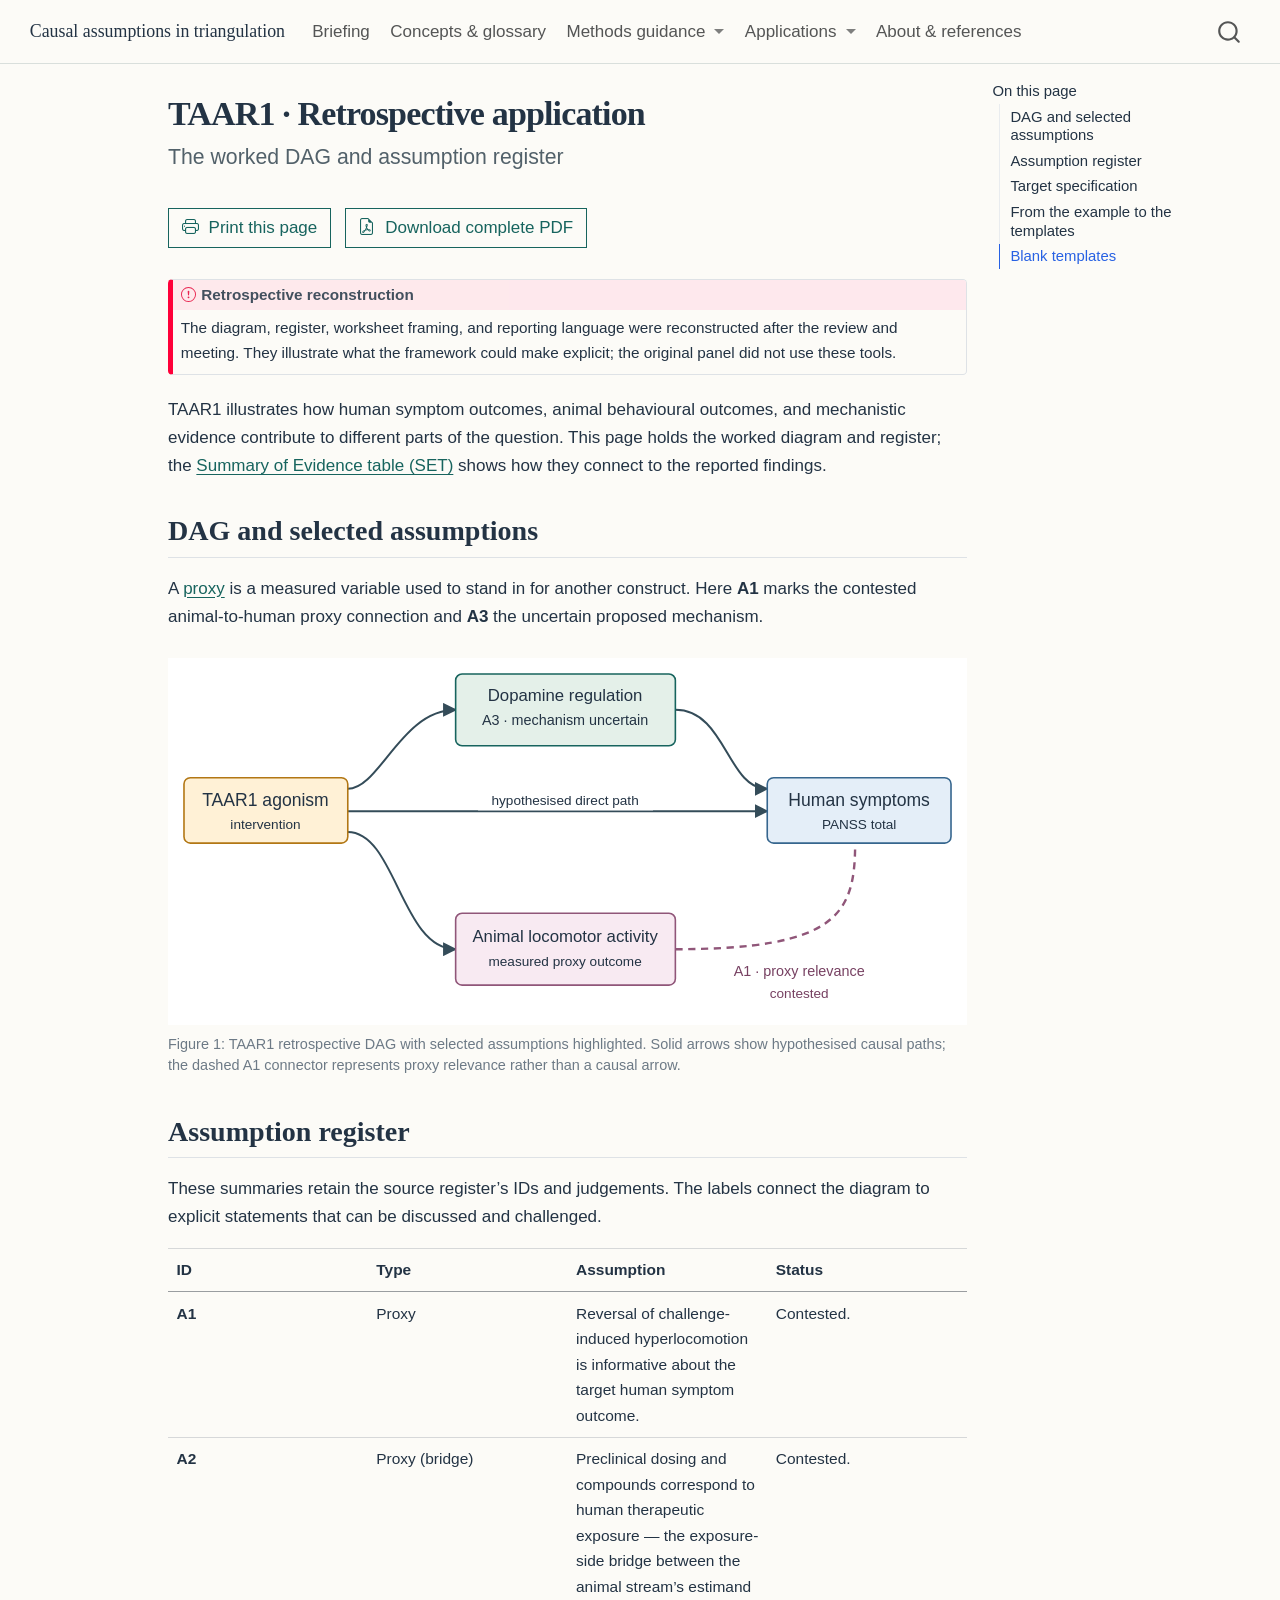
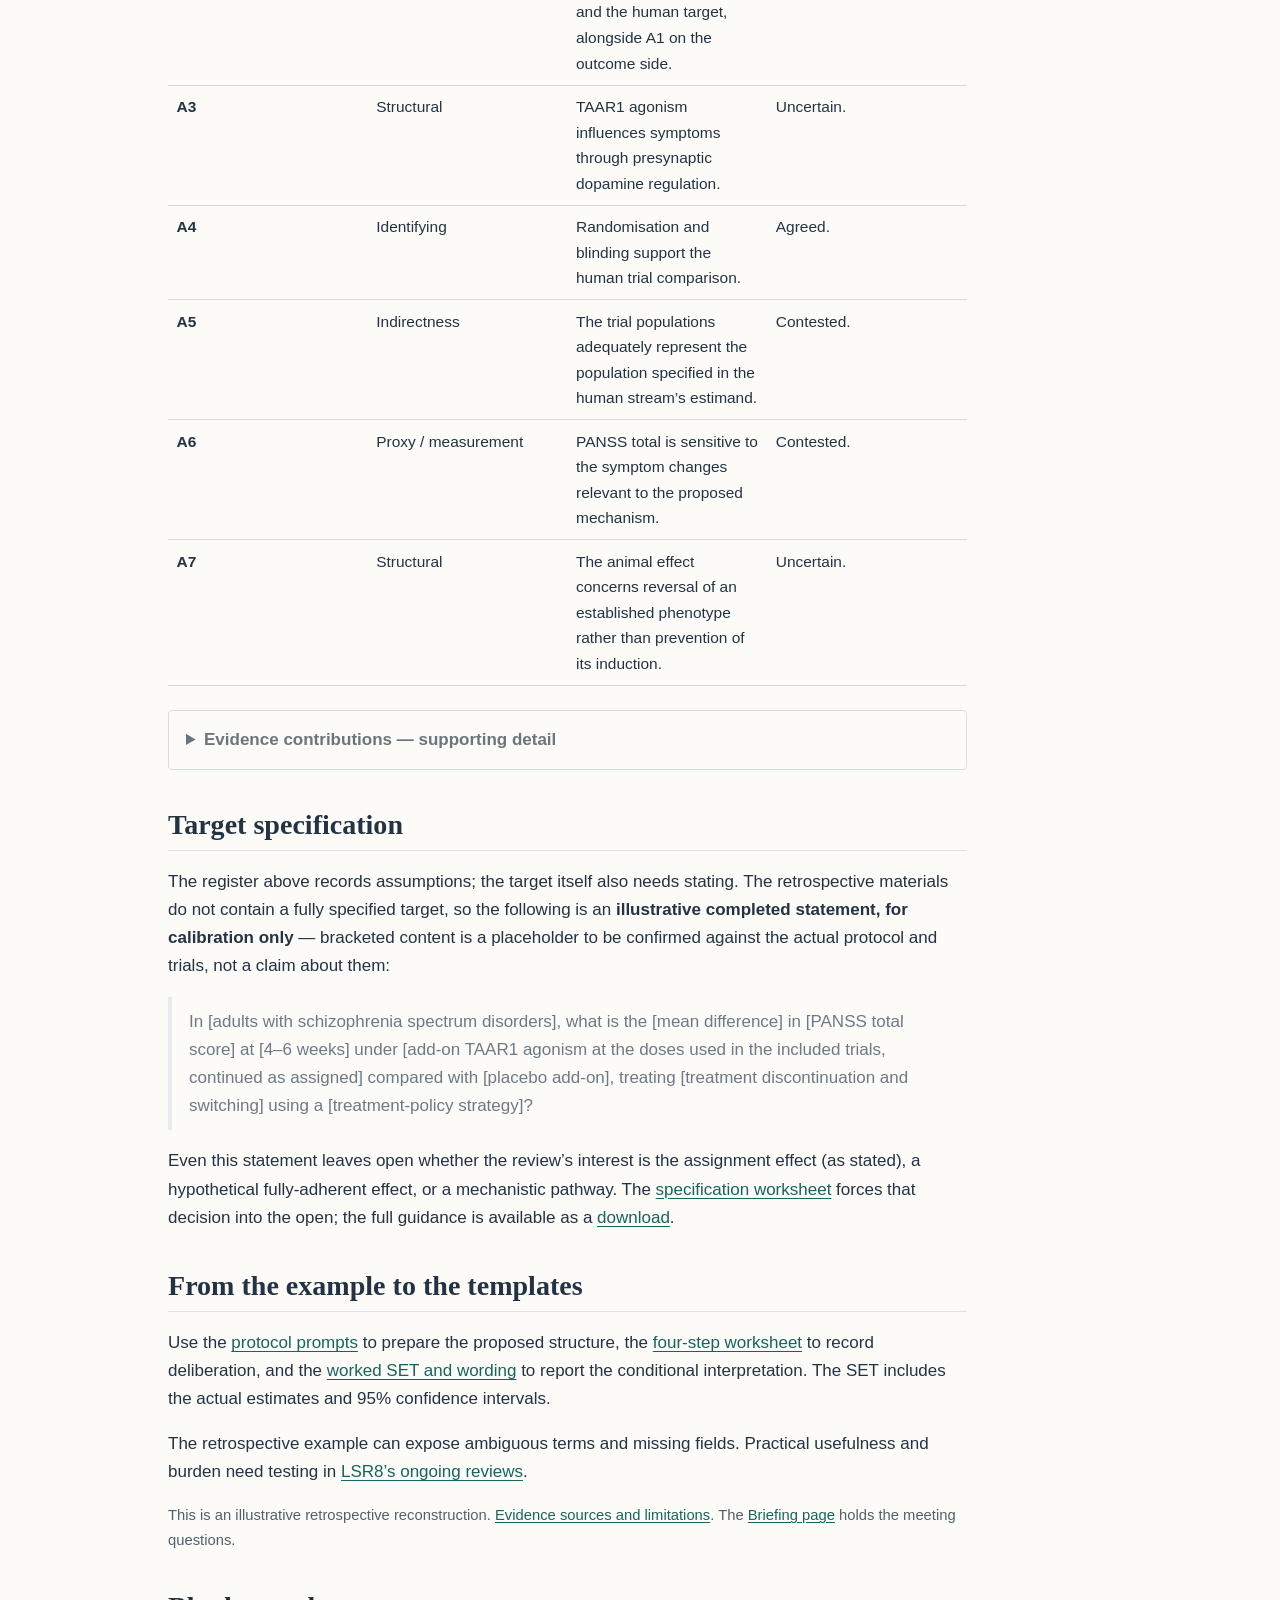
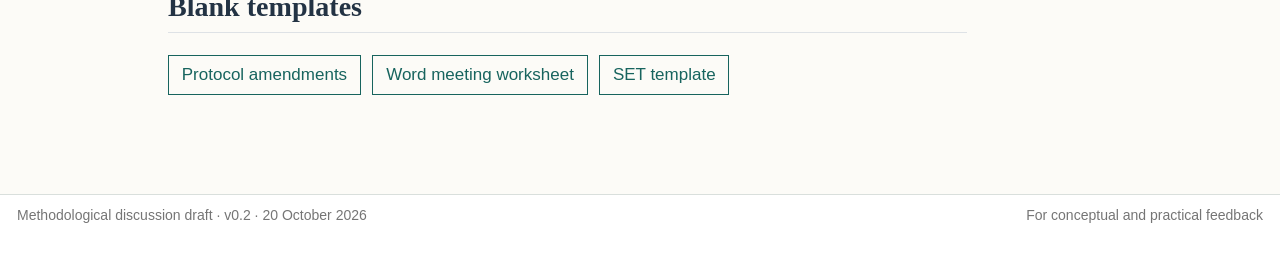
<file: taar1.html>
<!DOCTYPE html>
<html xmlns="http://www.w3.org/1999/xhtml" lang="en-GB" xml:lang="en-GB"><head>

<meta charset="utf-8">
<meta name="generator" content="quarto-1.9.37">

<meta name="viewport" content="width=device-width, initial-scale=1.0, user-scalable=yes">


<title>TAAR1 · Retrospective application – Causal assumptions in triangulation</title>
<style>
/* Default styles provided by pandoc.
** See https://pandoc.org/MANUAL.html#variables-for-html for config info.
*/
code{white-space: pre-wrap;}
span.smallcaps{font-variant: small-caps;}
div.columns{display: flex; gap: min(4vw, 1.5em);}
div.column{flex: auto; overflow-x: auto;}
div.hanging-indent{margin-left: 1.5em; text-indent: -1.5em;}
ul.task-list{list-style: none;}
ul.task-list li input[type="checkbox"] {
  width: 0.8em;
  margin: 0 0.8em 0.2em -1em; /* quarto-specific, see https://github.com/quarto-dev/quarto-cli/issues/4556 */ 
  vertical-align: middle;
}
</style>


<script src="site_libs/quarto-nav/quarto-nav.js"></script>
<script src="site_libs/quarto-nav/headroom.min.js"></script>
<script src="site_libs/clipboard/clipboard.min.js"></script>
<script src="site_libs/quarto-search/autocomplete.umd.js"></script>
<script src="site_libs/quarto-search/fuse.min.js"></script>
<script src="site_libs/quarto-search/quarto-search.js"></script>
<meta name="quarto:offset" content="./">
<script src="site_libs/quarto-html/quarto.js" type="module"></script>
<script src="site_libs/quarto-html/tabsets/tabsets.js" type="module"></script>
<script src="site_libs/quarto-html/popper.min.js"></script>
<script src="site_libs/quarto-html/tippy.umd.min.js"></script>
<script src="site_libs/quarto-html/anchor.min.js"></script>
<link href="site_libs/quarto-html/tippy.css" rel="stylesheet">
<link href="site_libs/quarto-html/quarto-syntax-highlighting-7f8f88aac4f3542376d5c11b86a4c14d.css" rel="stylesheet" id="quarto-text-highlighting-styles">
<script src="site_libs/bootstrap/bootstrap.min.js"></script>
<link href="site_libs/bootstrap/bootstrap-icons.css" rel="stylesheet">
<link href="site_libs/bootstrap/bootstrap-26d9cc88ab9604001aabd73cb1ea1d8f.min.css" rel="stylesheet" append-hash="true" id="quarto-bootstrap" data-mode="light">
<script id="quarto-search-options" type="application/json">{
  "location": "navbar",
  "copy-button": false,
  "collapse-after": 3,
  "panel-placement": "end",
  "type": "overlay",
  "limit": 50,
  "keyboard-shortcut": [
    "f",
    "/",
    "s"
  ],
  "show-item-context": false,
  "language": {
    "search-no-results-text": "No results",
    "search-matching-documents-text": "matching documents",
    "search-copy-link-title": "Copy link to search",
    "search-hide-matches-text": "Hide additional matches",
    "search-more-match-text": "more match in this document",
    "search-more-matches-text": "more matches in this document",
    "search-clear-button-title": "Clear",
    "search-text-placeholder": "",
    "search-detached-cancel-button-title": "Cancel",
    "search-submit-button-title": "Submit",
    "search-label": "Search"
  }
}</script>
<style>html{ scroll-behavior: smooth; }</style>


<link rel="stylesheet" href="assets/styles.css">
</head>

<body class="nav-fixed quarto-light">

<div id="quarto-search-results"></div>
  <header id="quarto-header" class="headroom fixed-top">
    <nav class="navbar navbar-expand-lg " data-bs-theme="dark">
      <div class="navbar-container container-fluid">
      <div class="navbar-brand-container mx-auto">
    <a class="navbar-brand" href="./index.html">
    <span class="navbar-title">Causal assumptions in triangulation</span>
    </a>
  </div>
            <div id="quarto-search" class="" title="Search"></div>
          <button class="navbar-toggler" type="button" data-bs-toggle="collapse" data-bs-target="#navbarCollapse" aria-controls="navbarCollapse" role="menu" aria-expanded="false" aria-label="Toggle navigation" onclick="if (window.quartoToggleHeadroom) { window.quartoToggleHeadroom(); }">
  <span class="navbar-toggler-icon"></span>
</button>
          <div class="collapse navbar-collapse" id="navbarCollapse">
            <ul class="navbar-nav navbar-nav-scroll me-auto">
  <li class="nav-item">
    <a class="nav-link" href="./index.html"> 
<span class="menu-text">Briefing</span></a>
  </li>  
  <li class="nav-item">
    <a class="nav-link" href="./concepts.html"> 
<span class="menu-text">Concepts &amp; glossary</span></a>
  </li>  
  <li class="nav-item dropdown ">
    <a class="nav-link dropdown-toggle" href="#" id="nav-menu-methods-guidance" role="link" data-bs-toggle="dropdown" aria-expanded="false">
 <span class="menu-text">Methods guidance</span>
    </a>
    <ul class="dropdown-menu" aria-labelledby="nav-menu-methods-guidance">    
        <li>
    <a class="dropdown-item" href="./protocol.html">
 <span class="dropdown-text">Protocol templates</span></a>
  </li>  
        <li>
    <a class="dropdown-item" href="./worksheet.html">
 <span class="dropdown-text">Triangulation Meeting worksheet</span></a>
  </li>  
        <li>
    <a class="dropdown-item" href="./reporting.html">
 <span class="dropdown-text">Reporting &amp; SET extension</span></a>
  </li>  
    </ul>
  </li>
  <li class="nav-item dropdown ">
    <a class="nav-link dropdown-toggle" href="#" id="nav-menu-applications" role="link" data-bs-toggle="dropdown" aria-expanded="false">
 <span class="menu-text">Applications</span>
    </a>
    <ul class="dropdown-menu" aria-labelledby="nav-menu-applications">    
        <li>
    <a class="dropdown-item" href="./taar1.html">
 <span class="dropdown-text">TAAR1 · Retrospective</span></a>
  </li>  
        <li>
    <a class="dropdown-item" href="./lsr8.html">
 <span class="dropdown-text">LSR8 · Ongoing</span></a>
  </li>  
    </ul>
  </li>
  <li class="nav-item">
    <a class="nav-link" href="./sources.html"> 
<span class="menu-text">About &amp; references</span></a>
  </li>  
</ul>
          </div> <!-- /navcollapse -->
            <div class="quarto-navbar-tools">
</div>
      </div> <!-- /container-fluid -->
    </nav>
</header>
<!-- content -->
<div id="quarto-content" class="quarto-container page-columns page-rows-contents page-layout-article page-navbar">
<!-- sidebar -->
<!-- margin-sidebar -->
    <div id="quarto-margin-sidebar" class="sidebar margin-sidebar">
        <nav id="TOC" role="doc-toc" class="toc-active">
    <h2 id="toc-title">On this page</h2>
   
  <ul class="collapse">
  <li><a href="#taar1-dag" id="toc-taar1-dag" class="nav-link active" data-scroll-target="#taar1-dag">DAG and selected assumptions</a></li>
  <li><a href="#taar1-assumption-register" id="toc-taar1-assumption-register" class="nav-link" data-scroll-target="#taar1-assumption-register">Assumption register</a></li>
  <li><a href="#taar1-target" id="toc-taar1-target" class="nav-link" data-scroll-target="#taar1-target">Target specification</a></li>
  <li><a href="#from-the-example-to-the-templates" id="toc-from-the-example-to-the-templates" class="nav-link" data-scroll-target="#from-the-example-to-the-templates">From the example to the templates</a></li>
  <li><a href="#blank-templates" id="toc-blank-templates" class="nav-link" data-scroll-target="#blank-templates">Blank templates</a></li>
  </ul>
</nav>
    </div>
<!-- main -->
<main class="content" id="quarto-document-content">

<header id="title-block-header" class="quarto-title-block default">
<div class="quarto-title">
<h1 class="title">TAAR1 · Retrospective application</h1>
<p class="subtitle lead">The worked DAG and assumption register</p>
</div>



<div class="quarto-title-meta">

    
  
    
  </div>
  


</header>

<nav class="document-actions" aria-label="Print and download">
<button type="button" class="btn btn-outline-primary" data-print-page="">
<i class="bi bi-printer" aria-hidden="true"></i> Print this page
</button>
<a class="btn btn-outline-primary" href="downloads/causal-assumptions-complete.pdf" download=""><i class="bi bi-file-earmark-pdf" aria-hidden="true"></i> Download complete PDF</a>
</nav>
<div class="callout callout-style-default callout-important callout-titled" title="Retrospective reconstruction">
<div class="callout-header d-flex align-content-center">
<div class="callout-icon-container">
<i class="callout-icon"></i>
</div>
<div class="callout-title-container flex-fill">
<span class="screen-reader-only">Important</span>Retrospective reconstruction
</div>
</div>
<div class="callout-body-container callout-body">
<p>The diagram, register, worksheet framing, and reporting language were reconstructed after the review and meeting. They illustrate what the framework could make explicit; the original panel did not use these tools.</p>
</div>
</div>
<p>TAAR1 illustrates how human symptom outcomes, animal behavioural outcomes, and mechanistic evidence contribute to different parts of the question. This page holds the worked diagram and register; the <a href="./reporting.html#worked-set">Summary of Evidence table (SET)</a> shows how they connect to the reported findings.</p>
<section id="taar1-dag" class="level2">
<h2 class="anchored" data-anchor-id="taar1-dag">DAG and selected assumptions</h2>
<p>A <strong><a href="./concepts.html#term-proxy">proxy</a></strong> is a measured variable used to stand in for another construct. Here <strong>A1</strong> marks the contested animal-to-human proxy connection and <strong>A3</strong> the uncertain proposed mechanism.</p>
<div id="fig-taar1-dag" class="quarto-float quarto-figure quarto-figure-center anchored" alt="TAAR1 treatment, proposed dopamine regulation, human symptoms, and an animal locomotor outcome. A1 marks proxy relevance and A3 marks the proposed mechanism.">
<figure class="quarto-float quarto-float-fig figure">
<div aria-describedby="fig-taar1-dag-caption-0ceaefa1-69ba-4598-a22c-09a6ac19f8ca">
<img src="assets/dags/taar1-assumptions.svg" class="img-fluid figure-img" alt="TAAR1 treatment, proposed dopamine regulation, human symptoms, and an animal locomotor outcome. A1 marks proxy relevance and A3 marks the proposed mechanism.">
</div>
<figcaption class="quarto-float-caption-bottom quarto-float-caption quarto-float-fig" id="fig-taar1-dag-caption-0ceaefa1-69ba-4598-a22c-09a6ac19f8ca">
Figure&nbsp;1: TAAR1 retrospective DAG with selected assumptions highlighted. Solid arrows show hypothesised causal paths; the dashed A1 connector represents proxy relevance rather than a causal arrow.
</figcaption>
</figure>
</div>
</section>
<section id="taar1-assumption-register" class="level2">
<h2 class="anchored" data-anchor-id="taar1-assumption-register">Assumption register</h2>
<p>These summaries retain the source register’s IDs and judgements. The labels connect the diagram to explicit statements that can be discussed and challenged.</p>
<table class="caption-top table">
<colgroup>
<col style="width: 25%">
<col style="width: 25%">
<col style="width: 25%">
<col style="width: 25%">
</colgroup>
<thead>
<tr class="header">
<th>ID</th>
<th>Type</th>
<th>Assumption</th>
<th>Status</th>
</tr>
</thead>
<tbody>
<tr class="odd">
<td><span id="taar1-a1"><strong>A1</strong></span></td>
<td>Proxy</td>
<td>Reversal of challenge-induced hyperlocomotion is informative about the target human symptom outcome.</td>
<td>Contested.</td>
</tr>
<tr class="even">
<td><span id="taar1-a2"><strong>A2</strong></span></td>
<td>Proxy (bridge)</td>
<td>Preclinical dosing and compounds correspond to human therapeutic exposure — the exposure-side bridge between the animal stream’s estimand and the human target, alongside A1 on the outcome side.</td>
<td>Contested.</td>
</tr>
<tr class="odd">
<td><span id="taar1-a3"><strong>A3</strong></span></td>
<td>Structural</td>
<td>TAAR1 agonism influences symptoms through presynaptic dopamine regulation.</td>
<td>Uncertain.</td>
</tr>
<tr class="even">
<td><span id="taar1-a4"><strong>A4</strong></span></td>
<td>Identifying</td>
<td>Randomisation and blinding support the human trial comparison.</td>
<td>Agreed.</td>
</tr>
<tr class="odd">
<td><span id="taar1-a5"><strong>A5</strong></span></td>
<td>Indirectness</td>
<td>The trial populations adequately represent the population specified in the human stream’s estimand.</td>
<td>Contested.</td>
</tr>
<tr class="even">
<td><span id="taar1-a6"><strong>A6</strong></span></td>
<td>Proxy / measurement</td>
<td>PANSS total is sensitive to the symptom changes relevant to the proposed mechanism.</td>
<td>Contested.</td>
</tr>
<tr class="odd">
<td><span id="taar1-a7"><strong>A7</strong></span></td>
<td>Structural</td>
<td>The animal effect concerns reversal of an established phenotype rather than prevention of its induction.</td>
<td>Uncertain.</td>
</tr>
</tbody>
</table>
<details>
<summary>
Evidence contributions — supporting detail
</summary>
<table class="caption-top table">
<colgroup>
<col style="width: 50%">
<col style="width: 50%">
</colgroup>
<thead>
<tr class="header">
<th>Contribution</th>
<th>What it informs</th>
</tr>
</thead>
<tbody>
<tr class="odd">
<td>Human randomised trials</td>
<td>The treatment contrast for measured human symptom outcomes.</td>
</tr>
<tr class="even">
<td>Animal experimental evidence</td>
<td>The effect on the measured animal behavioural outcome; human relevance requires a proxy assumption.</td>
</tr>
<tr class="odd">
<td>PET mechanistic substudy</td>
<td>The proposed dopamine-related mechanism; this does not by itself establish mediation or clinical benefit.</td>
</tr>
</tbody>
</table>
<p>An inferential proxy connection is distinct from a physical causal arrow. Recording it does not make the animal and human outcomes the same estimand.</p>
</details>
</section>
<section id="taar1-target" class="level2">
<h2 class="anchored" data-anchor-id="taar1-target">Target specification</h2>
<p>The register above records assumptions; the target itself also needs stating. The retrospective materials do not contain a fully specified target, so the following is an <strong>illustrative completed statement, for calibration only</strong> — bracketed content is a placeholder to be confirmed against the actual protocol and trials, not a claim about them:</p>
<blockquote class="blockquote">
<p>In [adults with schizophrenia spectrum disorders], what is the [mean difference] in [PANSS total score] at [4–6 weeks] under [add-on TAAR1 agonism at the doses used in the included trials, continued as assigned] compared with [placebo add-on], treating [treatment discontinuation and switching] using a [treatment-policy strategy]?</p>
</blockquote>
<p>Even this statement leaves open whether the review’s interest is the assignment effect (as stated), a hypothetical fully-adherent effect, or a mechanistic pathway. The <a href="./protocol.html">specification worksheet</a> forces that decision into the open; the full guidance is available as a <a href="downloads/estimand-specification.md">download</a>.</p>
</section>
<section id="from-the-example-to-the-templates" class="level2">
<h2 class="anchored" data-anchor-id="from-the-example-to-the-templates">From the example to the templates</h2>
<p>Use the <a href="./protocol.html">protocol prompts</a> to prepare the proposed structure, the <a href="./worksheet.html">four-step worksheet</a> to record deliberation, and the <a href="./reporting.html#worked-set">worked SET and wording</a> to report the conditional interpretation. The SET includes the actual estimates and 95% confidence intervals.</p>
<p>The retrospective example can expose ambiguous terms and missing fields. Practical usefulness and burden need testing in <a href="./lsr8.html">LSR8’s ongoing reviews</a>.</p>
<div class="small-note">
<p>This is an illustrative retrospective reconstruction. <a href="./sources.html#taar1-source">Evidence sources and limitations</a>. The <a href="./index.html#feedback-sought">Briefing page</a> holds the meeting questions.</p>
</div>
</section>
<section id="blank-templates" class="level2">
<h2 class="anchored" data-anchor-id="blank-templates">Blank templates</h2>
<p><a href="downloads/protocol-amendments.md" class="btn btn-outline-primary" download="protocol-amendments.md">Protocol amendments</a> <a href="downloads/meeting-worksheet.docx" class="btn btn-outline-primary" download="meeting-worksheet.docx">Word meeting worksheet</a> <a href="downloads/set-template.md" class="btn btn-outline-primary" download="set-template.md">SET template</a></p>


</section>

</main> <!-- /main -->
<script src="assets/print.js" defer=""></script>
<script id="quarto-html-after-body" type="application/javascript">
  window.document.addEventListener("DOMContentLoaded", function (event) {
    const icon = "";
    const anchorJS = new window.AnchorJS();
    anchorJS.options = {
      placement: 'right',
      icon: icon
    };
    anchorJS.add('.anchored');
    const isCodeAnnotation = (el) => {
      for (const clz of el.classList) {
        if (clz.startsWith('code-annotation-')) {                     
          return true;
        }
      }
      return false;
    }
    const onCopySuccess = function(e) {
      // button target
      const button = e.trigger;
      // don't keep focus
      button.blur();
      // flash "checked"
      button.classList.add('code-copy-button-checked');
      var currentTitle = button.getAttribute("title");
      button.setAttribute("title", "Copied!");
      let tooltip;
      if (window.bootstrap) {
        button.setAttribute("data-bs-toggle", "tooltip");
        button.setAttribute("data-bs-placement", "left");
        button.setAttribute("data-bs-title", "Copied!");
        tooltip = new bootstrap.Tooltip(button, 
          { trigger: "manual", 
            customClass: "code-copy-button-tooltip",
            offset: [0, -8]});
        tooltip.show();    
      }
      setTimeout(function() {
        if (tooltip) {
          tooltip.hide();
          button.removeAttribute("data-bs-title");
          button.removeAttribute("data-bs-toggle");
          button.removeAttribute("data-bs-placement");
        }
        button.setAttribute("title", currentTitle);
        button.classList.remove('code-copy-button-checked');
      }, 1000);
      // clear code selection
      e.clearSelection();
    }
    const getTextToCopy = function(trigger) {
      const outerScaffold = trigger.parentElement.cloneNode(true);
      const codeEl = outerScaffold.querySelector('code');
      for (const childEl of codeEl.children) {
        if (isCodeAnnotation(childEl)) {
          childEl.remove();
        }
      }
      return codeEl.innerText;
    }
    const clipboard = new window.ClipboardJS('.code-copy-button:not([data-in-quarto-modal])', {
      text: getTextToCopy
    });
    clipboard.on('success', onCopySuccess);
    if (window.document.getElementById('quarto-embedded-source-code-modal')) {
      const clipboardModal = new window.ClipboardJS('.code-copy-button[data-in-quarto-modal]', {
        text: getTextToCopy,
        container: window.document.getElementById('quarto-embedded-source-code-modal')
      });
      clipboardModal.on('success', onCopySuccess);
    }
      var localhostRegex = new RegExp(/^(?:http|https):\/\/localhost\:?[0-9]*\//);
      var mailtoRegex = new RegExp(/^mailto:/);
        var filterRegex = new RegExp("https:\/\/abannachbrown\.github\.io\/triangulation-framework\/");
      var isInternal = (href) => {
          return filterRegex.test(href) || localhostRegex.test(href) || mailtoRegex.test(href);
      }
      // Inspect non-navigation links and adorn them if external
     var links = window.document.querySelectorAll('a[href]:not(.nav-link):not(.navbar-brand):not(.toc-action):not(.sidebar-link):not(.sidebar-item-toggle):not(.pagination-link):not(.no-external):not([aria-hidden]):not(.dropdown-item):not(.quarto-navigation-tool):not(.about-link)');
      for (var i=0; i<links.length; i++) {
        const link = links[i];
        if (!isInternal(link.href)) {
          // undo the damage that might have been done by quarto-nav.js in the case of
          // links that we want to consider external
          if (link.dataset.originalHref !== undefined) {
            link.href = link.dataset.originalHref;
          }
            // target, if specified
            link.setAttribute("target", "_blank");
            if (link.getAttribute("rel") === null) {
              link.setAttribute("rel", "noopener");
            }
        }
      }
    function tippyHover(el, contentFn, onTriggerFn, onUntriggerFn) {
      const config = {
        allowHTML: true,
        maxWidth: 500,
        delay: 100,
        arrow: false,
        appendTo: function(el) {
            return el.parentElement;
        },
        interactive: true,
        interactiveBorder: 10,
        theme: 'quarto',
        placement: 'bottom-start',
      };
      if (contentFn) {
        config.content = contentFn;
      }
      if (onTriggerFn) {
        config.onTrigger = onTriggerFn;
      }
      if (onUntriggerFn) {
        config.onUntrigger = onUntriggerFn;
      }
      window.tippy(el, config); 
    }
    const noterefs = window.document.querySelectorAll('a[role="doc-noteref"]');
    for (var i=0; i<noterefs.length; i++) {
      const ref = noterefs[i];
      tippyHover(ref, function() {
        // use id or data attribute instead here
        let href = ref.getAttribute('data-footnote-href') || ref.getAttribute('href');
        try { href = new URL(href).hash; } catch {}
        const id = href.replace(/^#\/?/, "");
        const note = window.document.getElementById(id);
        if (note) {
          return note.innerHTML;
        } else {
          return "";
        }
      });
    }
    const xrefs = window.document.querySelectorAll('a.quarto-xref');
    const processXRef = (id, note) => {
      // Strip column container classes
      const stripColumnClz = (el) => {
        el.classList.remove("page-full", "page-columns");
        if (el.children) {
          for (const child of el.children) {
            stripColumnClz(child);
          }
        }
      }
      stripColumnClz(note)
      if (id === null || id.startsWith('sec-')) {
        // Special case sections, only their first couple elements
        const container = document.createElement("div");
        if (note.children && note.children.length > 2) {
          container.appendChild(note.children[0].cloneNode(true));
          for (let i = 1; i < note.children.length; i++) {
            const child = note.children[i];
            if (child.tagName === "P" && child.innerText === "") {
              continue;
            } else {
              container.appendChild(child.cloneNode(true));
              break;
            }
          }
          if (window.Quarto?.typesetMath) {
            window.Quarto.typesetMath(container);
          }
          return container.innerHTML
        } else {
          if (window.Quarto?.typesetMath) {
            window.Quarto.typesetMath(note);
          }
          return note.innerHTML;
        }
      } else {
        // Remove any anchor links if they are present
        const anchorLink = note.querySelector('a.anchorjs-link');
        if (anchorLink) {
          anchorLink.remove();
        }
        if (window.Quarto?.typesetMath) {
          window.Quarto.typesetMath(note);
        }
        if (note.classList.contains("callout")) {
          return note.outerHTML;
        } else {
          return note.innerHTML;
        }
      }
    }
    for (var i=0; i<xrefs.length; i++) {
      const xref = xrefs[i];
      tippyHover(xref, undefined, function(instance) {
        instance.disable();
        let url = xref.getAttribute('href');
        let hash = undefined; 
        if (url.startsWith('#')) {
          hash = url;
        } else {
          try { hash = new URL(url).hash; } catch {}
        }
        if (hash) {
          const id = hash.replace(/^#\/?/, "");
          const note = window.document.getElementById(id);
          if (note !== null) {
            try {
              const html = processXRef(id, note.cloneNode(true));
              instance.setContent(html);
            } finally {
              instance.enable();
              instance.show();
            }
          } else {
            // See if we can fetch this
            fetch(url.split('#')[0])
            .then(res => res.text())
            .then(html => {
              const parser = new DOMParser();
              const htmlDoc = parser.parseFromString(html, "text/html");
              const note = htmlDoc.getElementById(id);
              if (note !== null) {
                const html = processXRef(id, note);
                instance.setContent(html);
              } 
            }).finally(() => {
              instance.enable();
              instance.show();
            });
          }
        } else {
          // See if we can fetch a full url (with no hash to target)
          // This is a special case and we should probably do some content thinning / targeting
          fetch(url)
          .then(res => res.text())
          .then(html => {
            const parser = new DOMParser();
            const htmlDoc = parser.parseFromString(html, "text/html");
            const note = htmlDoc.querySelector('main.content');
            if (note !== null) {
              // This should only happen for chapter cross references
              // (since there is no id in the URL)
              // remove the first header
              if (note.children.length > 0 && note.children[0].tagName === "HEADER") {
                note.children[0].remove();
              }
              const html = processXRef(null, note);
              instance.setContent(html);
            } 
          }).finally(() => {
            instance.enable();
            instance.show();
          });
        }
      }, function(instance) {
      });
    }
        let selectedAnnoteEl;
        const selectorForAnnotation = ( cell, annotation) => {
          let cellAttr = 'data-code-cell="' + cell + '"';
          let lineAttr = 'data-code-annotation="' +  annotation + '"';
          const selector = 'span[' + cellAttr + '][' + lineAttr + ']';
          return selector;
        }
        const selectCodeLines = (annoteEl) => {
          const doc = window.document;
          const targetCell = annoteEl.getAttribute("data-target-cell");
          const targetAnnotation = annoteEl.getAttribute("data-target-annotation");
          const annoteSpan = window.document.querySelector(selectorForAnnotation(targetCell, targetAnnotation));
          const lines = annoteSpan.getAttribute("data-code-lines").split(",");
          const lineIds = lines.map((line) => {
            return targetCell + "-" + line;
          })
          let top = null;
          let height = null;
          let parent = null;
          if (lineIds.length > 0) {
              //compute the position of the single el (top and bottom and make a div)
              const el = window.document.getElementById(lineIds[0]);
              top = el.offsetTop;
              height = el.offsetHeight;
              parent = el.parentElement.parentElement;
            if (lineIds.length > 1) {
              const lastEl = window.document.getElementById(lineIds[lineIds.length - 1]);
              const bottom = lastEl.offsetTop + lastEl.offsetHeight;
              height = bottom - top;
            }
            if (top !== null && height !== null && parent !== null) {
              // cook up a div (if necessary) and position it 
              let div = window.document.getElementById("code-annotation-line-highlight");
              if (div === null) {
                div = window.document.createElement("div");
                div.setAttribute("id", "code-annotation-line-highlight");
                div.style.position = 'absolute';
                parent.appendChild(div);
              }
              div.style.top = top - 2 + "px";
              div.style.height = height + 4 + "px";
              div.style.left = 0;
              let gutterDiv = window.document.getElementById("code-annotation-line-highlight-gutter");
              if (gutterDiv === null) {
                gutterDiv = window.document.createElement("div");
                gutterDiv.setAttribute("id", "code-annotation-line-highlight-gutter");
                gutterDiv.style.position = 'absolute';
                const codeCell = window.document.getElementById(targetCell);
                const gutter = codeCell.querySelector('.code-annotation-gutter');
                gutter.appendChild(gutterDiv);
              }
              gutterDiv.style.top = top - 2 + "px";
              gutterDiv.style.height = height + 4 + "px";
            }
            selectedAnnoteEl = annoteEl;
          }
        };
        const unselectCodeLines = () => {
          const elementsIds = ["code-annotation-line-highlight", "code-annotation-line-highlight-gutter"];
          elementsIds.forEach((elId) => {
            const div = window.document.getElementById(elId);
            if (div) {
              div.remove();
            }
          });
          selectedAnnoteEl = undefined;
        };
          // Handle positioning of the toggle
      window.addEventListener(
        "resize",
        throttle(() => {
          elRect = undefined;
          if (selectedAnnoteEl) {
            selectCodeLines(selectedAnnoteEl);
          }
        }, 10)
      );
      function throttle(fn, ms) {
      let throttle = false;
      let timer;
        return (...args) => {
          if(!throttle) { // first call gets through
              fn.apply(this, args);
              throttle = true;
          } else { // all the others get throttled
              if(timer) clearTimeout(timer); // cancel #2
              timer = setTimeout(() => {
                fn.apply(this, args);
                timer = throttle = false;
              }, ms);
          }
        };
      }
        // Attach click handler to the DT
        const annoteDls = window.document.querySelectorAll('dt[data-target-cell]');
        for (const annoteDlNode of annoteDls) {
          annoteDlNode.addEventListener('click', (event) => {
            const clickedEl = event.target;
            if (clickedEl !== selectedAnnoteEl) {
              unselectCodeLines();
              const activeEl = window.document.querySelector('dt[data-target-cell].code-annotation-active');
              if (activeEl) {
                activeEl.classList.remove('code-annotation-active');
              }
              selectCodeLines(clickedEl);
              clickedEl.classList.add('code-annotation-active');
            } else {
              // Unselect the line
              unselectCodeLines();
              clickedEl.classList.remove('code-annotation-active');
            }
          });
        }
    const findCites = (el) => {
      const parentEl = el.parentElement;
      if (parentEl) {
        const cites = parentEl.dataset.cites;
        if (cites) {
          return {
            el,
            cites: cites.split(' ')
          };
        } else {
          return findCites(el.parentElement)
        }
      } else {
        return undefined;
      }
    };
    var bibliorefs = window.document.querySelectorAll('a[role="doc-biblioref"]');
    for (var i=0; i<bibliorefs.length; i++) {
      const ref = bibliorefs[i];
      const citeInfo = findCites(ref);
      if (citeInfo) {
        tippyHover(citeInfo.el, function() {
          var popup = window.document.createElement('div');
          citeInfo.cites.forEach(function(cite) {
            var citeDiv = window.document.createElement('div');
            citeDiv.classList.add('hanging-indent');
            citeDiv.classList.add('csl-entry');
            var biblioDiv = window.document.getElementById('ref-' + cite);
            if (biblioDiv) {
              citeDiv.innerHTML = biblioDiv.innerHTML;
            }
            popup.appendChild(citeDiv);
          });
          return popup.innerHTML;
        });
      }
    }
  });
  </script>
</div> <!-- /content -->
<footer class="footer">
  <div class="nav-footer">
    <div class="nav-footer-left">
<p>Methodological discussion draft · v0.2 · 20 October 2026</p>
</div>   
    <div class="nav-footer-center">
      &nbsp;
    </div>
    <div class="nav-footer-right">
<p>For conceptual and practical feedback</p>
</div>
  </div>
</footer>




<script src="site_libs/quarto-html/zenscroll-min.js"></script>
</body></html>
</file>
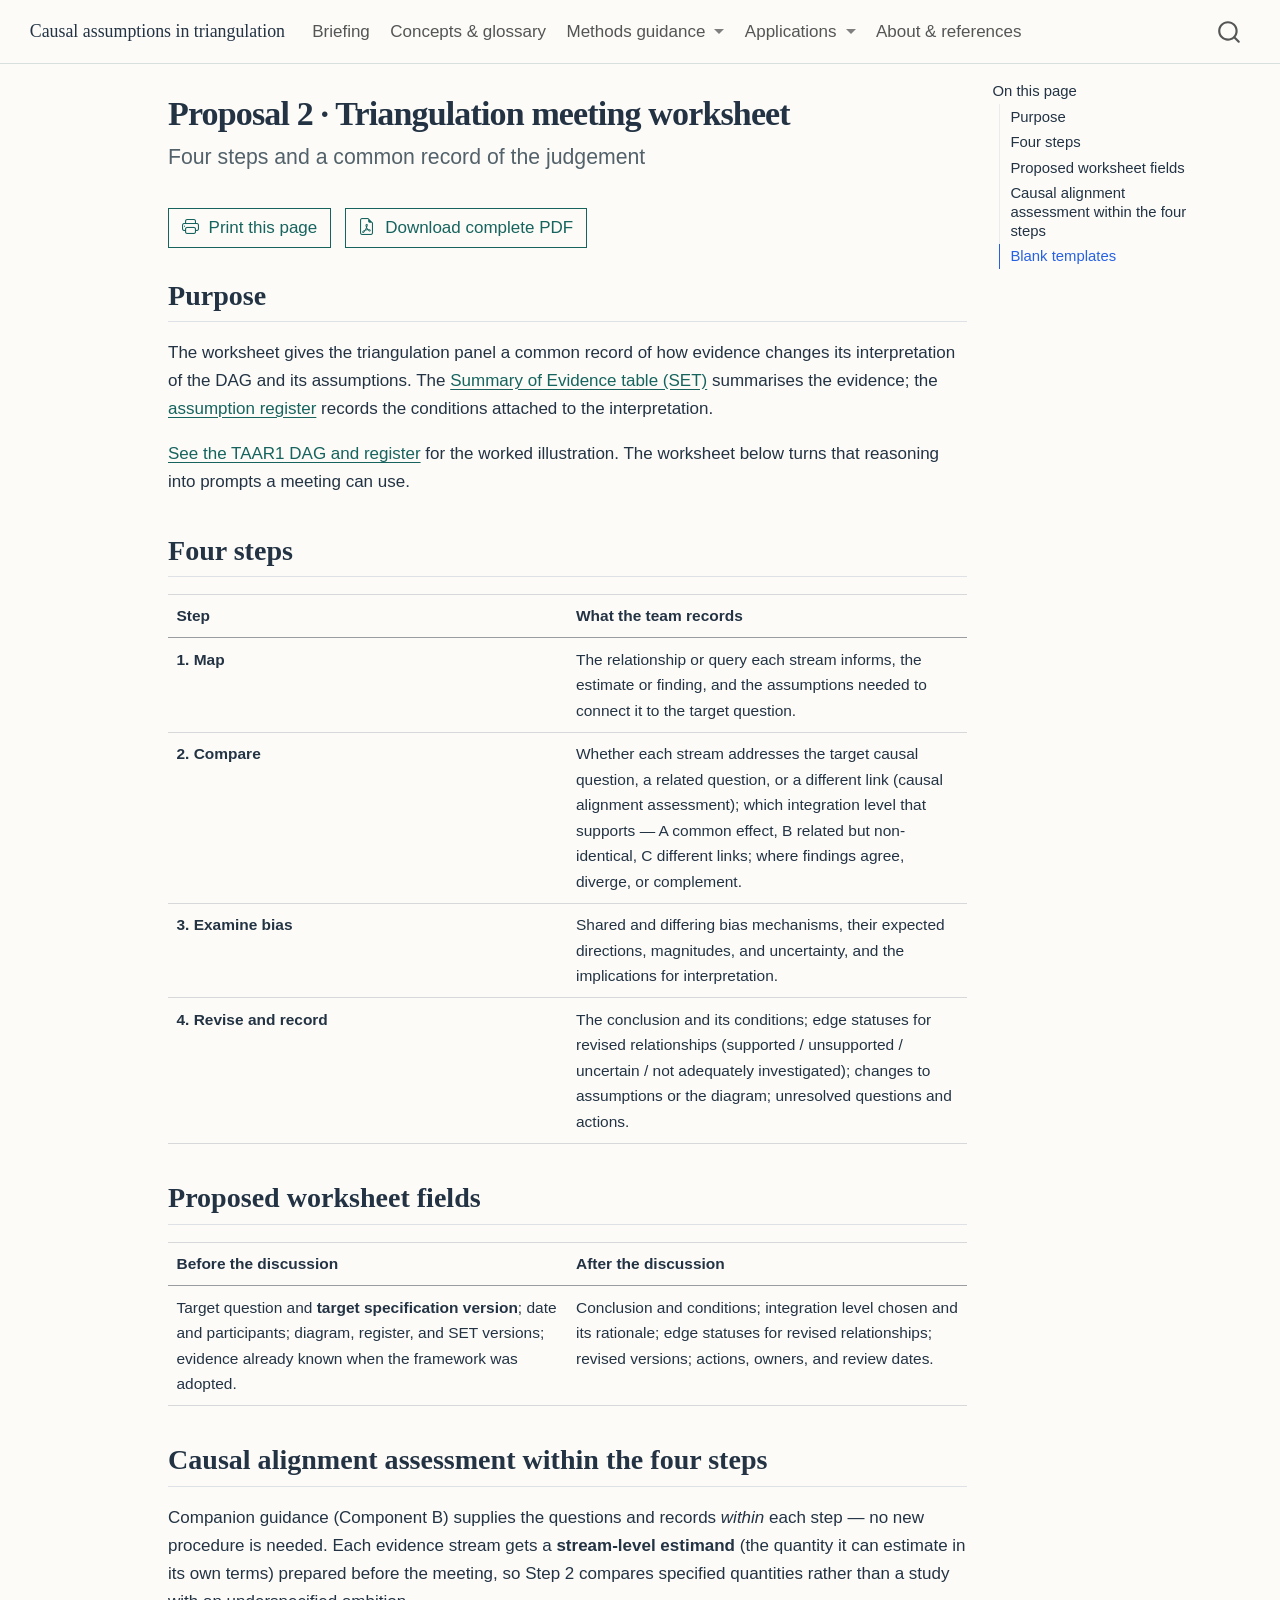
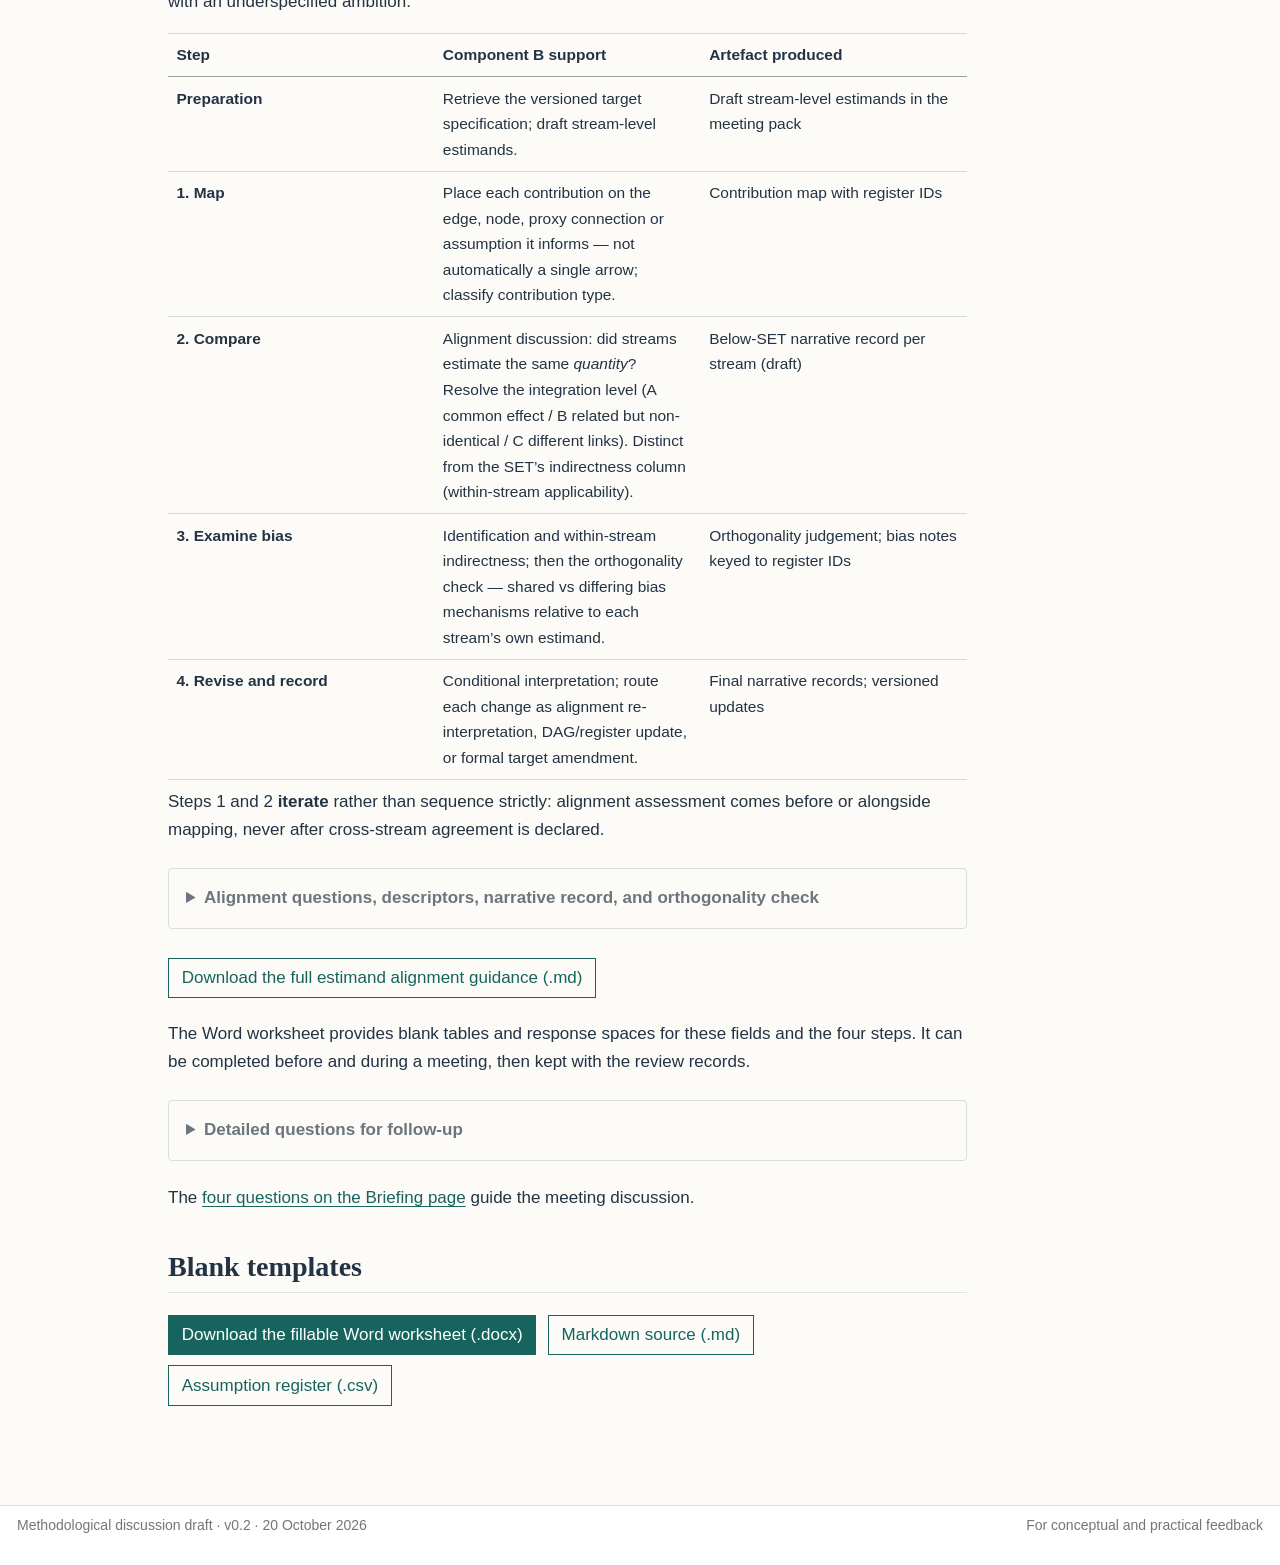
<file: worksheet.html>
<!DOCTYPE html>
<html xmlns="http://www.w3.org/1999/xhtml" lang="en-GB" xml:lang="en-GB"><head>

<meta charset="utf-8">
<meta name="generator" content="quarto-1.9.37">

<meta name="viewport" content="width=device-width, initial-scale=1.0, user-scalable=yes">


<title>Proposal 2 · Triangulation meeting worksheet – Causal assumptions in triangulation</title>
<style>
/* Default styles provided by pandoc.
** See https://pandoc.org/MANUAL.html#variables-for-html for config info.
*/
code{white-space: pre-wrap;}
span.smallcaps{font-variant: small-caps;}
div.columns{display: flex; gap: min(4vw, 1.5em);}
div.column{flex: auto; overflow-x: auto;}
div.hanging-indent{margin-left: 1.5em; text-indent: -1.5em;}
ul.task-list{list-style: none;}
ul.task-list li input[type="checkbox"] {
  width: 0.8em;
  margin: 0 0.8em 0.2em -1em; /* quarto-specific, see https://github.com/quarto-dev/quarto-cli/issues/4556 */ 
  vertical-align: middle;
}
</style>


<script src="site_libs/quarto-nav/quarto-nav.js"></script>
<script src="site_libs/quarto-nav/headroom.min.js"></script>
<script src="site_libs/clipboard/clipboard.min.js"></script>
<script src="site_libs/quarto-search/autocomplete.umd.js"></script>
<script src="site_libs/quarto-search/fuse.min.js"></script>
<script src="site_libs/quarto-search/quarto-search.js"></script>
<meta name="quarto:offset" content="./">
<script src="site_libs/quarto-html/quarto.js" type="module"></script>
<script src="site_libs/quarto-html/tabsets/tabsets.js" type="module"></script>
<script src="site_libs/quarto-html/popper.min.js"></script>
<script src="site_libs/quarto-html/tippy.umd.min.js"></script>
<script src="site_libs/quarto-html/anchor.min.js"></script>
<link href="site_libs/quarto-html/tippy.css" rel="stylesheet">
<link href="site_libs/quarto-html/quarto-syntax-highlighting-7f8f88aac4f3542376d5c11b86a4c14d.css" rel="stylesheet" id="quarto-text-highlighting-styles">
<script src="site_libs/bootstrap/bootstrap.min.js"></script>
<link href="site_libs/bootstrap/bootstrap-icons.css" rel="stylesheet">
<link href="site_libs/bootstrap/bootstrap-26d9cc88ab9604001aabd73cb1ea1d8f.min.css" rel="stylesheet" append-hash="true" id="quarto-bootstrap" data-mode="light">
<script id="quarto-search-options" type="application/json">{
  "location": "navbar",
  "copy-button": false,
  "collapse-after": 3,
  "panel-placement": "end",
  "type": "overlay",
  "limit": 50,
  "keyboard-shortcut": [
    "f",
    "/",
    "s"
  ],
  "show-item-context": false,
  "language": {
    "search-no-results-text": "No results",
    "search-matching-documents-text": "matching documents",
    "search-copy-link-title": "Copy link to search",
    "search-hide-matches-text": "Hide additional matches",
    "search-more-match-text": "more match in this document",
    "search-more-matches-text": "more matches in this document",
    "search-clear-button-title": "Clear",
    "search-text-placeholder": "",
    "search-detached-cancel-button-title": "Cancel",
    "search-submit-button-title": "Submit",
    "search-label": "Search"
  }
}</script>
<style>html{ scroll-behavior: smooth; }</style>


<link rel="stylesheet" href="assets/styles.css">
</head>

<body class="nav-fixed quarto-light">

<div id="quarto-search-results"></div>
  <header id="quarto-header" class="headroom fixed-top">
    <nav class="navbar navbar-expand-lg " data-bs-theme="dark">
      <div class="navbar-container container-fluid">
      <div class="navbar-brand-container mx-auto">
    <a class="navbar-brand" href="./index.html">
    <span class="navbar-title">Causal assumptions in triangulation</span>
    </a>
  </div>
            <div id="quarto-search" class="" title="Search"></div>
          <button class="navbar-toggler" type="button" data-bs-toggle="collapse" data-bs-target="#navbarCollapse" aria-controls="navbarCollapse" role="menu" aria-expanded="false" aria-label="Toggle navigation" onclick="if (window.quartoToggleHeadroom) { window.quartoToggleHeadroom(); }">
  <span class="navbar-toggler-icon"></span>
</button>
          <div class="collapse navbar-collapse" id="navbarCollapse">
            <ul class="navbar-nav navbar-nav-scroll me-auto">
  <li class="nav-item">
    <a class="nav-link" href="./index.html"> 
<span class="menu-text">Briefing</span></a>
  </li>  
  <li class="nav-item">
    <a class="nav-link" href="./concepts.html"> 
<span class="menu-text">Concepts &amp; glossary</span></a>
  </li>  
  <li class="nav-item dropdown ">
    <a class="nav-link dropdown-toggle" href="#" id="nav-menu-methods-guidance" role="link" data-bs-toggle="dropdown" aria-expanded="false">
 <span class="menu-text">Methods guidance</span>
    </a>
    <ul class="dropdown-menu" aria-labelledby="nav-menu-methods-guidance">    
        <li>
    <a class="dropdown-item" href="./protocol.html">
 <span class="dropdown-text">Protocol templates</span></a>
  </li>  
        <li>
    <a class="dropdown-item" href="./worksheet.html">
 <span class="dropdown-text">Triangulation Meeting worksheet</span></a>
  </li>  
        <li>
    <a class="dropdown-item" href="./reporting.html">
 <span class="dropdown-text">Reporting &amp; SET extension</span></a>
  </li>  
    </ul>
  </li>
  <li class="nav-item dropdown ">
    <a class="nav-link dropdown-toggle" href="#" id="nav-menu-applications" role="link" data-bs-toggle="dropdown" aria-expanded="false">
 <span class="menu-text">Applications</span>
    </a>
    <ul class="dropdown-menu" aria-labelledby="nav-menu-applications">    
        <li>
    <a class="dropdown-item" href="./taar1.html">
 <span class="dropdown-text">TAAR1 · Retrospective</span></a>
  </li>  
        <li>
    <a class="dropdown-item" href="./lsr8.html">
 <span class="dropdown-text">LSR8 · Ongoing</span></a>
  </li>  
    </ul>
  </li>
  <li class="nav-item">
    <a class="nav-link" href="./sources.html"> 
<span class="menu-text">About &amp; references</span></a>
  </li>  
</ul>
          </div> <!-- /navcollapse -->
            <div class="quarto-navbar-tools">
</div>
      </div> <!-- /container-fluid -->
    </nav>
</header>
<!-- content -->
<div id="quarto-content" class="quarto-container page-columns page-rows-contents page-layout-article page-navbar">
<!-- sidebar -->
<!-- margin-sidebar -->
    <div id="quarto-margin-sidebar" class="sidebar margin-sidebar">
        <nav id="TOC" role="doc-toc" class="toc-active">
    <h2 id="toc-title">On this page</h2>
   
  <ul class="collapse">
  <li><a href="#purpose" id="toc-purpose" class="nav-link active" data-scroll-target="#purpose">Purpose</a></li>
  <li><a href="#four-steps" id="toc-four-steps" class="nav-link" data-scroll-target="#four-steps">Four steps</a></li>
  <li><a href="#proposed-worksheet-fields" id="toc-proposed-worksheet-fields" class="nav-link" data-scroll-target="#proposed-worksheet-fields">Proposed worksheet fields</a></li>
  <li><a href="#causal-alignment-assessment-within-the-four-steps" id="toc-causal-alignment-assessment-within-the-four-steps" class="nav-link" data-scroll-target="#causal-alignment-assessment-within-the-four-steps">Causal alignment assessment within the four steps</a></li>
  <li><a href="#blank-templates" id="toc-blank-templates" class="nav-link" data-scroll-target="#blank-templates">Blank templates</a></li>
  </ul>
</nav>
    </div>
<!-- main -->
<main class="content" id="quarto-document-content">

<header id="title-block-header" class="quarto-title-block default">
<div class="quarto-title">
<h1 class="title">Proposal 2 · Triangulation meeting worksheet</h1>
<p class="subtitle lead">Four steps and a common record of the judgement</p>
</div>



<div class="quarto-title-meta">

    
  
    
  </div>
  


</header>

<nav class="document-actions" aria-label="Print and download">
<button type="button" class="btn btn-outline-primary" data-print-page="">
<i class="bi bi-printer" aria-hidden="true"></i> Print this page
</button>
<a class="btn btn-outline-primary" href="downloads/causal-assumptions-complete.pdf" download=""><i class="bi bi-file-earmark-pdf" aria-hidden="true"></i> Download complete PDF</a>
</nav>
<section id="purpose" class="level2">
<h2 class="anchored" data-anchor-id="purpose">Purpose</h2>
<p>The worksheet gives the triangulation panel a common record of how evidence changes its interpretation of the DAG and its assumptions. The <strong><a href="./concepts.html#term-set">Summary of Evidence table (SET)</a></strong> summarises the evidence; the <strong><a href="./concepts.html#term-assumption-register">assumption register</a></strong> records the conditions attached to the interpretation.</p>
<p><a href="./taar1.html#taar1-dag">See the TAAR1 DAG and register</a> for the worked illustration. The worksheet below turns that reasoning into prompts a meeting can use.</p>
</section>
<section id="four-steps" class="level2">
<h2 class="anchored" data-anchor-id="four-steps">Four steps</h2>
<table class="caption-top table">
<colgroup>
<col style="width: 50%">
<col style="width: 50%">
</colgroup>
<thead>
<tr class="header">
<th>Step</th>
<th>What the team records</th>
</tr>
</thead>
<tbody>
<tr class="odd">
<td><strong>1. Map</strong></td>
<td>The relationship or query each stream informs, the estimate or finding, and the assumptions needed to connect it to the target question.</td>
</tr>
<tr class="even">
<td><strong>2. Compare</strong></td>
<td>Whether each stream addresses the target causal question, a related question, or a different link (causal alignment assessment); which integration level that supports — A common effect, B related but non-identical, C different links; where findings agree, diverge, or complement.</td>
</tr>
<tr class="odd">
<td><strong>3. Examine bias</strong></td>
<td>Shared and differing bias mechanisms, their expected directions, magnitudes, and uncertainty, and the implications for interpretation.</td>
</tr>
<tr class="even">
<td><strong>4. Revise and record</strong></td>
<td>The conclusion and its conditions; edge statuses for revised relationships (supported / unsupported / uncertain / not adequately investigated); changes to assumptions or the diagram; unresolved questions and actions.</td>
</tr>
</tbody>
</table>
</section>
<section id="proposed-worksheet-fields" class="level2">
<h2 class="anchored" data-anchor-id="proposed-worksheet-fields">Proposed worksheet fields</h2>
<table class="caption-top table">
<colgroup>
<col style="width: 50%">
<col style="width: 50%">
</colgroup>
<thead>
<tr class="header">
<th>Before the discussion</th>
<th>After the discussion</th>
</tr>
</thead>
<tbody>
<tr class="odd">
<td>Target question and <strong>target specification version</strong>; date and participants; diagram, register, and SET versions; evidence already known when the framework was adopted.</td>
<td>Conclusion and conditions; integration level chosen and its rationale; edge statuses for revised relationships; revised versions; actions, owners, and review dates.</td>
</tr>
</tbody>
</table>
</section>
<section id="causal-alignment-assessment-within-the-four-steps" class="level2">
<h2 class="anchored" data-anchor-id="causal-alignment-assessment-within-the-four-steps">Causal alignment assessment within the four steps</h2>
<p>Companion guidance (Component B) supplies the questions and records <em>within</em> each step — no new procedure is needed. Each evidence stream gets a <strong>stream-level estimand</strong> (the quantity it can estimate in its own terms) prepared before the meeting, so Step 2 compares specified quantities rather than a study with an underspecified ambition.</p>
<table class="caption-top table">
<colgroup>
<col style="width: 33%">
<col style="width: 33%">
<col style="width: 33%">
</colgroup>
<thead>
<tr class="header">
<th>Step</th>
<th>Component B support</th>
<th>Artefact produced</th>
</tr>
</thead>
<tbody>
<tr class="odd">
<td><strong>Preparation</strong></td>
<td>Retrieve the versioned target specification; draft stream-level estimands.</td>
<td>Draft stream-level estimands in the meeting pack</td>
</tr>
<tr class="even">
<td><strong>1. Map</strong></td>
<td>Place each contribution on the edge, node, proxy connection or assumption it informs — not automatically a single arrow; classify contribution type.</td>
<td>Contribution map with register IDs</td>
</tr>
<tr class="odd">
<td><strong>2. Compare</strong></td>
<td>Alignment discussion: did streams estimate the same <em>quantity</em>? Resolve the integration level (A common effect / B related but non-identical / C different links). Distinct from the SET’s indirectness column (within-stream applicability).</td>
<td>Below-SET narrative record per stream (draft)</td>
</tr>
<tr class="even">
<td><strong>3. Examine bias</strong></td>
<td>Identification and within-stream indirectness; then the orthogonality check — shared vs differing bias mechanisms relative to each stream’s own estimand.</td>
<td>Orthogonality judgement; bias notes keyed to register IDs</td>
</tr>
<tr class="odd">
<td><strong>4. Revise and record</strong></td>
<td>Conditional interpretation; route each change as alignment re-interpretation, DAG/register update, or formal target amendment.</td>
<td>Final narrative records; versioned updates</td>
</tr>
</tbody>
</table>
<p>Steps 1 and 2 <strong>iterate</strong> rather than sequence strictly: alignment assessment comes before or alongside mapping, never after cross-stream agreement is declared.</p>
<details>
<summary>
Alignment questions, descriptors, narrative record, and orthogonality check
</summary>
<section id="opening-alignment-questions-b1a" class="level3">
<h3 class="anchored" data-anchor-id="opening-alignment-questions-b1a">Opening alignment questions (B1a)</h3>
<ul>
<li>What exactly was the review target, and which version of that specification is being used?</li>
<li>What did the included studies aim to estimate, and can that be inferred confidently from the reports?</li>
<li>What does the synthesis summarise: a common effect, a distribution of study effects, an association, a qualitative pattern, or several distinct results?</li>
<li>What quantity did <em>this stream</em> target in its own terms (the stream-level estimand)? Alignment is judged between two specified quantities, not between a study and an underspecified ambition.</li>
<li>Does the evidence provide an estimate of the target or a contribution that must be interpreted through another assumption or causal pathway?</li>
<li>Could an apparent agreement or discrepancy arise because <strong>different quantities</strong> were estimated rather than because studies yielded conflicting evidence?</li>
</ul>
<p><em>When the review has no numerical target estimand (hypothesis-generating mode):</em> the alignment question shifts from <em>does this quantity match the target quantity?</em> to <em>does this evidence inform the proposed relationship, its measurement, or the assumptions connecting its components?</em> The SEM’s rows are assessed against pathway components rather than a pooled effect.</p>
</section>
<section id="dimension-specific-signalling-questions-b1b" class="level3">
<h3 class="anchored" data-anchor-id="dimension-specific-signalling-questions-b1b">Dimension-specific signalling questions (B1b)</h3>
<p>These dimensions compare the stream-level estimand with the review target — a between-level judgement, recorded in the alignment narrative. They do not absorb within-stream questions: a shortfall of a stream’s evidence against its own estimand — for example, trials that under-represent the population its estimand specifies — is indirectness, and belongs in the SET’s indirectness column, not here.</p>
<table class="caption-top table">
<colgroup>
<col style="width: 50%">
<col style="width: 50%">
</colgroup>
<thead>
<tr class="header">
<th>Dimension</th>
<th>Signalling questions (examples)</th>
</tr>
</thead>
<tbody>
<tr class="odd">
<td><strong>Population / setting</strong></td>
<td>Who is represented by the study and synthesis? Who is in the target? Are age, diagnosis, species, severity, context or effect modifiers different?</td>
</tr>
<tr class="even">
<td><strong>Intervention / exposure / comparator</strong></td>
<td>Are dose, timing, treatment versions, assignment versus receipt and comparison conditions the same? Is a hypothetical intervention well-defined?</td>
</tr>
<tr class="odd">
<td><strong>Outcome / construct / measurement</strong></td>
<td>Is the outcome the target construct, a different manifestation or a proxy? Could changes in measurement alter direction or meaning?</td>
</tr>
<tr class="even">
<td><strong>Timing</strong></td>
<td>Do exposure period, outcome follow-up, mediator order and treatment duration match?</td>
</tr>
<tr class="odd">
<td><strong>Quantity / causal effect definition</strong></td>
<td>Is the target descriptive, associative or causal? Total effect, assignment effect, hypothetical adherence effect, direct or mediated effect?</td>
</tr>
<tr class="even">
<td><strong>Synthesis target / summary measure</strong></td>
<td>What does the pooled estimate or SWiM summary target? Are measures transformable? Does pooling over studies yield the target-population quantity?</td>
</tr>
<tr class="odd">
<td><strong>Intercurrent events (where relevant)</strong></td>
<td>How were discontinuation, switching, rescue treatment or competing events handled? Is this compatible with the target?</td>
</tr>
</tbody>
</table>
</section>
<section id="descriptive-labels-b1c-provisional-language-only" class="level3">
<h3 class="anchored" data-anchor-id="descriptive-labels-b1c-provisional-language-only">Descriptive labels (B1c) — provisional language only</h3>
<ul>
<li><strong>Closely aligned:</strong> the stream addresses a compatible target quantity, notwithstanding methodological validity and applicability questions.</li>
<li><strong>Partly aligned:</strong> substantial correspondence, but a consequential difference or qualification remains.</li>
<li><strong>Different but relevant:</strong> the stream addresses a distinct quantity, yet can inform the target through a specified mechanism, proxy, context or assumption.</li>
<li><strong>Connection unclear:</strong> reporting or conceptual uncertainty prevents a defensible judgement.</li>
<li><strong>No established link to this target:</strong> currently no justified inferential connection; this does not mean the evidence has no other scientific value.</li>
</ul>
<p>These are descriptors, not categories with validated thresholds, and should not be forced into a global rating.</p>
</section>
<section id="from-alignment-judgements-to-the-integration-level" class="level3">
<h3 class="anchored" data-anchor-id="from-alignment-judgements-to-the-integration-level">From alignment judgements to the integration level</h3>
<p>The alignment judgements resolve into the <strong>integration level</strong> for each pair or set of streams, which determines how they may be brought together:</p>
<ul>
<li><strong>A — Sufficiently common causal effect:</strong> streams estimate effects defensibly related to one target estimand → quantitative integration may be possible (transformations, transportability assumptions, bias adjustment).</li>
<li><strong>B — Related but non-identical effects or constructs:</strong> streams address closely related questions but cannot defensibly be represented as observations of one target effect → retain within-stream quantitative synthesis; compare across streams without pooling.</li>
<li><strong>C — Different links in a broader causal explanation:</strong> streams inform different edges or propositions in the causal model → complementary, pathway-/question-level triangulation; “agreement” is not the operative concept.</li>
</ul>
<p>The level is a recorded judgement with its rationale, not a score; borderline or mixed cases (for example, closely aligned on intervention, different on outcome) should be described per dimension as above.</p>
</section>
<section id="blank-narrative-record-below-the-set-table-one-per-stream-row" class="level3">
<h3 class="anchored" data-anchor-id="blank-narrative-record-below-the-set-table-one-per-stream-row">Blank narrative record (below the SET table, one per stream row)</h3>
<blockquote class="blockquote">
<p><strong>SET row and target reference:</strong> [review, outcome, target version, synthesis version].</p>
<p><strong>Stream-level estimand:</strong> [what this stream targeted in its own terms].</p>
<p><strong>What is being summarised?</strong> [one to three sentences on study-level variation and the synthesis target].</p>
<p><strong>Main points of alignment or difference:</strong> [key population, contrast, outcome, time and effect-definition considerations].</p>
<p><strong>Why this evidence contributes:</strong> [direct/related/mechanistic/contextual/assumption-relevant contribution].</p>
<p><strong>What must be assumed to connect it to the target?</strong> [DAG/register references].</p>
<p><strong>Unresolved questions for triangulation:</strong> [reporting gaps, validity, transportability, bias and possible challenges].</p>
</blockquote>
</section>
<section id="orthogonality-check-step-3-support" class="level3">
<h3 class="anchored" data-anchor-id="orthogonality-check-step-3-support">Orthogonality check (Step 3 support)</h3>
<ul>
<li>List the key bias mechanisms for each stream (selection, measurement, reporting, confounding, analysis) relative to each stream’s <em>own</em> estimand.</li>
<li>Identify mechanisms that could operate in <strong>both</strong> streams — shared publication practices, shared measurement instruments, shared populations, or animal-to-human assumptions that transmit bias in the same direction.</li>
<li>Ask: if the shared mechanism operated, would it produce the observed pattern of agreement or disagreement?</li>
<li>Record whether the differing-bias premise of the triangulation is <em>justified for this pair of streams</em>, or merely asserted by design labels.</li>
</ul>
<p>Agreement between streams with plausibly shared bias should be reported as conditional in the same way as agreement resting on a contested proxy assumption.</p>
</section></details>
<p><a href="downloads/estimand-alignment.md" class="btn btn-outline-primary" download="estimand-alignment.md">Download the full estimand alignment guidance (.md)</a></p>
<p>The Word worksheet provides blank tables and response spaces for these fields and the four steps. It can be completed before and during a meeting, then kept with the review records.</p>
<details>
<summary>
Detailed questions for follow-up
</summary>
<ul>
<li>Which fields are essential for the panel, and which can be prepared or maintained elsewhere?</li>
<li>Is the preparation and recording burden justified, and who owns the record between updates?</li>
</ul>
</details>
<p>The <a href="./index.html#feedback-sought">four questions on the Briefing page</a> guide the meeting discussion.</p>
</section>

<section id="blank-templates" class="level2">
<h2 class="anchored" data-anchor-id="blank-templates">Blank templates</h2>
<p><a href="downloads/meeting-worksheet.docx" class="btn btn-primary" download="meeting-worksheet.docx">Download the fillable Word worksheet (.docx)</a> <a href="downloads/meeting-worksheet.md" class="btn btn-outline-primary" download="meeting-worksheet.md">Markdown source (.md)</a> <a href="downloads/assumption-register.csv" class="btn btn-outline-primary" download="assumption-register.csv">Assumption register (.csv)</a></p>


</section>

</main> <!-- /main -->
<script src="assets/print.js" defer=""></script>
<script id="quarto-html-after-body" type="application/javascript">
  window.document.addEventListener("DOMContentLoaded", function (event) {
    const icon = "";
    const anchorJS = new window.AnchorJS();
    anchorJS.options = {
      placement: 'right',
      icon: icon
    };
    anchorJS.add('.anchored');
    const isCodeAnnotation = (el) => {
      for (const clz of el.classList) {
        if (clz.startsWith('code-annotation-')) {                     
          return true;
        }
      }
      return false;
    }
    const onCopySuccess = function(e) {
      // button target
      const button = e.trigger;
      // don't keep focus
      button.blur();
      // flash "checked"
      button.classList.add('code-copy-button-checked');
      var currentTitle = button.getAttribute("title");
      button.setAttribute("title", "Copied!");
      let tooltip;
      if (window.bootstrap) {
        button.setAttribute("data-bs-toggle", "tooltip");
        button.setAttribute("data-bs-placement", "left");
        button.setAttribute("data-bs-title", "Copied!");
        tooltip = new bootstrap.Tooltip(button, 
          { trigger: "manual", 
            customClass: "code-copy-button-tooltip",
            offset: [0, -8]});
        tooltip.show();    
      }
      setTimeout(function() {
        if (tooltip) {
          tooltip.hide();
          button.removeAttribute("data-bs-title");
          button.removeAttribute("data-bs-toggle");
          button.removeAttribute("data-bs-placement");
        }
        button.setAttribute("title", currentTitle);
        button.classList.remove('code-copy-button-checked');
      }, 1000);
      // clear code selection
      e.clearSelection();
    }
    const getTextToCopy = function(trigger) {
      const outerScaffold = trigger.parentElement.cloneNode(true);
      const codeEl = outerScaffold.querySelector('code');
      for (const childEl of codeEl.children) {
        if (isCodeAnnotation(childEl)) {
          childEl.remove();
        }
      }
      return codeEl.innerText;
    }
    const clipboard = new window.ClipboardJS('.code-copy-button:not([data-in-quarto-modal])', {
      text: getTextToCopy
    });
    clipboard.on('success', onCopySuccess);
    if (window.document.getElementById('quarto-embedded-source-code-modal')) {
      const clipboardModal = new window.ClipboardJS('.code-copy-button[data-in-quarto-modal]', {
        text: getTextToCopy,
        container: window.document.getElementById('quarto-embedded-source-code-modal')
      });
      clipboardModal.on('success', onCopySuccess);
    }
      var localhostRegex = new RegExp(/^(?:http|https):\/\/localhost\:?[0-9]*\//);
      var mailtoRegex = new RegExp(/^mailto:/);
        var filterRegex = new RegExp("https:\/\/abannachbrown\.github\.io\/triangulation-framework\/");
      var isInternal = (href) => {
          return filterRegex.test(href) || localhostRegex.test(href) || mailtoRegex.test(href);
      }
      // Inspect non-navigation links and adorn them if external
     var links = window.document.querySelectorAll('a[href]:not(.nav-link):not(.navbar-brand):not(.toc-action):not(.sidebar-link):not(.sidebar-item-toggle):not(.pagination-link):not(.no-external):not([aria-hidden]):not(.dropdown-item):not(.quarto-navigation-tool):not(.about-link)');
      for (var i=0; i<links.length; i++) {
        const link = links[i];
        if (!isInternal(link.href)) {
          // undo the damage that might have been done by quarto-nav.js in the case of
          // links that we want to consider external
          if (link.dataset.originalHref !== undefined) {
            link.href = link.dataset.originalHref;
          }
            // target, if specified
            link.setAttribute("target", "_blank");
            if (link.getAttribute("rel") === null) {
              link.setAttribute("rel", "noopener");
            }
        }
      }
    function tippyHover(el, contentFn, onTriggerFn, onUntriggerFn) {
      const config = {
        allowHTML: true,
        maxWidth: 500,
        delay: 100,
        arrow: false,
        appendTo: function(el) {
            return el.parentElement;
        },
        interactive: true,
        interactiveBorder: 10,
        theme: 'quarto',
        placement: 'bottom-start',
      };
      if (contentFn) {
        config.content = contentFn;
      }
      if (onTriggerFn) {
        config.onTrigger = onTriggerFn;
      }
      if (onUntriggerFn) {
        config.onUntrigger = onUntriggerFn;
      }
      window.tippy(el, config); 
    }
    const noterefs = window.document.querySelectorAll('a[role="doc-noteref"]');
    for (var i=0; i<noterefs.length; i++) {
      const ref = noterefs[i];
      tippyHover(ref, function() {
        // use id or data attribute instead here
        let href = ref.getAttribute('data-footnote-href') || ref.getAttribute('href');
        try { href = new URL(href).hash; } catch {}
        const id = href.replace(/^#\/?/, "");
        const note = window.document.getElementById(id);
        if (note) {
          return note.innerHTML;
        } else {
          return "";
        }
      });
    }
    const xrefs = window.document.querySelectorAll('a.quarto-xref');
    const processXRef = (id, note) => {
      // Strip column container classes
      const stripColumnClz = (el) => {
        el.classList.remove("page-full", "page-columns");
        if (el.children) {
          for (const child of el.children) {
            stripColumnClz(child);
          }
        }
      }
      stripColumnClz(note)
      if (id === null || id.startsWith('sec-')) {
        // Special case sections, only their first couple elements
        const container = document.createElement("div");
        if (note.children && note.children.length > 2) {
          container.appendChild(note.children[0].cloneNode(true));
          for (let i = 1; i < note.children.length; i++) {
            const child = note.children[i];
            if (child.tagName === "P" && child.innerText === "") {
              continue;
            } else {
              container.appendChild(child.cloneNode(true));
              break;
            }
          }
          if (window.Quarto?.typesetMath) {
            window.Quarto.typesetMath(container);
          }
          return container.innerHTML
        } else {
          if (window.Quarto?.typesetMath) {
            window.Quarto.typesetMath(note);
          }
          return note.innerHTML;
        }
      } else {
        // Remove any anchor links if they are present
        const anchorLink = note.querySelector('a.anchorjs-link');
        if (anchorLink) {
          anchorLink.remove();
        }
        if (window.Quarto?.typesetMath) {
          window.Quarto.typesetMath(note);
        }
        if (note.classList.contains("callout")) {
          return note.outerHTML;
        } else {
          return note.innerHTML;
        }
      }
    }
    for (var i=0; i<xrefs.length; i++) {
      const xref = xrefs[i];
      tippyHover(xref, undefined, function(instance) {
        instance.disable();
        let url = xref.getAttribute('href');
        let hash = undefined; 
        if (url.startsWith('#')) {
          hash = url;
        } else {
          try { hash = new URL(url).hash; } catch {}
        }
        if (hash) {
          const id = hash.replace(/^#\/?/, "");
          const note = window.document.getElementById(id);
          if (note !== null) {
            try {
              const html = processXRef(id, note.cloneNode(true));
              instance.setContent(html);
            } finally {
              instance.enable();
              instance.show();
            }
          } else {
            // See if we can fetch this
            fetch(url.split('#')[0])
            .then(res => res.text())
            .then(html => {
              const parser = new DOMParser();
              const htmlDoc = parser.parseFromString(html, "text/html");
              const note = htmlDoc.getElementById(id);
              if (note !== null) {
                const html = processXRef(id, note);
                instance.setContent(html);
              } 
            }).finally(() => {
              instance.enable();
              instance.show();
            });
          }
        } else {
          // See if we can fetch a full url (with no hash to target)
          // This is a special case and we should probably do some content thinning / targeting
          fetch(url)
          .then(res => res.text())
          .then(html => {
            const parser = new DOMParser();
            const htmlDoc = parser.parseFromString(html, "text/html");
            const note = htmlDoc.querySelector('main.content');
            if (note !== null) {
              // This should only happen for chapter cross references
              // (since there is no id in the URL)
              // remove the first header
              if (note.children.length > 0 && note.children[0].tagName === "HEADER") {
                note.children[0].remove();
              }
              const html = processXRef(null, note);
              instance.setContent(html);
            } 
          }).finally(() => {
            instance.enable();
            instance.show();
          });
        }
      }, function(instance) {
      });
    }
        let selectedAnnoteEl;
        const selectorForAnnotation = ( cell, annotation) => {
          let cellAttr = 'data-code-cell="' + cell + '"';
          let lineAttr = 'data-code-annotation="' +  annotation + '"';
          const selector = 'span[' + cellAttr + '][' + lineAttr + ']';
          return selector;
        }
        const selectCodeLines = (annoteEl) => {
          const doc = window.document;
          const targetCell = annoteEl.getAttribute("data-target-cell");
          const targetAnnotation = annoteEl.getAttribute("data-target-annotation");
          const annoteSpan = window.document.querySelector(selectorForAnnotation(targetCell, targetAnnotation));
          const lines = annoteSpan.getAttribute("data-code-lines").split(",");
          const lineIds = lines.map((line) => {
            return targetCell + "-" + line;
          })
          let top = null;
          let height = null;
          let parent = null;
          if (lineIds.length > 0) {
              //compute the position of the single el (top and bottom and make a div)
              const el = window.document.getElementById(lineIds[0]);
              top = el.offsetTop;
              height = el.offsetHeight;
              parent = el.parentElement.parentElement;
            if (lineIds.length > 1) {
              const lastEl = window.document.getElementById(lineIds[lineIds.length - 1]);
              const bottom = lastEl.offsetTop + lastEl.offsetHeight;
              height = bottom - top;
            }
            if (top !== null && height !== null && parent !== null) {
              // cook up a div (if necessary) and position it 
              let div = window.document.getElementById("code-annotation-line-highlight");
              if (div === null) {
                div = window.document.createElement("div");
                div.setAttribute("id", "code-annotation-line-highlight");
                div.style.position = 'absolute';
                parent.appendChild(div);
              }
              div.style.top = top - 2 + "px";
              div.style.height = height + 4 + "px";
              div.style.left = 0;
              let gutterDiv = window.document.getElementById("code-annotation-line-highlight-gutter");
              if (gutterDiv === null) {
                gutterDiv = window.document.createElement("div");
                gutterDiv.setAttribute("id", "code-annotation-line-highlight-gutter");
                gutterDiv.style.position = 'absolute';
                const codeCell = window.document.getElementById(targetCell);
                const gutter = codeCell.querySelector('.code-annotation-gutter');
                gutter.appendChild(gutterDiv);
              }
              gutterDiv.style.top = top - 2 + "px";
              gutterDiv.style.height = height + 4 + "px";
            }
            selectedAnnoteEl = annoteEl;
          }
        };
        const unselectCodeLines = () => {
          const elementsIds = ["code-annotation-line-highlight", "code-annotation-line-highlight-gutter"];
          elementsIds.forEach((elId) => {
            const div = window.document.getElementById(elId);
            if (div) {
              div.remove();
            }
          });
          selectedAnnoteEl = undefined;
        };
          // Handle positioning of the toggle
      window.addEventListener(
        "resize",
        throttle(() => {
          elRect = undefined;
          if (selectedAnnoteEl) {
            selectCodeLines(selectedAnnoteEl);
          }
        }, 10)
      );
      function throttle(fn, ms) {
      let throttle = false;
      let timer;
        return (...args) => {
          if(!throttle) { // first call gets through
              fn.apply(this, args);
              throttle = true;
          } else { // all the others get throttled
              if(timer) clearTimeout(timer); // cancel #2
              timer = setTimeout(() => {
                fn.apply(this, args);
                timer = throttle = false;
              }, ms);
          }
        };
      }
        // Attach click handler to the DT
        const annoteDls = window.document.querySelectorAll('dt[data-target-cell]');
        for (const annoteDlNode of annoteDls) {
          annoteDlNode.addEventListener('click', (event) => {
            const clickedEl = event.target;
            if (clickedEl !== selectedAnnoteEl) {
              unselectCodeLines();
              const activeEl = window.document.querySelector('dt[data-target-cell].code-annotation-active');
              if (activeEl) {
                activeEl.classList.remove('code-annotation-active');
              }
              selectCodeLines(clickedEl);
              clickedEl.classList.add('code-annotation-active');
            } else {
              // Unselect the line
              unselectCodeLines();
              clickedEl.classList.remove('code-annotation-active');
            }
          });
        }
    const findCites = (el) => {
      const parentEl = el.parentElement;
      if (parentEl) {
        const cites = parentEl.dataset.cites;
        if (cites) {
          return {
            el,
            cites: cites.split(' ')
          };
        } else {
          return findCites(el.parentElement)
        }
      } else {
        return undefined;
      }
    };
    var bibliorefs = window.document.querySelectorAll('a[role="doc-biblioref"]');
    for (var i=0; i<bibliorefs.length; i++) {
      const ref = bibliorefs[i];
      const citeInfo = findCites(ref);
      if (citeInfo) {
        tippyHover(citeInfo.el, function() {
          var popup = window.document.createElement('div');
          citeInfo.cites.forEach(function(cite) {
            var citeDiv = window.document.createElement('div');
            citeDiv.classList.add('hanging-indent');
            citeDiv.classList.add('csl-entry');
            var biblioDiv = window.document.getElementById('ref-' + cite);
            if (biblioDiv) {
              citeDiv.innerHTML = biblioDiv.innerHTML;
            }
            popup.appendChild(citeDiv);
          });
          return popup.innerHTML;
        });
      }
    }
  });
  </script>
</div> <!-- /content -->
<footer class="footer">
  <div class="nav-footer">
    <div class="nav-footer-left">
<p>Methodological discussion draft · v0.2 · 20 October 2026</p>
</div>   
    <div class="nav-footer-center">
      &nbsp;
    </div>
    <div class="nav-footer-right">
<p>For conceptual and practical feedback</p>
</div>
  </div>
</footer>




<script src="site_libs/quarto-html/zenscroll-min.js"></script>
</body></html>
</file>
<file: site_libs/quarto-html/tippy.css>
.tippy-box[data-animation=fade][data-state=hidden]{opacity:0}[data-tippy-root]{max-width:calc(100vw - 10px)}.tippy-box{position:relative;background-color:#333;color:#fff;border-radius:4px;font-size:14px;line-height:1.4;white-space:normal;outline:0;transition-property:transform,visibility,opacity}.tippy-box[data-placement^=top]>.tippy-arrow{bottom:0}.tippy-box[data-placement^=top]>.tippy-arrow:before{bottom:-7px;left:0;border-width:8px 8px 0;border-top-color:initial;transform-origin:center top}.tippy-box[data-placement^=bottom]>.tippy-arrow{top:0}.tippy-box[data-placement^=bottom]>.tippy-arrow:before{top:-7px;left:0;border-width:0 8px 8px;border-bottom-color:initial;transform-origin:center bottom}.tippy-box[data-placement^=left]>.tippy-arrow{right:0}.tippy-box[data-placement^=left]>.tippy-arrow:before{border-width:8px 0 8px 8px;border-left-color:initial;right:-7px;transform-origin:center left}.tippy-box[data-placement^=right]>.tippy-arrow{left:0}.tippy-box[data-placement^=right]>.tippy-arrow:before{left:-7px;border-width:8px 8px 8px 0;border-right-color:initial;transform-origin:center right}.tippy-box[data-inertia][data-state=visible]{transition-timing-function:cubic-bezier(.54,1.5,.38,1.11)}.tippy-arrow{width:16px;height:16px;color:#333}.tippy-arrow:before{content:"";position:absolute;border-color:transparent;border-style:solid}.tippy-content{position:relative;padding:5px 9px;z-index:1}
</file>
<file: site_libs/quarto-html/quarto-syntax-highlighting-7f8f88aac4f3542376d5c11b86a4c14d.css>
/* quarto syntax highlight colors */
:root {
  --quarto-hl-ot-color: #003B4F;
  --quarto-hl-at-color: #657422;
  --quarto-hl-ss-color: #20794D;
  --quarto-hl-an-color: #5E5E5E;
  --quarto-hl-fu-color: #4758AB;
  --quarto-hl-st-color: #20794D;
  --quarto-hl-cf-color: #003B4F;
  --quarto-hl-op-color: #5E5E5E;
  --quarto-hl-er-color: #AD0000;
  --quarto-hl-bn-color: #AD0000;
  --quarto-hl-al-color: #AD0000;
  --quarto-hl-va-color: #111111;
  --quarto-hl-bu-color: inherit;
  --quarto-hl-ex-color: inherit;
  --quarto-hl-pp-color: #AD0000;
  --quarto-hl-in-color: #5E5E5E;
  --quarto-hl-vs-color: #20794D;
  --quarto-hl-wa-color: #5E5E5E;
  --quarto-hl-do-color: #5E5E5E;
  --quarto-hl-im-color: #00769E;
  --quarto-hl-ch-color: #20794D;
  --quarto-hl-dt-color: #AD0000;
  --quarto-hl-fl-color: #AD0000;
  --quarto-hl-co-color: #5E5E5E;
  --quarto-hl-cv-color: #5E5E5E;
  --quarto-hl-cn-color: #8f5902;
  --quarto-hl-sc-color: #5E5E5E;
  --quarto-hl-dv-color: #AD0000;
  --quarto-hl-kw-color: #003B4F;
}

/* other quarto variables */
:root {
  --quarto-font-monospace: SFMono-Regular, Menlo, Monaco, Consolas, "Liberation Mono", "Courier New", monospace;
}

/* syntax highlight based on Pandoc's rules */
pre > code.sourceCode > span {
  color: #003B4F;
}

code.sourceCode > span {
  color: #003B4F;
}

div.sourceCode,
div.sourceCode pre.sourceCode {
  color: #003B4F;
}

/* Normal */
code span {
  color: #003B4F;
}

/* Alert */
code span.al {
  color: #AD0000;
  font-style: inherit;
}

/* Annotation */
code span.an {
  color: #5E5E5E;
  font-style: inherit;
}

/* Attribute */
code span.at {
  color: #657422;
  font-style: inherit;
}

/* BaseN */
code span.bn {
  color: #AD0000;
  font-style: inherit;
}

/* BuiltIn */
code span.bu {
  font-style: inherit;
}

/* ControlFlow */
code span.cf {
  color: #003B4F;
  font-weight: bold;
  font-style: inherit;
}

/* Char */
code span.ch {
  color: #20794D;
  font-style: inherit;
}

/* Constant */
code span.cn {
  color: #8f5902;
  font-style: inherit;
}

/* Comment */
code span.co {
  color: #5E5E5E;
  font-style: inherit;
}

/* CommentVar */
code span.cv {
  color: #5E5E5E;
  font-style: italic;
}

/* Documentation */
code span.do {
  color: #5E5E5E;
  font-style: italic;
}

/* DataType */
code span.dt {
  color: #AD0000;
  font-style: inherit;
}

/* DecVal */
code span.dv {
  color: #AD0000;
  font-style: inherit;
}

/* Error */
code span.er {
  color: #AD0000;
  font-style: inherit;
}

/* Extension */
code span.ex {
  font-style: inherit;
}

/* Float */
code span.fl {
  color: #AD0000;
  font-style: inherit;
}

/* Function */
code span.fu {
  color: #4758AB;
  font-style: inherit;
}

/* Import */
code span.im {
  color: #00769E;
  font-style: inherit;
}

/* Information */
code span.in {
  color: #5E5E5E;
  font-style: inherit;
}

/* Keyword */
code span.kw {
  color: #003B4F;
  font-weight: bold;
  font-style: inherit;
}

/* Operator */
code span.op {
  color: #5E5E5E;
  font-style: inherit;
}

/* Other */
code span.ot {
  color: #003B4F;
  font-style: inherit;
}

/* Preprocessor */
code span.pp {
  color: #AD0000;
  font-style: inherit;
}

/* SpecialChar */
code span.sc {
  color: #5E5E5E;
  font-style: inherit;
}

/* SpecialString */
code span.ss {
  color: #20794D;
  font-style: inherit;
}

/* String */
code span.st {
  color: #20794D;
  font-style: inherit;
}

/* Variable */
code span.va {
  color: #111111;
  font-style: inherit;
}

/* VerbatimString */
code span.vs {
  color: #20794D;
  font-style: inherit;
}

/* Warning */
code span.wa {
  color: #5E5E5E;
  font-style: italic;
}

.prevent-inlining {
  content: "</";
}

/*# sourceMappingURL=789ad8cd35626ba772517505b42a116e.css.map */
</file>
<file: assets/styles.css>
:root {
  --ink: #233344;
  --teal: #17645e;
  --paper: #fcfbf7;
  --rule: #d9dfdc;
  --wash: #edf3f0;
}

body {
  color: var(--ink);
  background: var(--paper);
  font-family: -apple-system, BlinkMacSystemFont, "Segoe UI", sans-serif;
  line-height: 1.65;
}

h1, h2, h3, .navbar-brand {
  color: var(--ink);
  font-family: Georgia, "Times New Roman", serif;
}

h1 { letter-spacing: -0.025em; }
h2 { margin-top: 2.2rem; }
h3 { margin-top: 1.5rem; }
a { color: var(--teal); text-underline-offset: 0.15em; }
.subtitle { max-width: 46rem; color: #52616a; }
.navbar { border-bottom: 1px solid var(--rule); background: var(--paper) !important; }
.navbar-brand { font-size: 1.05rem; }
.nav-footer { border-top: 1px solid var(--rule); }
.draft-label { color: var(--teal); font-size: 0.75rem; font-weight: 700; letter-spacing: 0.1em; margin-bottom: 1.8rem; }
.workflow-strip { padding: 1.2rem 1.4rem; margin: 1.5rem 0; background: var(--wash); border-left: 3px solid var(--teal); }
.small-note { color: #52616a; font-size: 0.87rem; }
table { font-size: 0.91rem; }
th { color: var(--ink); }
.btn { margin: 0.3rem 0.4rem 0.3rem 0; }
.btn-primary { background: var(--teal); border-color: var(--teal); }
.btn-primary:hover, .btn-primary:focus-visible { background: #114b46; border-color: #114b46; }
.btn-outline-primary { color: var(--teal); border-color: var(--teal); }
.btn-outline-primary:hover, .btn-outline-primary:focus-visible { background: var(--teal); border-color: var(--teal); color: white; }
figure { margin: 1.6rem 0; }
figure img { background: white; }
figcaption { font-size: 0.85rem; line-height: 1.5; }
details { margin: 1.4rem 0; padding: 0.9rem 1rem; border: 1px solid var(--rule); border-radius: 4px; }
summary { cursor: pointer; color: var(--teal); font-weight: 600; }
details[open] > summary { margin-bottom: 1rem; }
.proposed-amendment { margin: 0.8rem 0 1.5rem; padding-left: 1rem; border-left: 3px solid #d2ac36; }
.proposed-amendment mark { background: #fff2a8; color: var(--ink); padding: 0.05em 0.12em; box-decoration-break: clone; -webkit-box-decoration-break: clone; }
.set-table { overflow-x: auto; margin: 1.2rem 0; }
.set-table:focus-visible { outline: 3px solid #a8cdc5; outline-offset: 3px; }
.set-table table { width: 100%; min-width: 70rem; font-size: 0.85rem; }
.set-table th, .set-table td { vertical-align: top; }
.set-table th:last-child, .set-table td:last-child { background: #fff5cc; min-width: 16rem; }
.document-actions { display: flex; flex-wrap: wrap; gap: 0.4rem; margin: 0 0 1.5rem; }
.document-actions .bi { margin-right: 0.3rem; }
.print-tab-heading { display: none; }

@media (max-width: 650px) {
  .navbar-brand { white-space: normal; max-width: 75vw; }
}

@media print {
  @page { size: A4 landscape; margin: 15mm; }
  body { background: white; font-size: 10pt; }
  .navbar, .nav-footer, #quarto-margin-sidebar, #quarto-sidebar, .document-actions,
  .nav-tabs, .anchorjs-link, .quarto-navigation-tool { display: none !important; }
  #quarto-content, main.content { display: block; width: 100%; max-width: none; margin: 0 !important; padding: 0 !important; }
  details { border: none; padding: 0; }
  details > :not(summary) { display: block !important; }
  .panel-tabset .tab-content > .tab-pane { display: block !important; opacity: 1 !important; }
  .print-tab-heading { display: block; }
  .set-table, .table-responsive { overflow: visible !important; }
  table, .set-table table { width: 100%; min-width: 0; table-layout: fixed; font-size: 8pt; }
  th, td, .set-table th:last-child, .set-table td:last-child { min-width: 0; overflow-wrap: anywhere; }
  tr, figure { break-inside: avoid; }
  h2, h3, summary { break-after: avoid; }
  img { max-width: 100% !important; max-height: 155mm; object-fit: contain; }
  a { color: inherit; }
}
</file>
